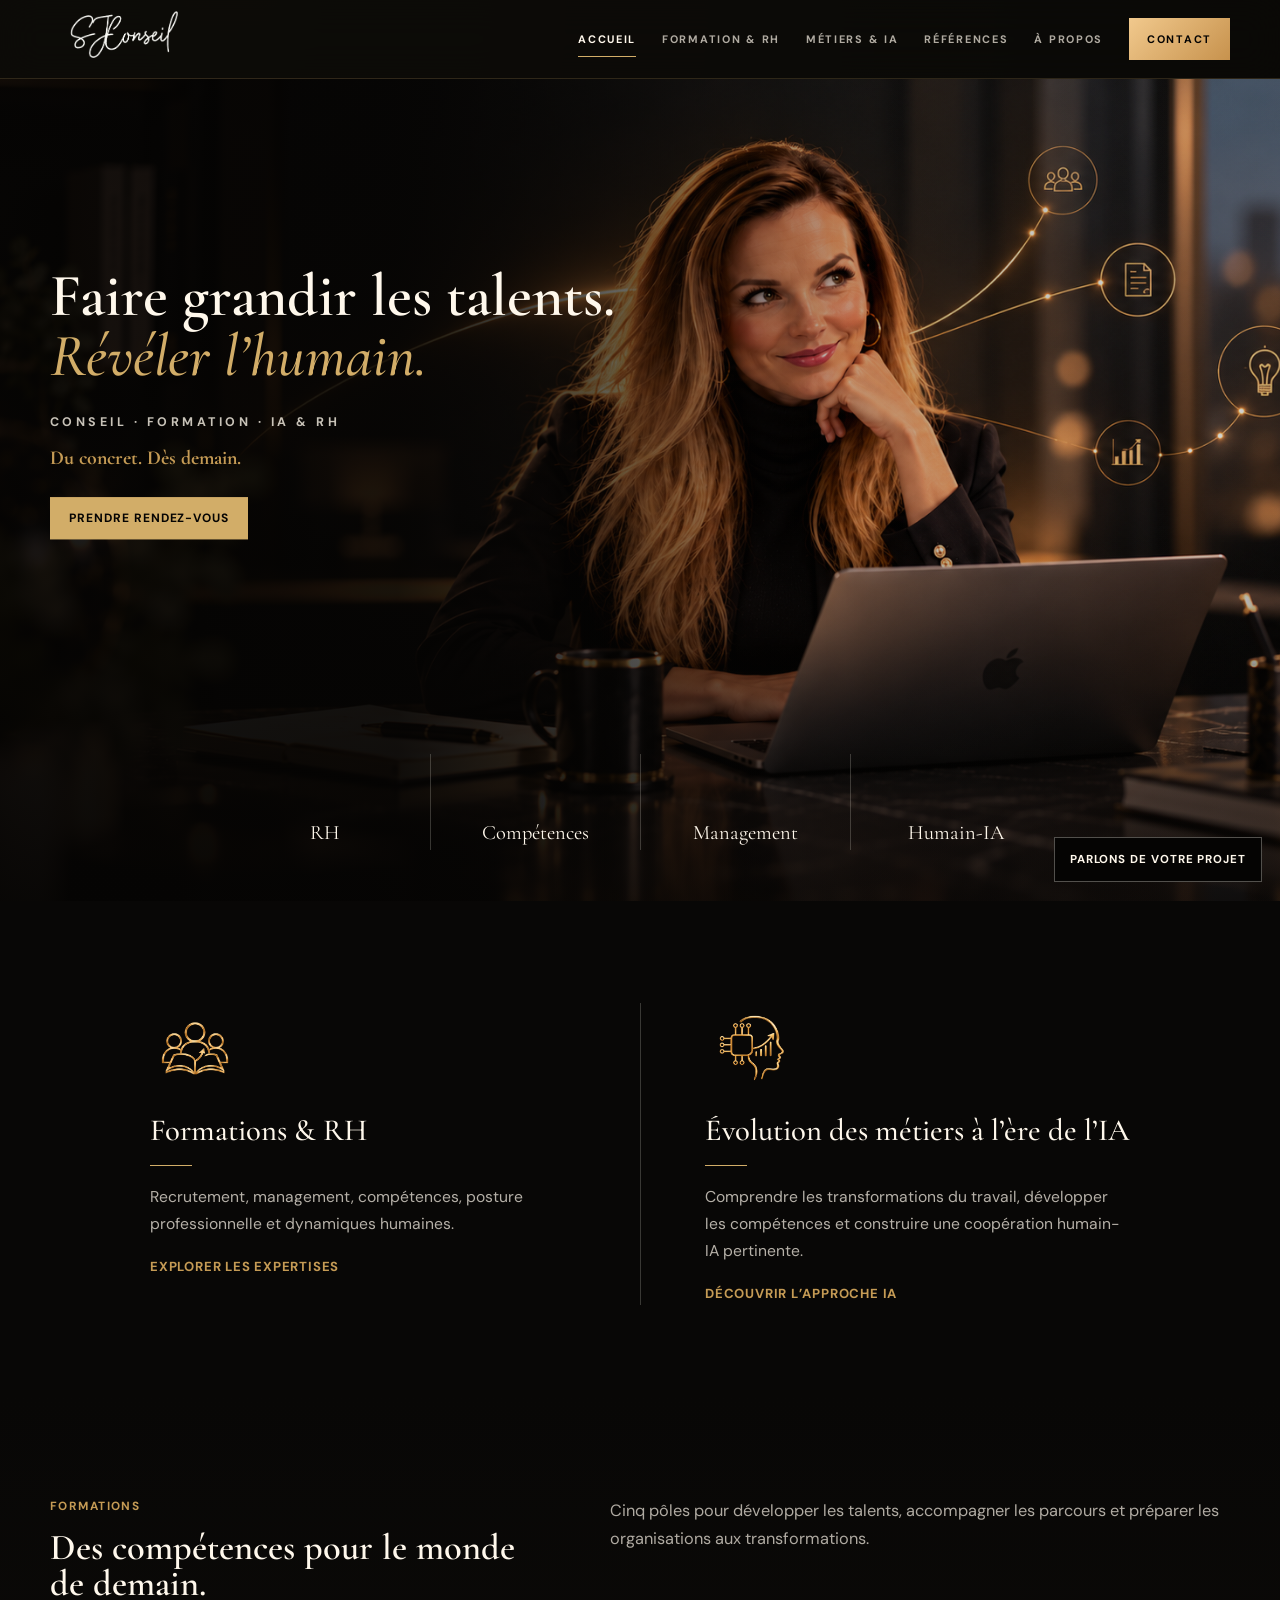
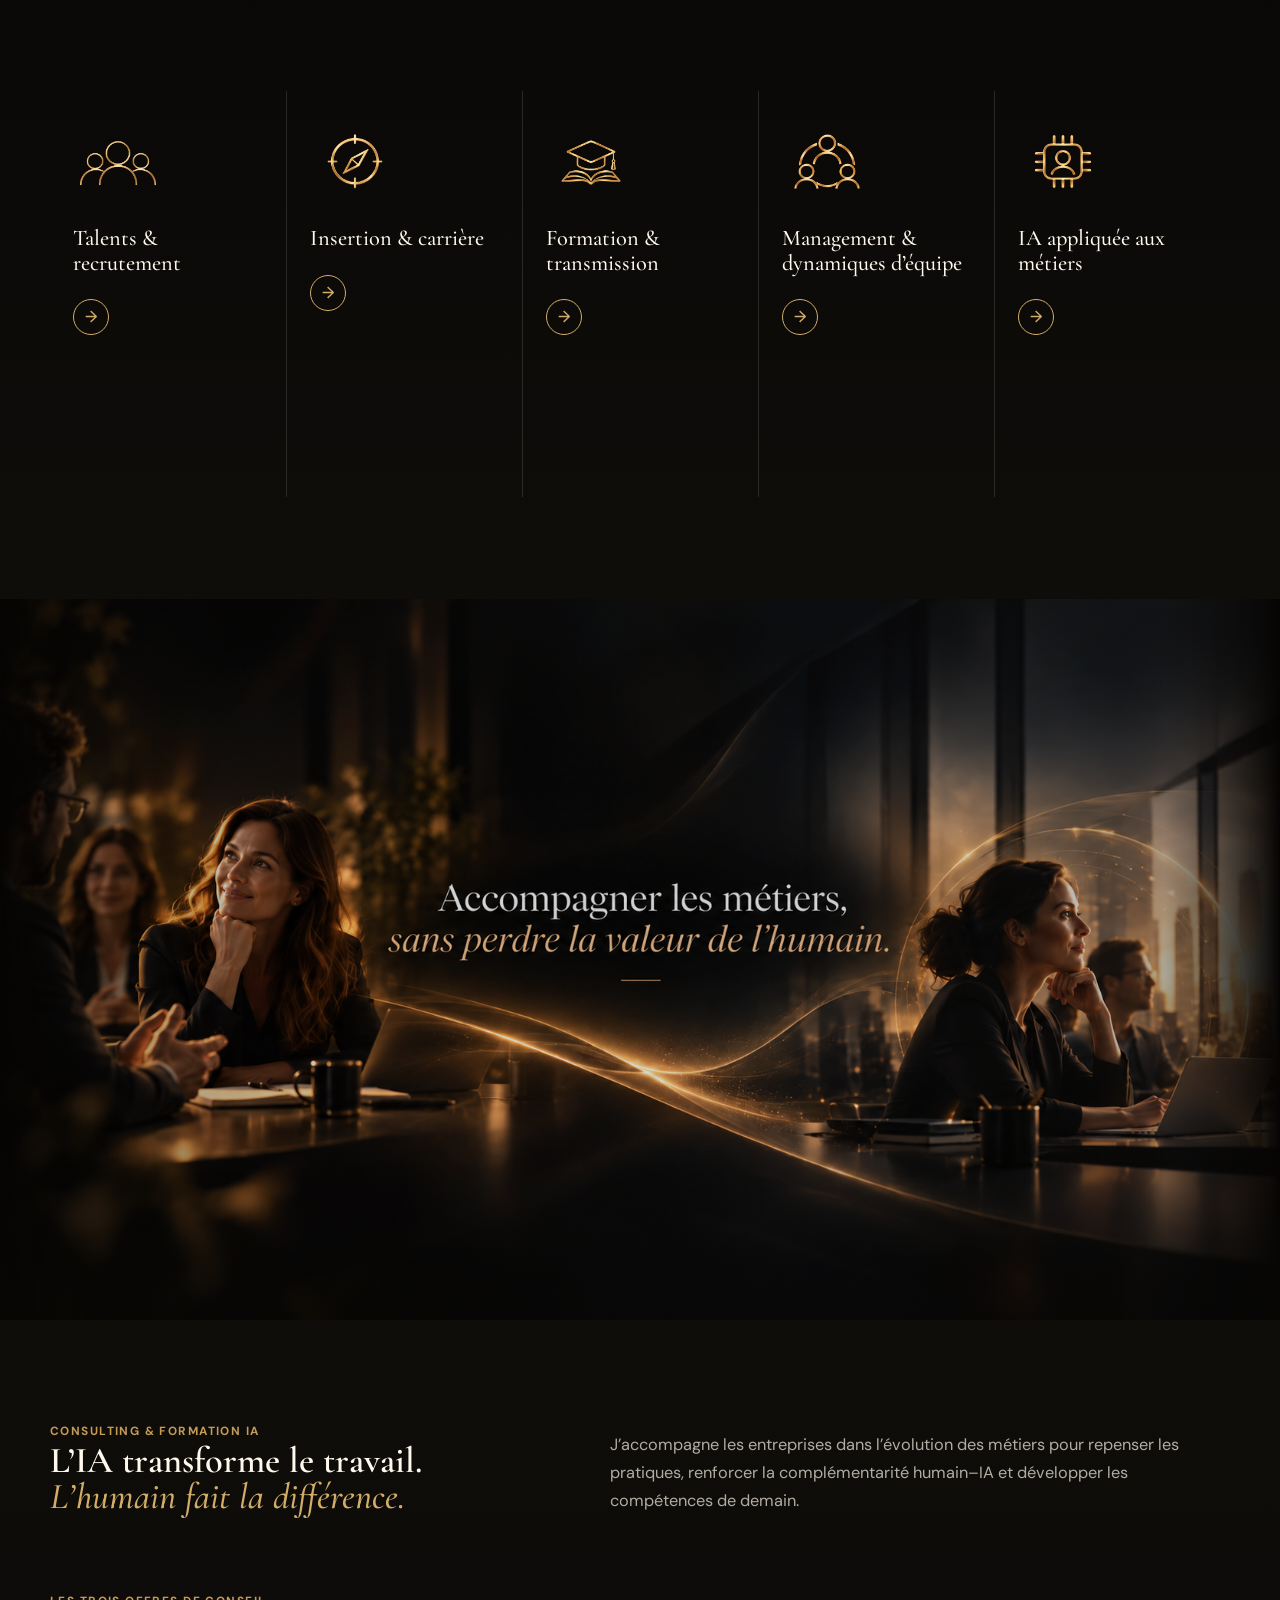
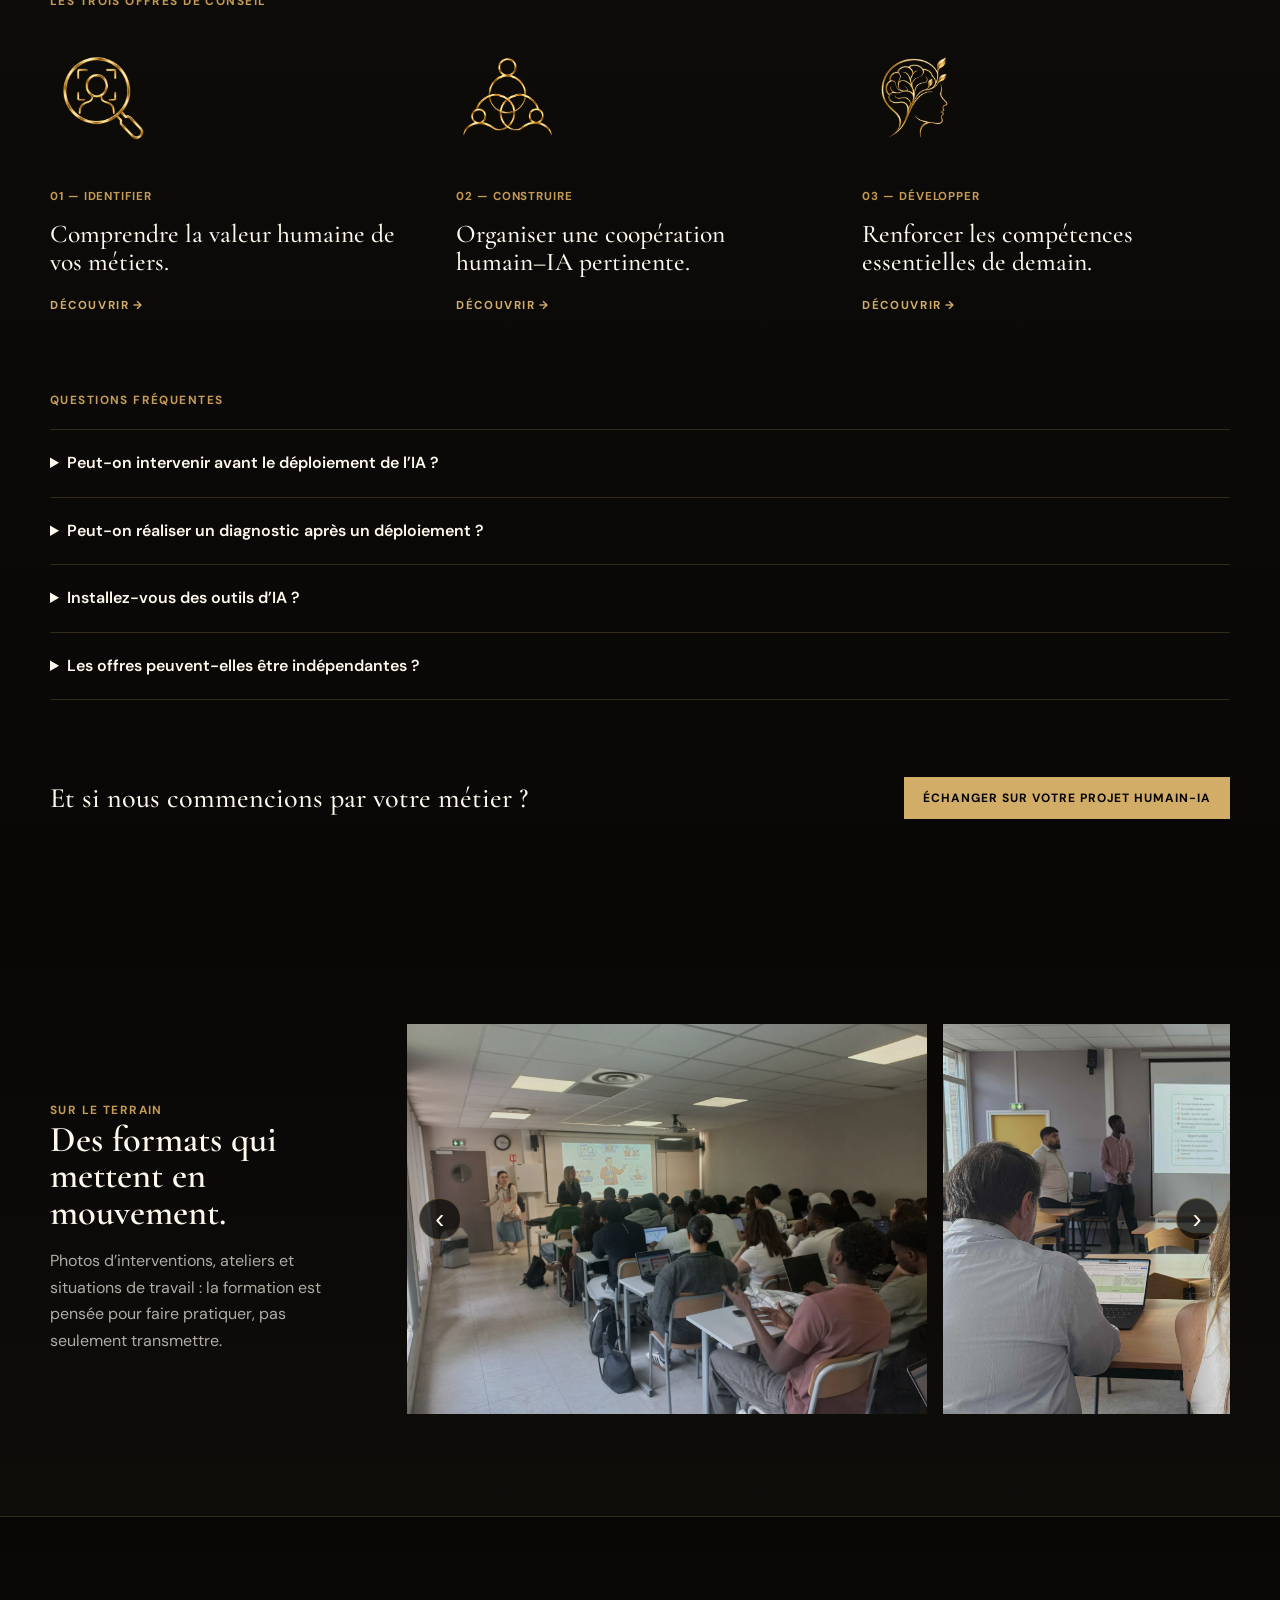
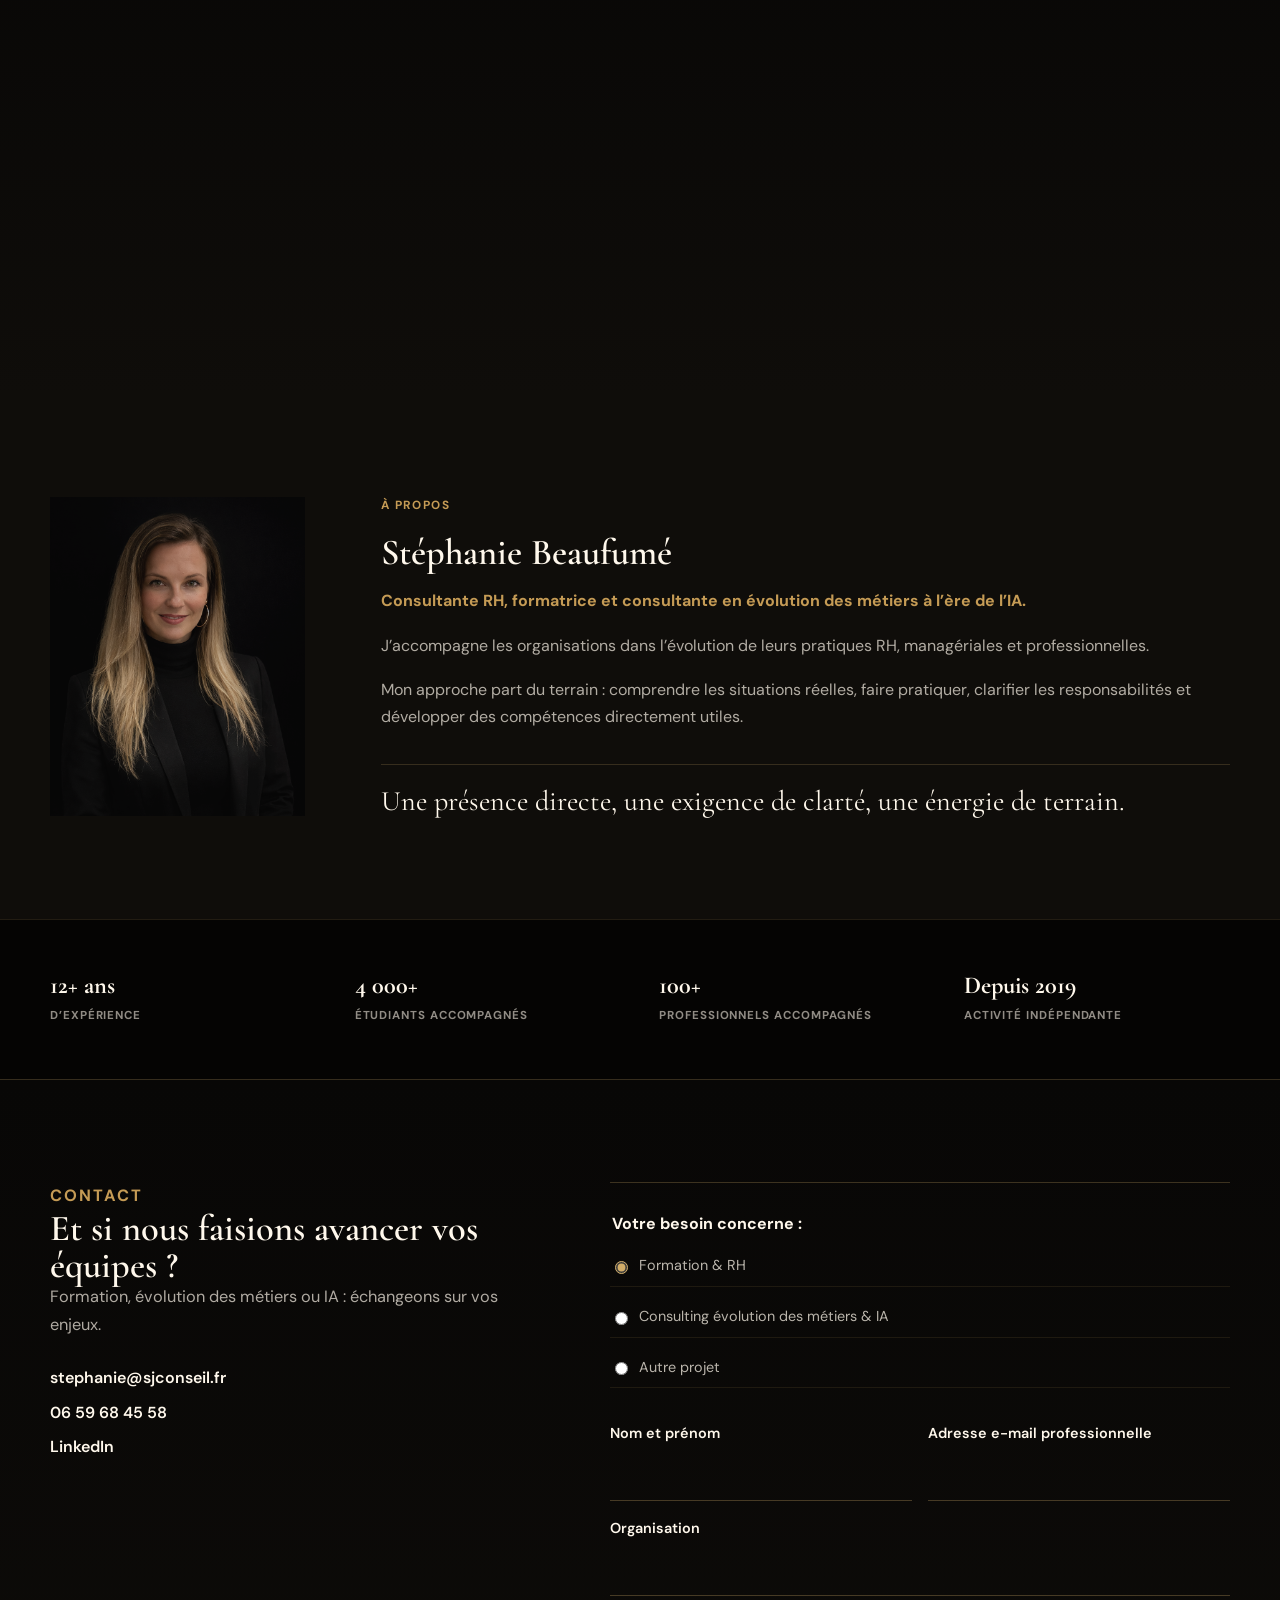
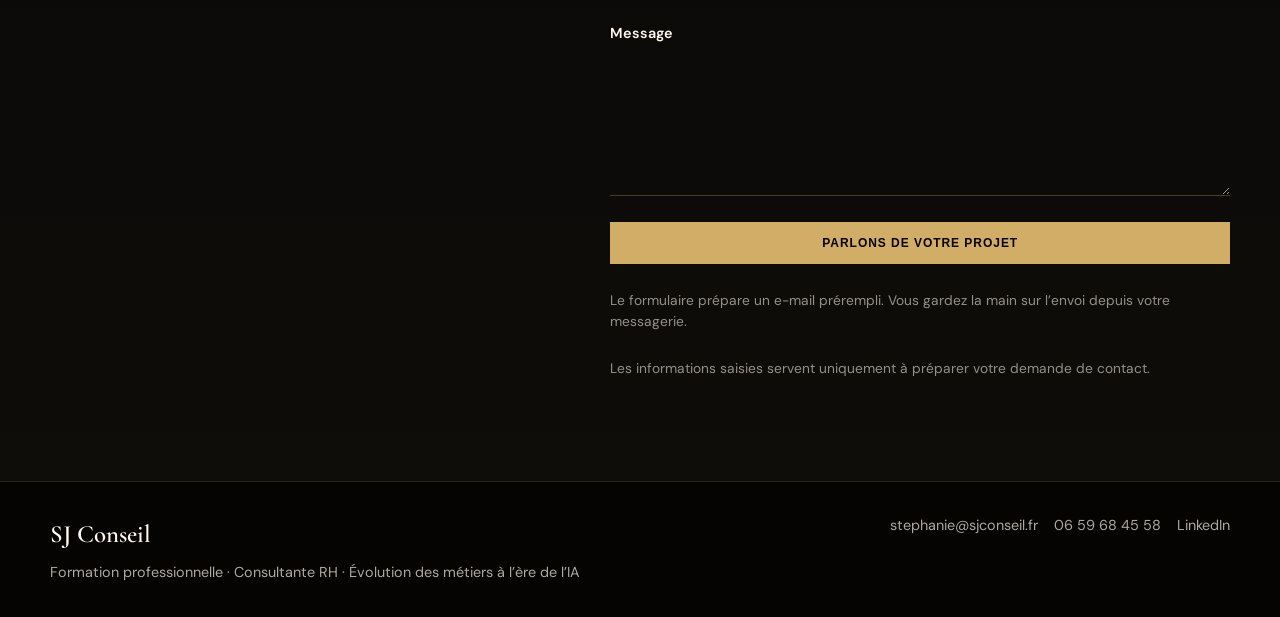
<file: index.html>
<!doctype html>
<html lang="fr">
  <head>
    <meta charset="utf-8">
    <meta name="viewport" content="width=device-width, initial-scale=1">
    <title>SJ Conseil - Formation RH et évolution des métiers à l’ère de l’IA</title>
    <meta name="description" content="SJ Conseil accompagne les organisations en formation RH, développement des compétences, consulting et formation en évolution des métiers à l’ère de l’IA.">
    <link rel="canonical" href="https://www.sjconseil.fr/">
    <meta property="og:type" content="website">
    <meta property="og:title" content="SJ Conseil - Formation RH et évolution des métiers à l’ère de l’IA">
    <meta property="og:description" content="Conseil et formation pour accompagner les talents, les équipes et les métiers dans un monde du travail en transformation.">
    <meta property="og:url" content="https://www.sjconseil.fr/">
    <meta property="og:image" content="https://www.sjconseil.fr/assets/hero-v3.png">
    <meta name="theme-color" content="#080706">
    <link rel="preconnect" href="https://fonts.googleapis.com">
    <link rel="preconnect" href="https://fonts.gstatic.com" crossorigin>
    <link href="https://fonts.googleapis.com/css2?family=Cormorant+Garamond:wght@500;600&family=DM+Sans:wght@400;500;600;700&display=swap" rel="stylesheet">
    <link rel="stylesheet" href="styles.css">
    <script type="application/ld+json">
      {
        "@context": "https://schema.org",
        "@type": "ProfessionalService",
        "name": "SJ Conseil",
        "url": "https://www.sjconseil.fr/",
        "email": "stephanie@sjconseil.fr",
        "telephone": "+33659684558",
        "founder": {
          "@type": "Person",
          "name": "Stéphanie Beaufumé",
          "jobTitle": "Consultante RH, formatrice et consultante en évolution des métiers à l’ère de l’IA"
        },
        "areaServed": "France",
        "serviceType": [
          "Formation professionnelle",
          "Conseil RH",
          "Évolution des métiers à l’ère de l’IA",
          "Formation IA RH"
        ]
      }
    </script>
  </head>
  <body>
    <header class="site-header" data-header>
      <div class="nav-shell">
        <a class="brand" href="#accueil" aria-label="Accueil SJ Conseil">
          <img src="assets/logo-SJConseil.png" alt="SJ Conseil" class="brand-logo" width="220" height="95" onerror="this.hidden=true;this.nextElementSibling.hidden=false">
          <span class="brand-fallback" hidden>SJ Conseil</span>
        </a>

        <nav class="desktop-nav" aria-label="Navigation principale">
          <a href="#accueil">Accueil</a>
          <a href="#formation-rh">Formation & RH</a>
          <a href="#cooperation-ia">Métiers & IA</a>
          <a href="#references">Références</a>
          <a href="#apropos">À propos</a>
          <a class="nav-cta" href="#contact">Contact</a>
        </nav>

        <button class="menu-toggle" type="button" aria-label="Ouvrir le menu" aria-expanded="false" data-menu-toggle>
          <span></span>
          <span></span>
        </button>
      </div>
    </header>

    <nav class="mobile-menu" aria-label="Navigation mobile" data-mobile-menu>
      <a href="#accueil">Accueil</a>
      <a href="#formation-rh">Formation & RH</a>
      <a href="#cooperation-ia">Métiers & IA</a>
      <a href="#references">Références</a>
      <a href="#apropos">À propos</a>
      <a href="#contact">Contact</a>
    </nav>

    <main>
      <section class="hero" id="accueil">
        <div class="hero-frame" data-reveal>
          <div class="hero-art" aria-hidden="true">
            <img src="assets/hero-v3.png" alt="" width="1672" height="941">
          </div>
          <div class="container hero-overlay">
            <div class="hero-copy">
              <h1>Faire grandir les talents. <span>Révéler l’humain.</span></h1>
              <p class="hero-tags">Conseil · Formation · IA & RH</p>
              <p class="signature"><strong>Du concret. Dès demain.</strong></p>
              <a class="button hero-cta" href="#contact">Prendre rendez-vous</a>
            </div>
            <div class="hero-pillar-strip" aria-label="Domaines d’intervention">
              <a href="#formation-rh"><span>RH</span></a>
              <a href="#formation-rh"><span>Compétences</span></a>
              <a href="#formation-rh"><span>Management</span></a>
              <a href="#cooperation-ia"><span>Humain-IA</span></a>
            </div>
          </div>
        </div>
      </section>

      <section class="choice-section" aria-label="Deux entrées SJ Conseil">
        <div class="container hero-universes" data-reveal>
          <a class="universe-panel" href="#formation-rh">
            <img class="pole-icon" src="assets/picto-pole-formation-rh.png" alt="" width="1254" height="1254" loading="lazy">
            <div>
              <h3>Formations & RH</h3>
              <p>Recrutement, management, compétences, posture professionnelle et dynamiques humaines.</p>
              <em>Explorer les expertises</em>
            </div>
          </a>

          <a class="universe-panel" href="#cooperation-ia">
            <img class="pole-icon" src="assets/picto-pole-ia-metiers.png" alt="" width="1254" height="1254" loading="lazy">
            <div>
              <h3>Évolution des métiers à l’ère de l’IA</h3>
              <p>Comprendre les transformations du travail, développer les compétences et construire une coopération humain-IA pertinente.</p>
              <em>Découvrir l’approche IA</em>
            </div>
          </a>
        </div>
      </section>

      <section class="section formation-section" id="formation-rh">
        <div class="container two-columns">
          <div class="section-title" data-reveal>
            <p class="eyebrow">Formations</p>
            <h2>Des compétences pour le monde de demain.</h2>
          </div>
          <div class="copy-stack" data-reveal>
            <p>Cinq pôles pour développer les talents, accompagner les parcours et préparer les organisations aux transformations.</p>
          </div>
        </div>

        <div class="container expertise-grid" aria-label="Les cinq pôles Formation et RH" data-reveal>
          <article class="expertise-card">
            <img src="assets/picto-expertise-recrutement.png" alt="" width="1254" height="1254" loading="lazy">
            <h3>Talents & recrutement</h3>
            <p>Recrutement, sourcing, marque employeur, expérience candidat, sélection et évolution des pratiques RH.</p>
          </article>
          <article class="expertise-card">
            <img src="assets/picto-expertise-carriere.png" alt="" width="1254" height="1254" loading="lazy">
            <h3>Insertion & carrière</h3>
            <p>Projet professionnel, employabilité, CV, LinkedIn, pitch, entretiens et accompagnement des parcours.</p>
          </article>
          <article class="expertise-card">
            <img src="assets/picto-expertise-formation.png" alt="" width="1254" height="1254" loading="lazy">
            <h3>Formation & transmission</h3>
            <p>Ingénierie pédagogique, pédagogies actives, animation d’ateliers et formation de formateurs.</p>
          </article>
          <article class="expertise-card">
            <img src="assets/picto-expertise-management.png" alt="" width="1254" height="1254" loading="lazy">
            <h3>Management & dynamiques d’équipe</h3>
            <p>Leadership, communication, collaboration, intelligence collective et accompagnement du changement.</p>
          </article>
          <article class="expertise-card">
            <img src="assets/picto-expertise-ia.png" alt="" width="1254" height="1254" loading="lazy">
            <h3>IA appliquée aux métiers</h3>
            <p>Prompting, usages professionnels de l’IA, IA appliquée aux RH, risques, limites et bonnes pratiques.</p>
          </article>
        </div>
      </section>

      <section class="transition-hero" aria-label="L’humain au cœur de la transformation">
        <img src="assets/transition-humain-ia.png" alt="Accompagner les métiers sans perdre la valeur de l’humain" width="1672" height="941" loading="lazy">
      </section>

      <section class="section ai-section" id="cooperation-ia">
        <div class="container ai-hero">
          <div data-reveal>
            <p class="eyebrow">Consulting & formation IA</p>
            <h2>L’IA transforme le travail. <span>L’humain fait la différence.</span></h2>
          </div>
          <p data-reveal>J’accompagne les entreprises dans l’évolution des métiers pour repenser les pratiques, renforcer la complémentarité humain–IA et développer les compétences de demain.</p>
        </div>

        <div class="container offer-intro" data-reveal>
          <p class="eyebrow">Les trois offres de conseil</p>
        </div>

        <div class="container offer-grid" aria-label="Trois offres d’évolution des métiers à l’ère de l’IA" data-reveal>
          <article class="offer-card" id="identifier">
            <img class="offer-icon" src="assets/picto-offre-identifier.png" alt="" width="1254" height="1254" loading="lazy">
            <span>01 — Identifier</span>
            <h3>Comprendre la valeur humaine de vos métiers.</h3>
            <details>
              <summary>Découvrir</summary>
              <ul>
                <li>Cartographier les activités.</li>
                <li>Repérer les contributions humaines.</li>
                <li>Identifier les points de vigilance.</li>
              </ul>
            </details>
          </article>
          <article class="offer-card" id="construire">
            <img class="offer-icon" src="assets/picto-offre-construire.png" alt="" width="1254" height="1254" loading="lazy">
            <span>02 — Construire</span>
            <h3>Organiser une coopération humain–IA pertinente.</h3>
            <details>
              <summary>Découvrir</summary>
              <ul>
                <li>Définir les situations prioritaires.</li>
                <li>Clarifier les responsabilités.</li>
                <li>Tester des méthodes concrètes.</li>
              </ul>
            </details>
          </article>
          <article class="offer-card" id="developper">
            <img class="offer-icon" src="assets/picto-offre-developper.png" alt="" width="1254" height="1254" loading="lazy">
            <span>03 — Développer</span>
            <h3>Renforcer les compétences essentielles de demain.</h3>
            <details>
              <summary>Découvrir</summary>
              <ul>
                <li>Développer le discernement.</li>
                <li>Renforcer la créativité.</li>
                <li>Structurer la décision.</li>
              </ul>
            </details>
          </article>
        </div>

        <div class="container faq-section" data-reveal>
          <p class="eyebrow">Questions fréquentes</p>
          <details>
            <summary>Peut-on intervenir avant le déploiement de l’IA ?</summary>
            <p>Oui. C’est souvent le bon moment pour clarifier les activités, les responsabilités et les compétences à préserver.</p>
          </details>
          <details>
            <summary>Peut-on réaliser un diagnostic après un déploiement ?</summary>
            <p>Oui. L’objectif est alors de comprendre les usages réels, les ajustements nécessaires et les compétences à renforcer.</p>
          </details>
          <details>
            <summary>Installez-vous des outils d’IA ?</summary>
            <p>Non. L’accompagnement porte sur les usages, les pratiques métiers, les responsabilités et les compétences humaines.</p>
          </details>
          <details>
            <summary>Les offres peuvent-elles être indépendantes ?</summary>
            <p>Oui. Conseil, cadrage des usages et formation peuvent être mobilisés séparément ou combinés selon votre situation.</p>
          </details>
        </div>

        <div class="container ai-final-cta" data-reveal>
          <h3>Et si nous commencions par votre métier ?</h3>
          <a class="button" href="#contact" data-need="diagnostic">Échanger sur votre projet humain-IA</a>
        </div>
      </section>

      <section class="section field-section" id="terrain">
        <div class="container field-layout" data-reveal>
          <div>
            <p class="eyebrow">Sur le terrain</p>
            <h2>Des formats qui mettent en mouvement.</h2>
            <p>Photos d’interventions, ateliers et situations de travail : la formation est pensée pour faire pratiquer, pas seulement transmettre.</p>
          </div>
          <div class="field-carousel" aria-label="Photos d’interventions SJ Conseil" data-field-carousel>
            <button class="field-nav field-nav-prev" type="button" aria-label="Photo précédente" data-carousel-prev>‹</button>
            <div class="field-track" tabindex="0">
              <figure class="field-slide"><img src="assets/photos-terrain/intervention-groupe-etudiants.JPG" alt="Intervention auprès d’un groupe d’étudiants" width="1600" height="1200" loading="lazy"></figure>
              <figure class="field-slide"><img src="assets/photos-terrain/restitution-etudiants.jpeg" alt="Restitution d’étudiants devant un écran" width="2048" height="1536" loading="lazy"></figure>
              <figure class="field-slide field-slide-portrait"><img src="assets/photos-terrain/session-travail-equipe.jpeg" alt="Session de travail en équipe autour des pratiques métier" width="1200" height="1600" loading="lazy"></figure>
              <figure class="field-slide field-slide-portrait"><img src="assets/photos-terrain/conference-ia-rh.jpeg" alt="Conférence sur l’IA et les pratiques RH" width="1280" height="1707" loading="lazy"></figure>
              <figure class="field-slide"><img src="assets/photos-terrain/formation-ia-appliquee.jpeg" alt="Animation d’une formation sur l’IA appliquée" width="1600" height="1200" loading="lazy"></figure>
              <figure class="field-slide field-slide-portrait"><img src="assets/photos-terrain/atelier-developpement-rh.jpeg" alt="Supports et feuilles de travail en atelier RH" width="1170" height="2080" loading="lazy"></figure>
              <figure class="field-slide field-slide-portrait"><img src="assets/photos-terrain/atelier-ia-controle-social.jpg" alt="Atelier de travail autour de l’IA et du contrôle social" width="3024" height="4032" loading="lazy"></figure>
              <figure class="field-slide"><img src="assets/photos-terrain/groupe-formation-rh.jpg" alt="Groupe en formation RH autour d’une table" width="1600" height="1200" loading="lazy"></figure>
              <figure class="field-slide"><img src="assets/photos-terrain/animation-amphi-etudiants.JPG" alt="Animation d’une session auprès d’étudiants" width="1600" height="1200" loading="lazy"></figure>
              <figure class="field-slide"><img src="assets/photos-terrain/matinale-ia-equipe.jpg" alt="Matinale IA avec une équipe professionnelle" width="1600" height="1200" loading="lazy"></figure>
            </div>
            <button class="field-nav field-nav-next" type="button" aria-label="Photo suivante" data-carousel-next>›</button>
          </div>
        </div>
      </section>

      <section class="section references-section" id="references">
        <div class="container section-intro" data-reveal>
          <p class="eyebrow">Références</p>
          <h2>Des collaborations avec écoles, entreprises et organisations.</h2>
        </div>
        <div class="container logo-carousel" aria-label="Logos partenaires" data-logo-carousel data-reveal>
          <button class="logo-nav logo-nav-prev" type="button" aria-label="Logo précédent" data-logo-prev>‹</button>
          <div class="logo-track" tabindex="0">
            <img src="assets/logo-ISCOD.png" alt="ISCOD" loading="lazy">
            <img src="assets/logo-ENGDE.jpg" alt="ENGDE" loading="lazy">
            <img src="assets/logo-EFFICOM.png" alt="EFFICOM" loading="lazy">
            <img src="assets/logo-PPA.png" alt="PPA Business School" loading="lazy">
            <img src="assets/logo-PPA-Sport.jpg" alt="PPA Sport" loading="lazy">
            <img src="assets/logo-EFAB.svg" alt="EFAB" loading="lazy">
            <img src="assets/logo-Saint-Aspais.png" alt="Saint-Aspais" loading="lazy">
            <img src="assets/logo-inseec.png" alt="INSEEC" loading="lazy">
            <img src="assets/logo-epitech-digital.jpeg" alt="Epitech Digital" loading="lazy">
            <img src="assets/logo-EDC.webp" alt="EDC Paris Business School" loading="lazy">
            <img src="assets/logo-CERFAL.jpg" alt="Cerfal" loading="lazy">
          </div>
          <button class="logo-nav logo-nav-next" type="button" aria-label="Logo suivant" data-logo-next>›</button>
        </div>
      </section>

      <section class="section about-section" id="apropos">
        <div class="container about-layout">
          <figure class="portrait" data-reveal>
            <img src="assets/Photo Stephanie.png" alt="Stéphanie Beaufumé, consultante RH et formatrice" width="1024" height="1024" loading="lazy">
          </figure>
          <div class="about-copy" data-reveal>
            <p class="eyebrow">À propos</p>
            <h2>Stéphanie Beaufumé</h2>
            <p class="about-role">Consultante RH, formatrice et consultante en évolution des métiers à l’ère de l’IA.</p>
            <p>J’accompagne les organisations dans l’évolution de leurs pratiques RH, managériales et professionnelles.</p>
            <p>Mon approche part du terrain : comprendre les situations réelles, faire pratiquer, clarifier les responsabilités et développer des compétences directement utiles.</p>
            <blockquote>Une présence directe, une exigence de clarté, une énergie de terrain.</blockquote>
          </div>
        </div>
      </section>

      <section class="proof-section" aria-label="Chiffres clés SJ Conseil">
        <div class="container proof-grid" data-reveal>
          <p><strong>12+ ans</strong><span>d’expérience</span></p>
          <p><strong>4 000+</strong><span>étudiants accompagnés</span></p>
          <p><strong>100+</strong><span>professionnels accompagnés</span></p>
          <p><strong>Depuis 2019</strong><span>activité indépendante</span></p>
        </div>
      </section>

      <section class="section contact-section" id="contact">
        <div class="container contact-layout">
          <div data-reveal>
            <p class="eyebrow">Contact</p>
            <h2>Et si nous faisions avancer vos équipes ?</h2>
            <p>Formation, évolution des métiers ou IA : échangeons sur vos enjeux.</p>
            <address class="contact-line">
              <a href="mailto:stephanie@sjconseil.fr">stephanie@sjconseil.fr</a>
              <a href="tel:+33659684558">06 59 68 45 58</a>
              <a href="https://www.linkedin.com/in/stephaniebeaufume/" target="_blank" rel="noopener noreferrer">LinkedIn</a>
            </address>
          </div>

          <form class="contact-form" data-contact-form data-reveal>
            <label class="honeypot">Site web
              <input type="text" name="website" tabindex="-1" autocomplete="off">
            </label>
            <fieldset>
              <legend>Votre besoin concerne :</legend>
              <label><input type="radio" name="need" value="Formation & RH" checked> Formation & RH</label>
              <label><input type="radio" name="need" value="Consulting évolution des métiers & IA"> Consulting évolution des métiers & IA</label>
              <label><input type="radio" name="need" value="Autre projet"> Autre projet</label>
            </fieldset>
            <div class="form-grid">
              <label>Nom et prénom
                <input type="text" name="name" autocomplete="name" required>
              </label>
              <label>Adresse e-mail professionnelle
                <input type="email" name="email" autocomplete="email" required>
              </label>
              <label>Organisation
                <input type="text" name="organization" autocomplete="organization">
              </label>
            </div>
            <label>Message
              <textarea name="message" rows="5" required></textarea>
            </label>
            <button class="button" type="submit">Parlons de votre projet</button>
            <p class="form-status" data-form-status aria-live="polite">Le formulaire prépare un e-mail prérempli. Vous gardez la main sur l’envoi depuis votre messagerie.</p>
            <p class="privacy-note">Les informations saisies servent uniquement à préparer votre demande de contact.</p>
          </form>
        </div>
      </section>
    </main>

    <footer class="site-footer">
      <div class="container footer-layout">
        <div>
          <a class="footer-brand" href="#accueil">SJ Conseil</a>
          <p>Formation professionnelle · Consultante RH · Évolution des métiers à l’ère de l’IA</p>
        </div>
        <div class="footer-links">
          <a href="mailto:stephanie@sjconseil.fr">stephanie@sjconseil.fr</a>
          <a href="tel:+33659684558">06 59 68 45 58</a>
          <a href="https://www.linkedin.com/in/stephaniebeaufume/" target="_blank" rel="noopener noreferrer">LinkedIn</a>
        </div>
      </div>
    </footer>

    <a class="floating-contact" href="#contact" data-need="formation" aria-label="Aller au contact">Parlons de votre projet</a>
    <script src="script.js"></script>
  </body>
</html>
</file>
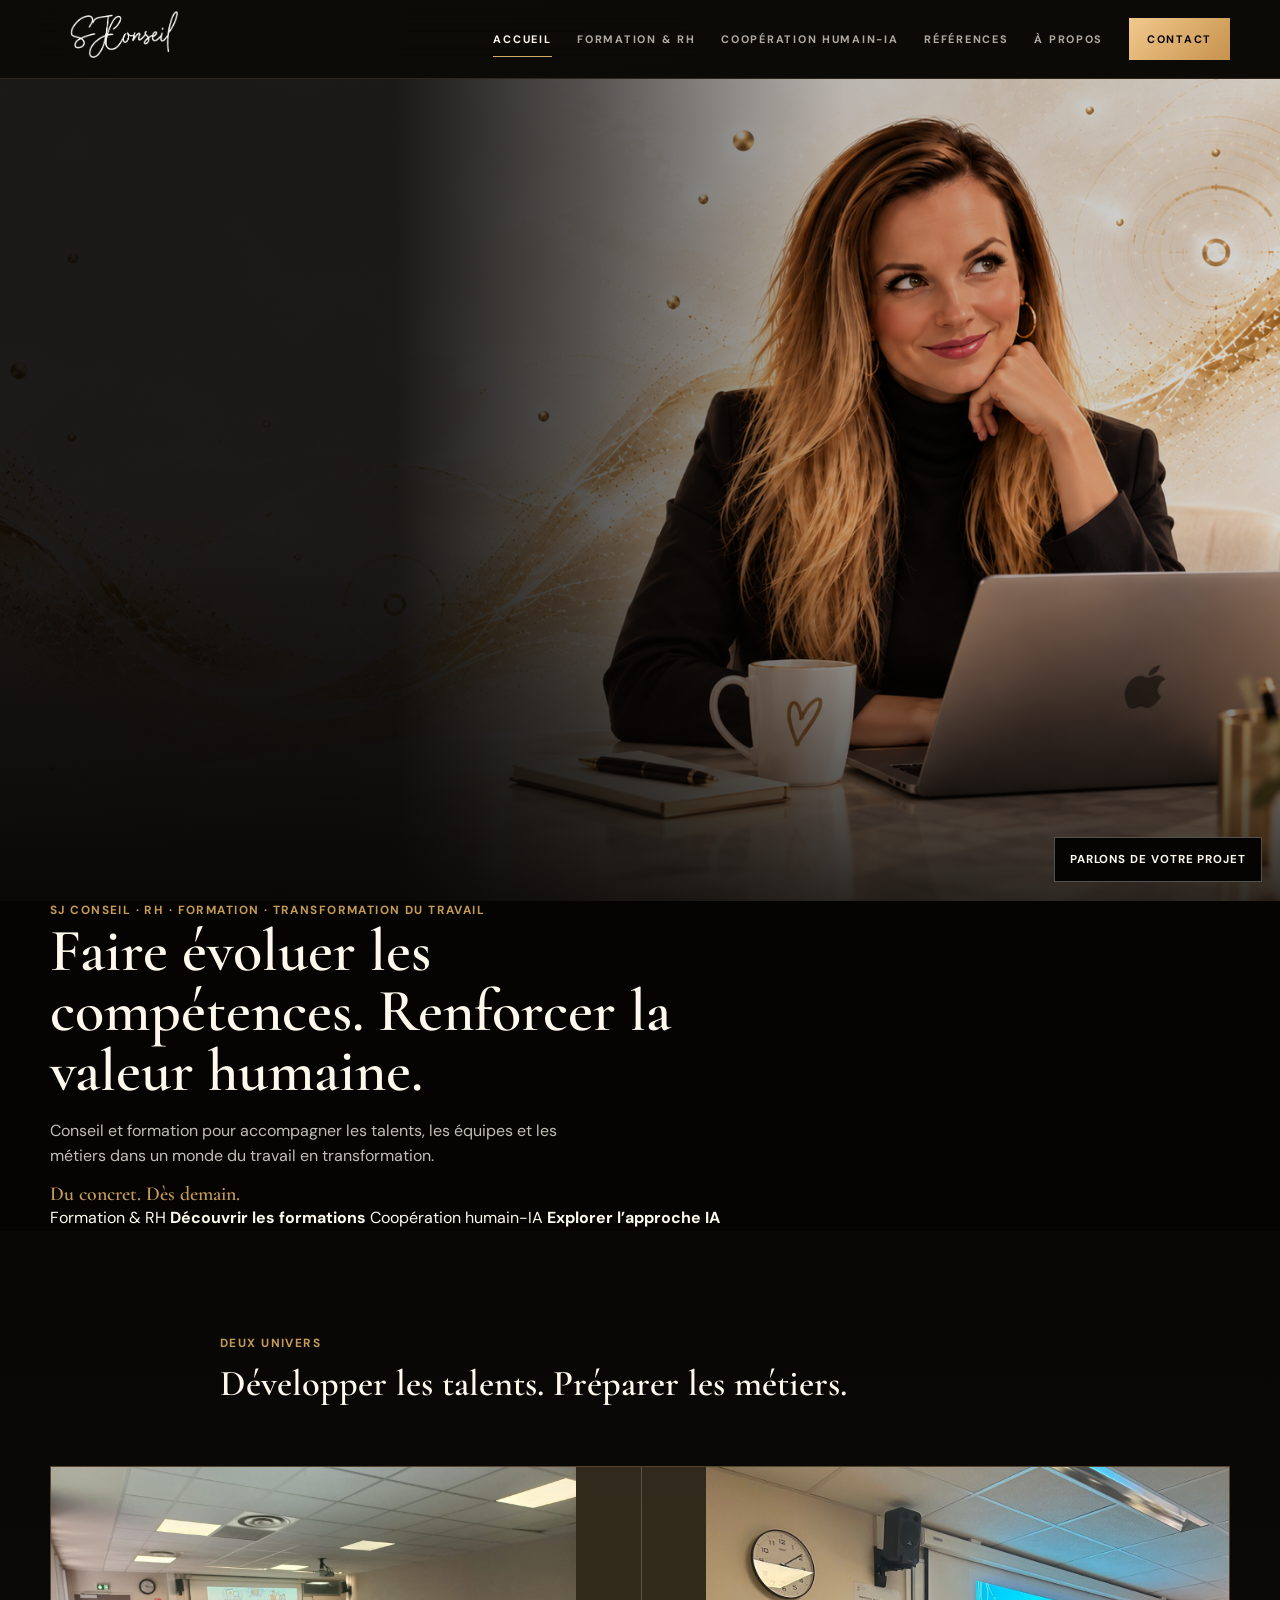
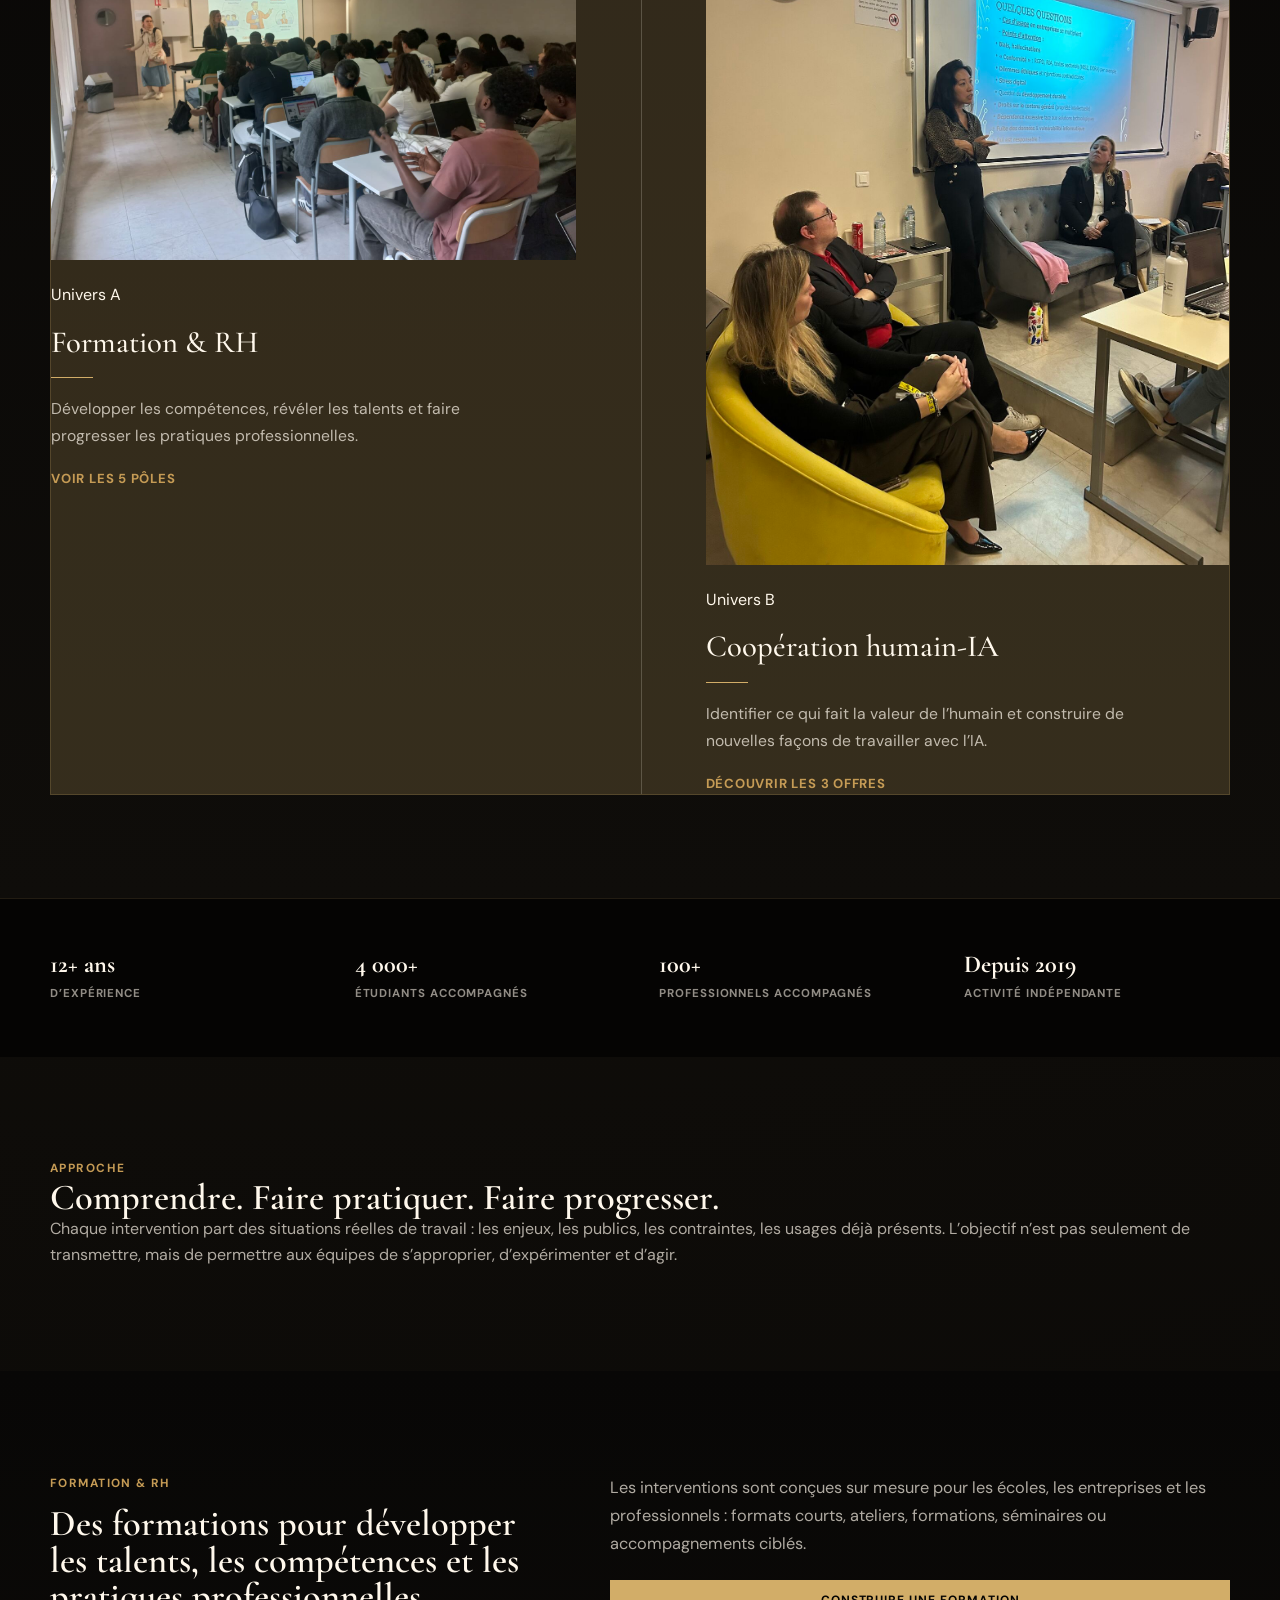
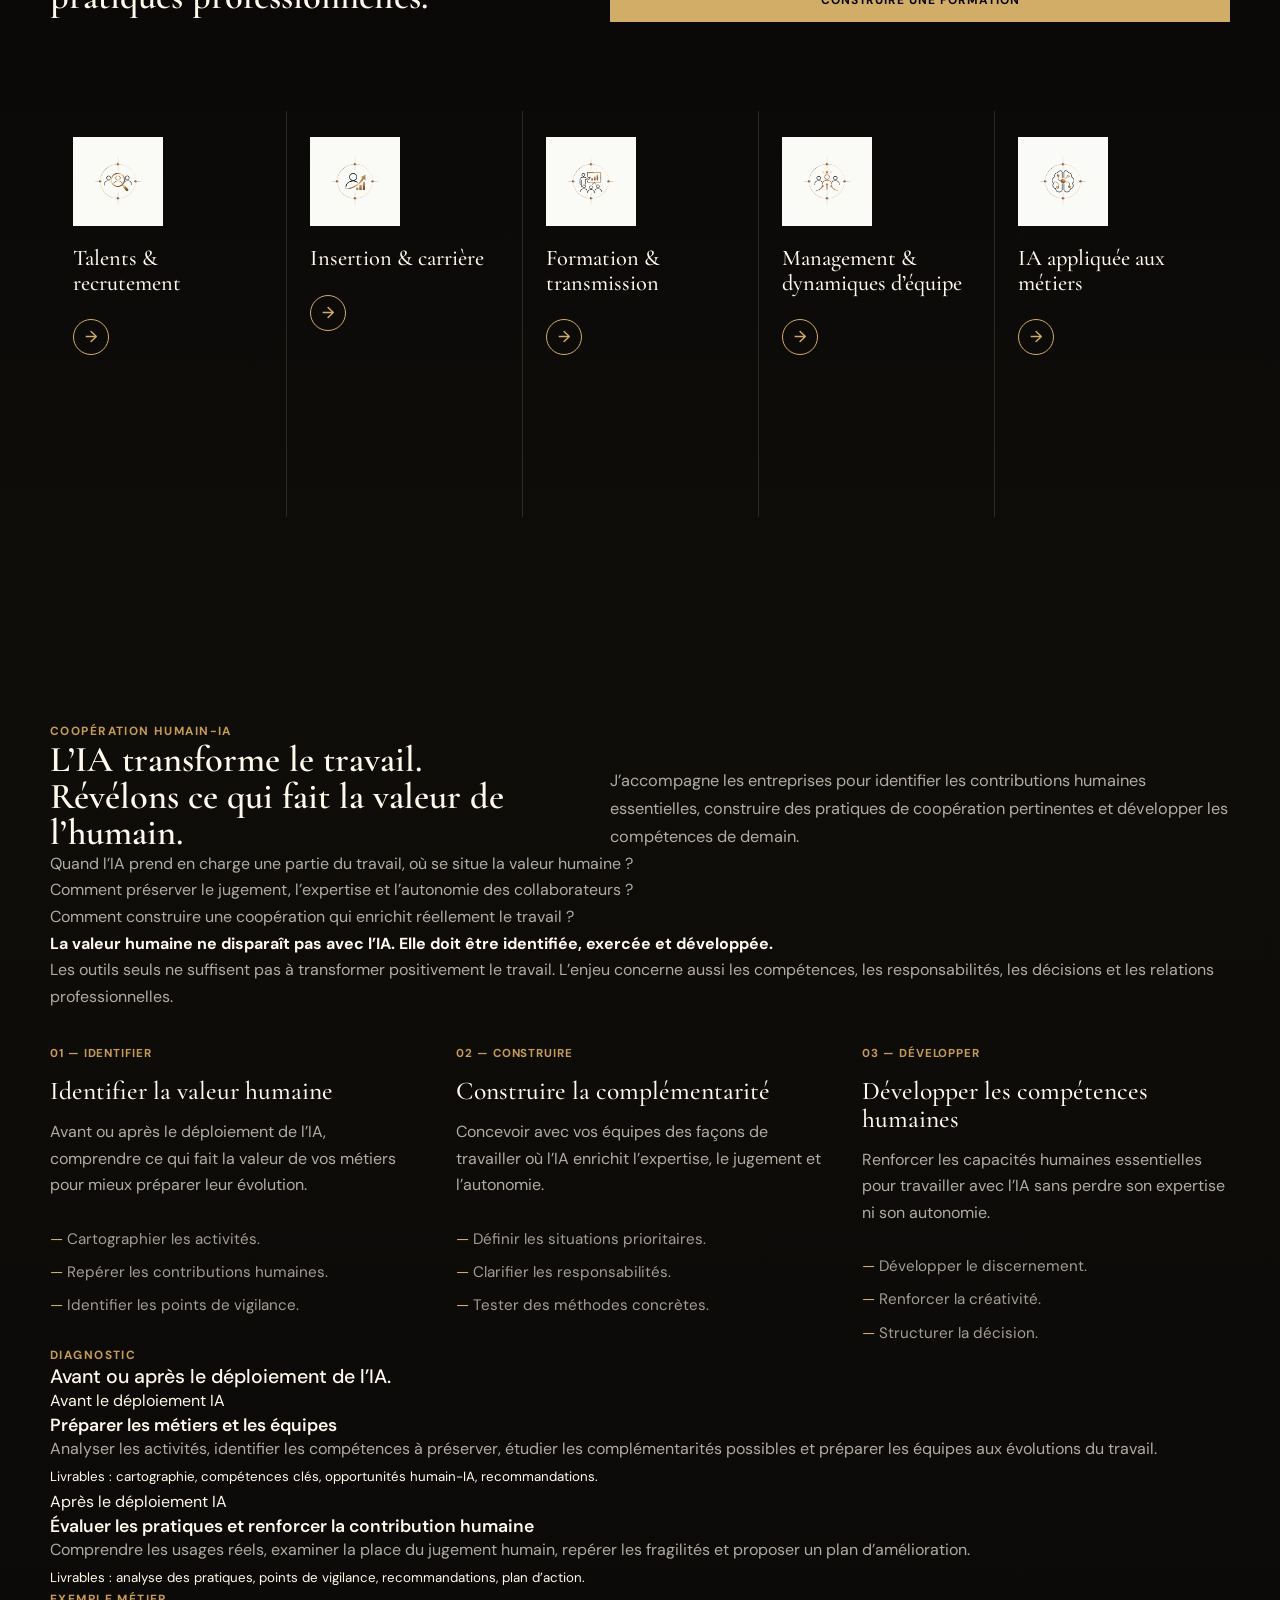
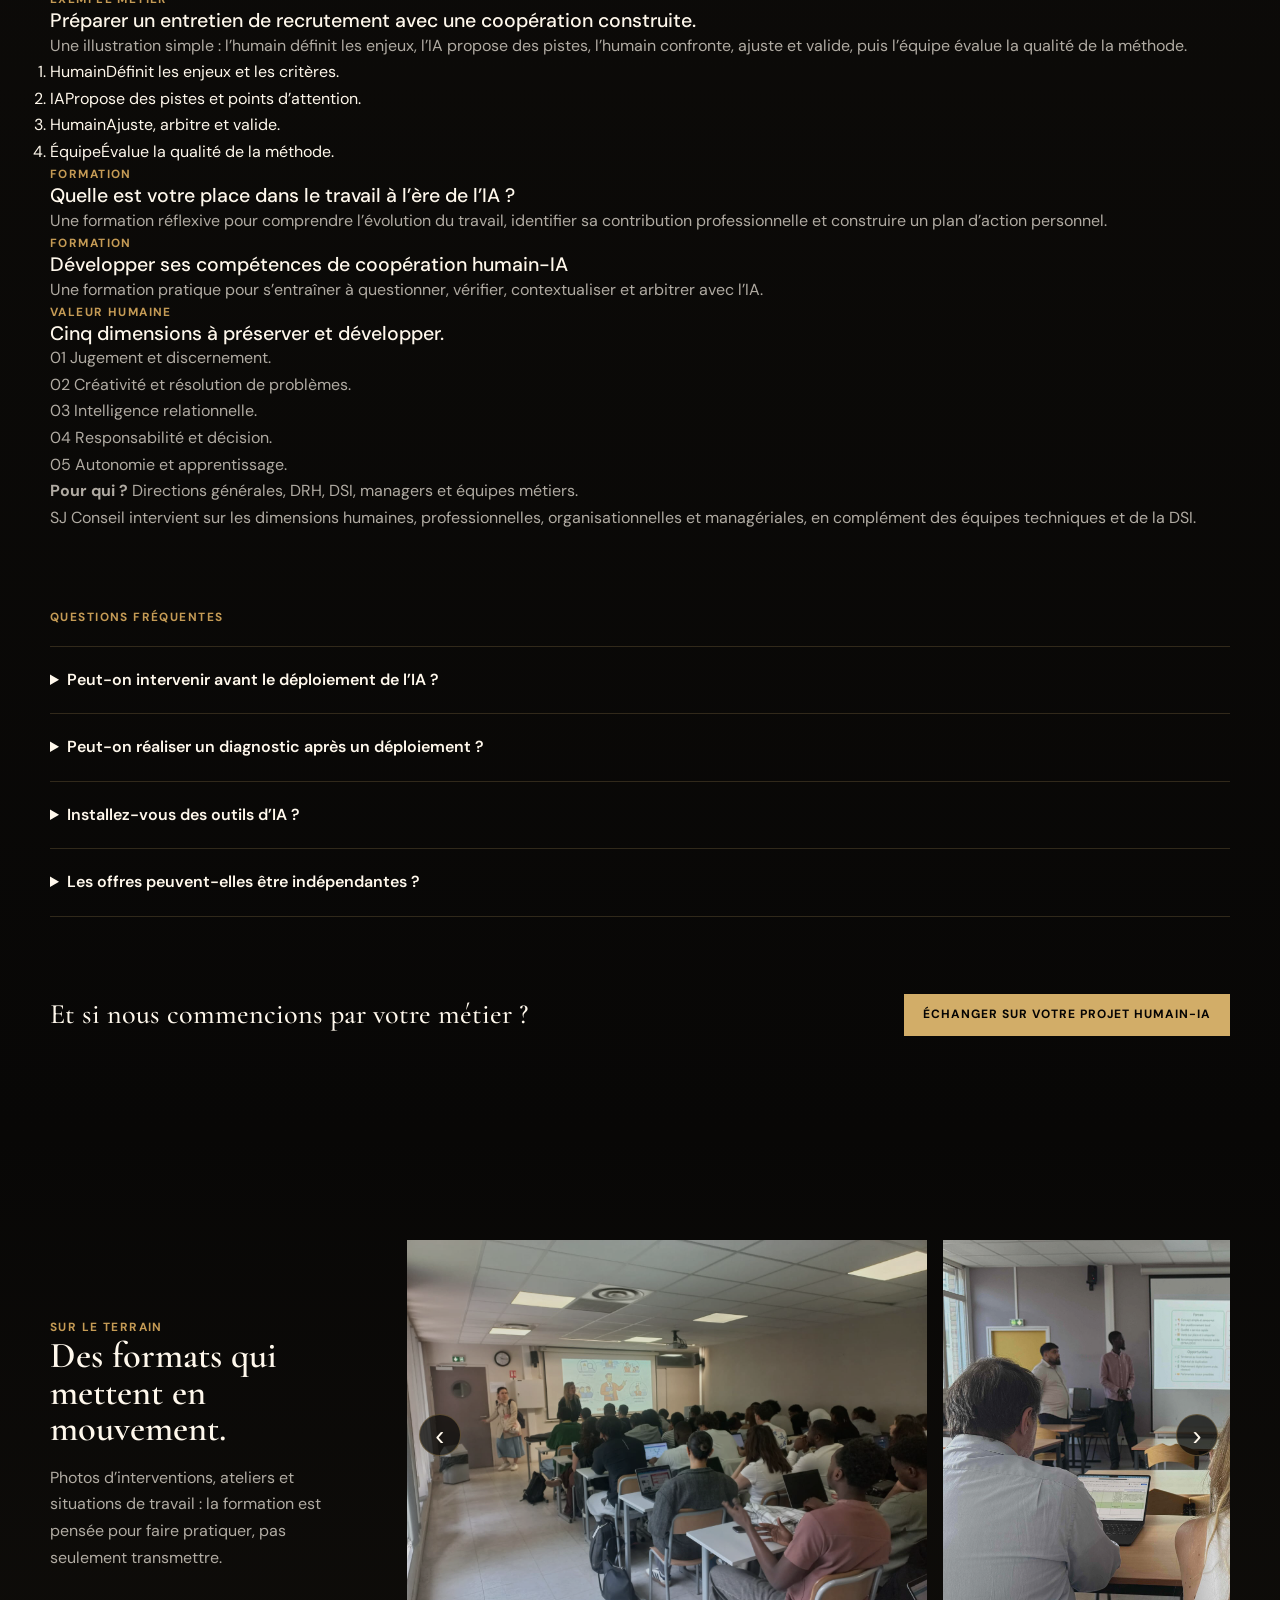
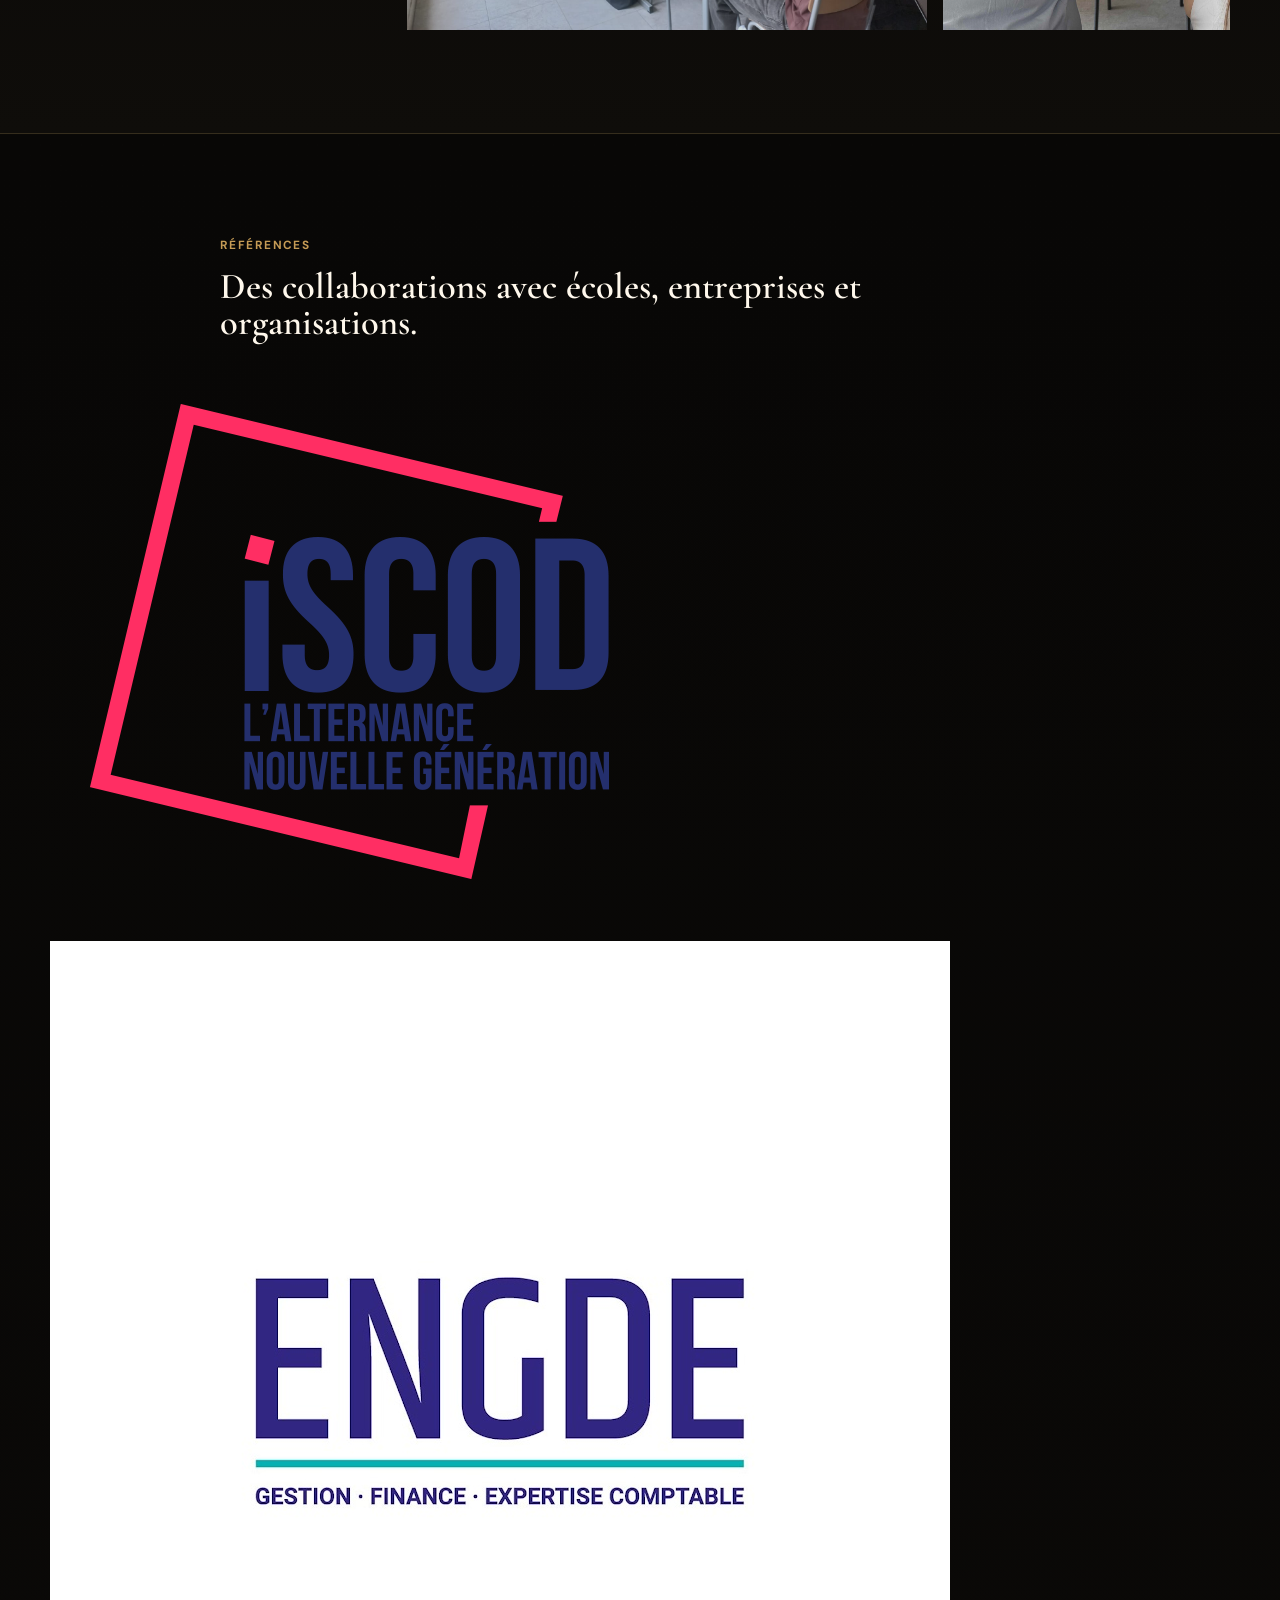
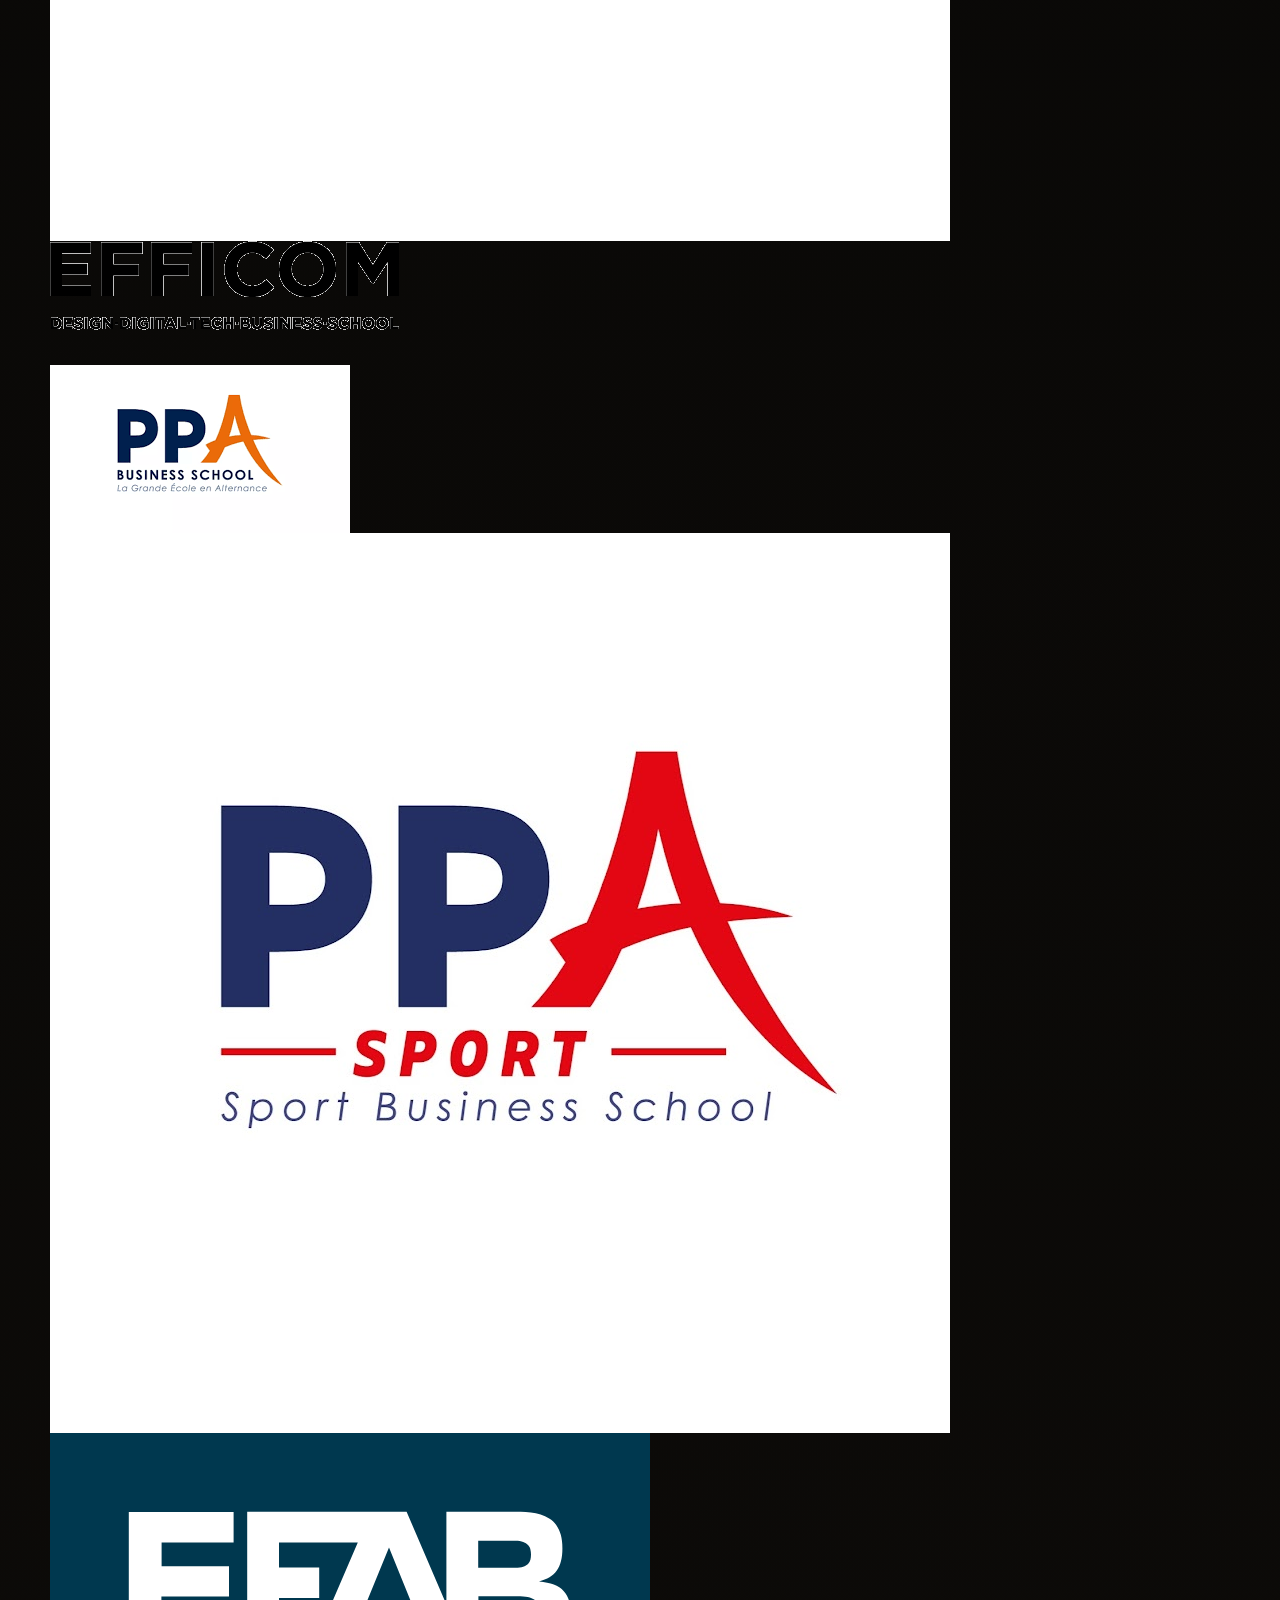
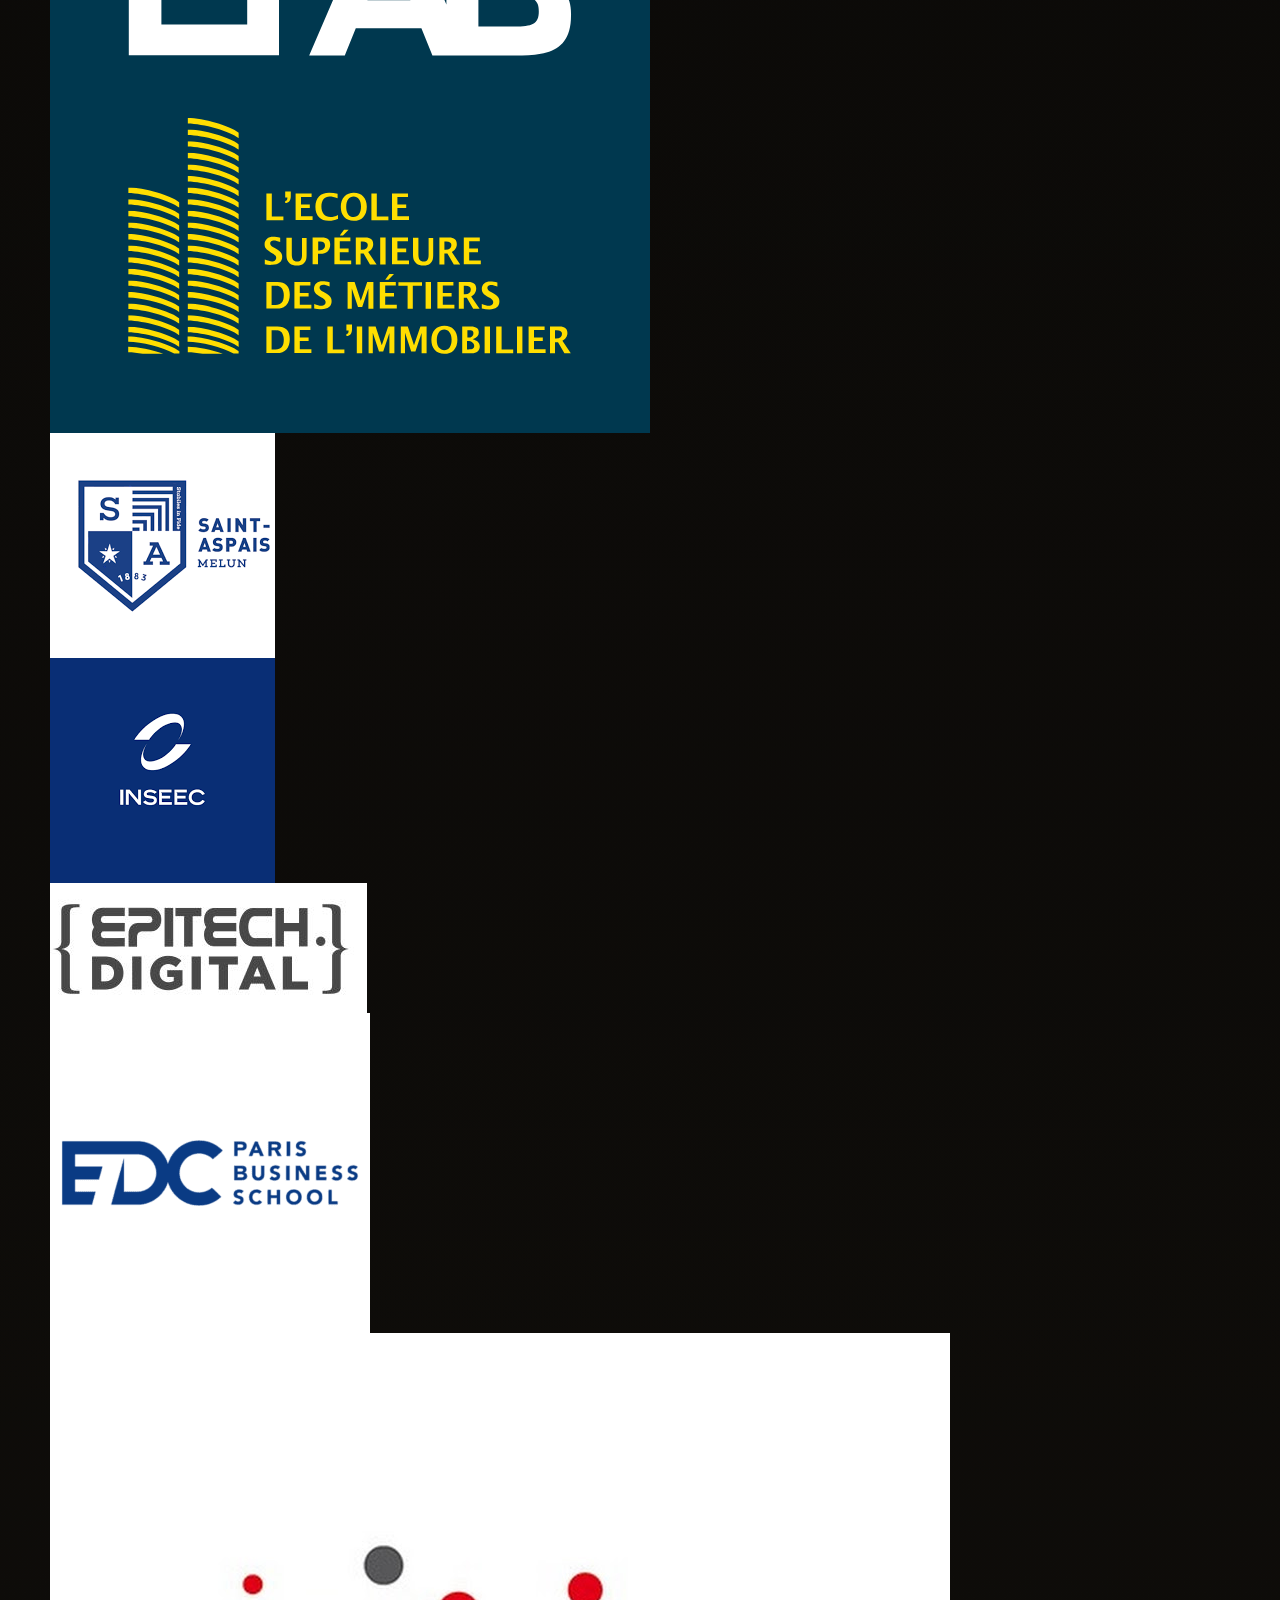
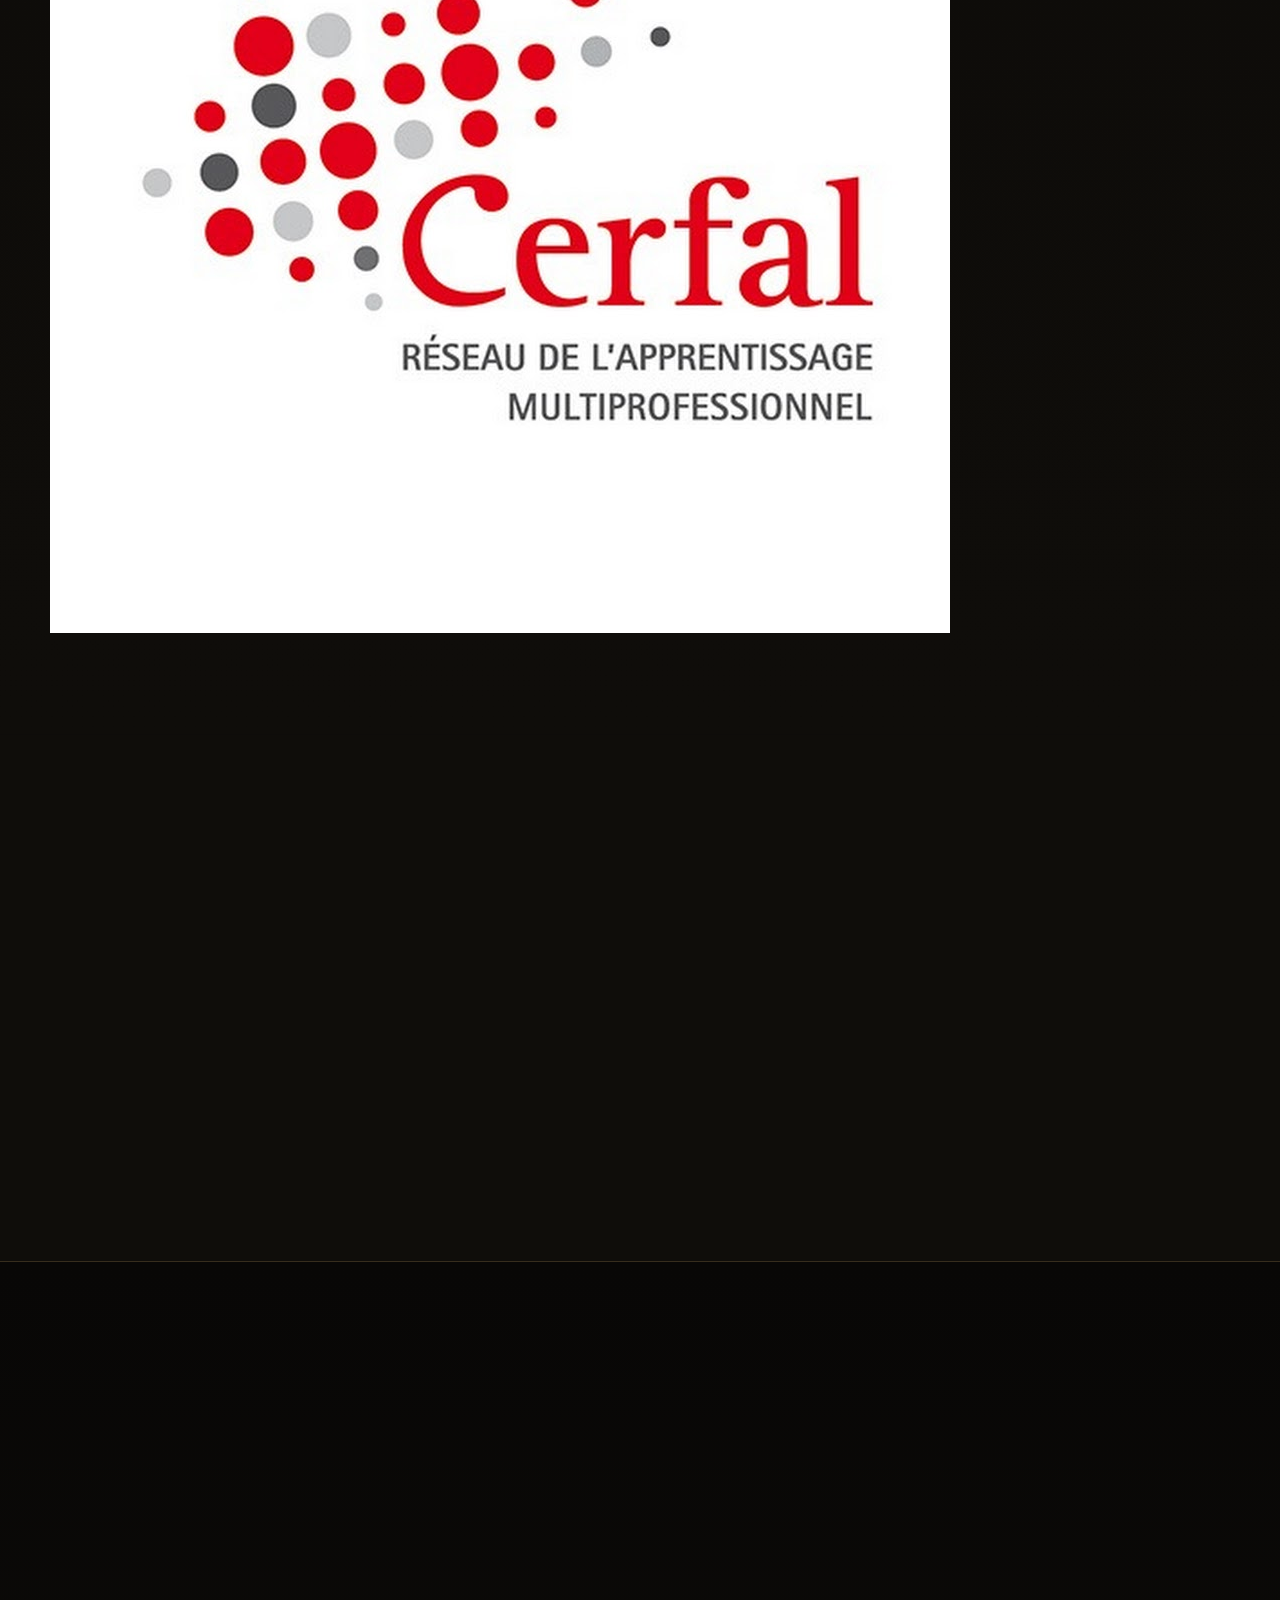
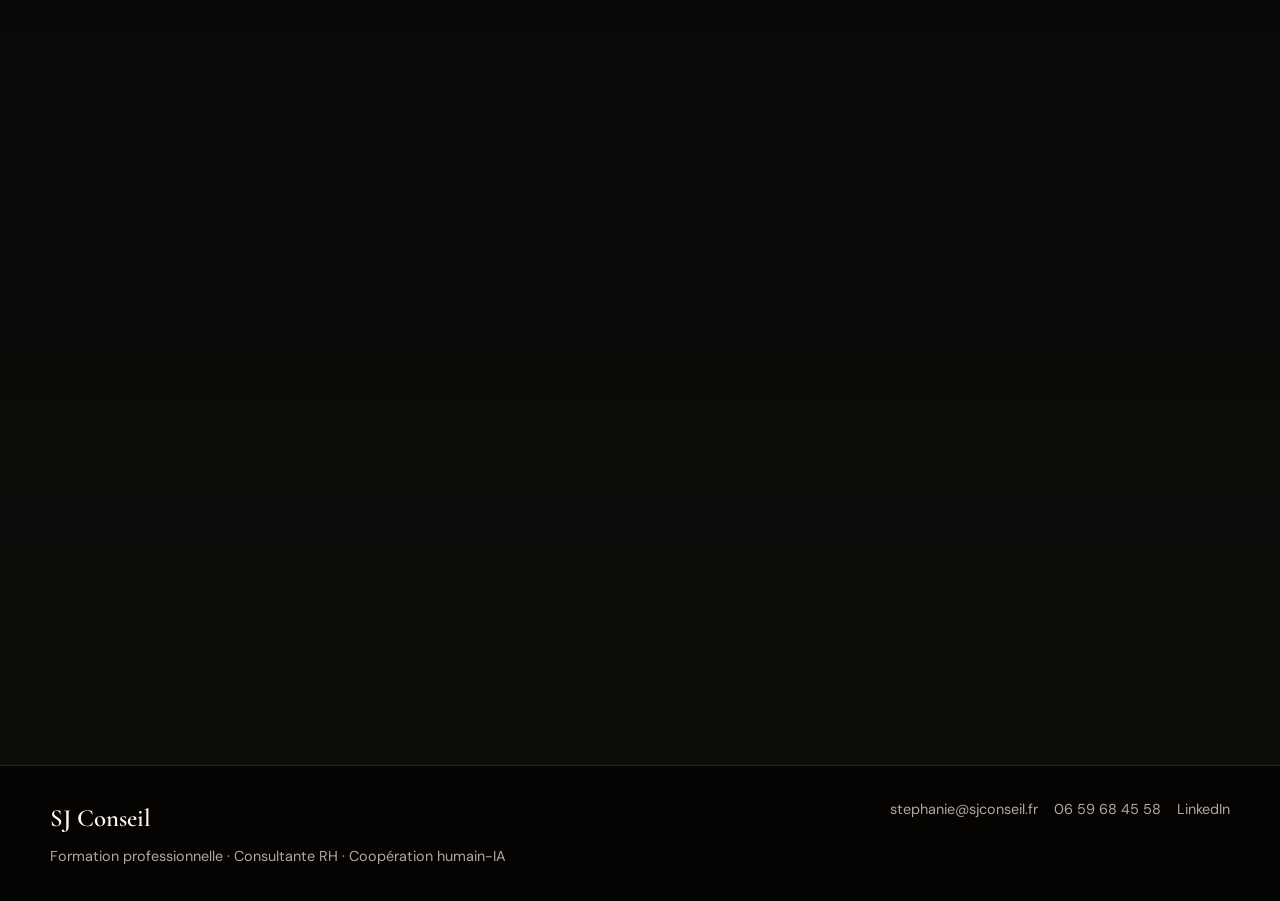
<file: apercu-sjconseil-v16.html>
<!doctype html>
<html lang="fr">
  <head>
    <meta charset="utf-8">
    <meta name="viewport" content="width=device-width, initial-scale=1">
    <title>SJ Conseil - Formation RH et coopération humain-IA</title>
    <meta name="description" content="SJ Conseil accompagne les organisations en formation RH, développement des compétences et coopération humain-IA pour faire évoluer les métiers et préserver la valeur humaine au travail.">
    <link rel="canonical" href="https://www.sjconseil.fr/">
    <meta property="og:type" content="website">
    <meta property="og:title" content="SJ Conseil - Formation RH et coopération humain-IA">
    <meta property="og:description" content="Conseil et formation pour accompagner les talents, les équipes et les métiers dans un monde du travail en transformation.">
    <meta property="og:url" content="https://www.sjconseil.fr/">
    <meta property="og:image" content="https://www.sjconseil.fr/assets/hero-v2.png">
    <meta name="theme-color" content="#f5f0e7">
    <link rel="preconnect" href="https://fonts.googleapis.com">
    <link rel="preconnect" href="https://fonts.gstatic.com" crossorigin>
    <link href="https://fonts.googleapis.com/css2?family=Cormorant+Garamond:wght@500;600&family=DM+Sans:wght@400;500;600;700&display=swap" rel="stylesheet">
    <link rel="stylesheet" href="styles.css">
    <script type="application/ld+json">
      {
        "@context": "https://schema.org",
        "@type": "ProfessionalService",
        "name": "SJ Conseil",
        "url": "https://www.sjconseil.fr/",
        "email": "stephanie@sjconseil.fr",
        "telephone": "+33659684558",
        "founder": {
          "@type": "Person",
          "name": "Stéphanie Beaufumé",
          "jobTitle": "Consultante RH, formatrice et consultante en coopération humain-IA"
        },
        "areaServed": "France",
        "serviceType": [
          "Formation professionnelle",
          "Conseil RH",
          "Coopération humain-IA",
          "Formation IA RH"
        ]
      }
    </script>
  </head>
  <body>
    <header class="site-header" data-header>
      <div class="nav-shell">
        <a class="brand" href="#accueil" aria-label="Accueil SJ Conseil">
          <img src="assets/logo-SJConseil.png" alt="SJ Conseil" class="brand-logo" width="220" height="95" onerror="this.hidden=true;this.nextElementSibling.hidden=false">
          <span class="brand-fallback" hidden>SJ Conseil</span>
        </a>

        <nav class="desktop-nav" aria-label="Navigation principale">
          <a href="#accueil">Accueil</a>
          <a href="#formation-rh">Formation & RH</a>
          <a href="#cooperation-ia">Coopération humain-IA</a>
          <a href="#references">Références</a>
          <a href="#apropos">À propos</a>
          <a class="nav-cta" href="#contact">Contact</a>
        </nav>

        <button class="menu-toggle" type="button" aria-label="Ouvrir le menu" aria-expanded="false" data-menu-toggle>
          <span></span>
          <span></span>
        </button>
      </div>
    </header>

    <nav class="mobile-menu" aria-label="Navigation mobile" data-mobile-menu>
      <a href="#accueil">Accueil</a>
      <a href="#formation-rh">Formation & RH</a>
      <a href="#cooperation-ia">Coopération humain-IA</a>
      <a href="#references">Références</a>
      <a href="#apropos">À propos</a>
      <a href="#contact">Contact</a>
    </nav>

    <main>
      <section class="hero" id="accueil">
        <div class="hero-art" aria-hidden="true">
          <img src="assets/hero-v2.png" alt="" width="1672" height="941">
        </div>
        <div class="container hero-layout">
          <div class="hero-copy" data-reveal>
            <p class="eyebrow">SJ Conseil · RH · formation · transformation du travail</p>
            <h1>Faire évoluer les compétences. Renforcer la valeur humaine.</h1>
            <p class="hero-lead">Conseil et formation pour accompagner les talents, les équipes et les métiers dans un monde du travail en transformation.</p>
            <p class="signature">Du concret. Dès demain.</p>
          </div>

          <div class="hero-actions" aria-label="Accès principaux" data-reveal>
            <a class="hero-action" href="#formation-rh">
              <span>Formation & RH</span>
              <strong>Découvrir les formations</strong>
            </a>
            <a class="hero-action hero-action-dark" href="#cooperation-ia">
              <span>Coopération humain-IA</span>
              <strong>Explorer l’approche IA</strong>
            </a>
          </div>
        </div>
      </section>

      <section class="section univers-section" aria-labelledby="univers-title">
        <div class="container section-intro" data-reveal>
          <p class="eyebrow">Deux univers</p>
          <h2 id="univers-title">Développer les talents. Préparer les métiers.</h2>
        </div>

        <div class="container universe-grid" data-reveal>
          <a class="universe-panel" href="#formation-rh">
            <figure>
              <img src="assets/photos-terrain/intervention-groupe-etudiants.JPG" alt="Intervention de formation auprès d’un groupe" width="1600" height="1200" loading="lazy">
            </figure>
            <div>
              <span>Univers A</span>
              <h3>Formation & RH</h3>
              <p>Développer les compétences, révéler les talents et faire progresser les pratiques professionnelles.</p>
              <em>Voir les 5 pôles</em>
            </div>
          </a>

          <a class="universe-panel" href="#cooperation-ia">
            <figure>
              <img src="assets/photos-terrain/conference-ia-rh.jpeg" alt="Conférence sur l’intelligence artificielle et les pratiques RH" width="1280" height="1707" loading="lazy">
            </figure>
            <div>
              <span>Univers B</span>
              <h3>Coopération humain-IA</h3>
              <p>Identifier ce qui fait la valeur de l’humain et construire de nouvelles façons de travailler avec l’IA.</p>
              <em>Découvrir les 3 offres</em>
            </div>
          </a>
        </div>
      </section>

      <section class="proof-section" aria-label="Chiffres clés SJ Conseil">
        <div class="container proof-grid" data-reveal>
          <p><strong>12+ ans</strong><span>d’expérience</span></p>
          <p><strong>4 000+</strong><span>étudiants accompagnés</span></p>
          <p><strong>100+</strong><span>professionnels accompagnés</span></p>
          <p><strong>Depuis 2019</strong><span>activité indépendante</span></p>
        </div>
      </section>

      <section class="section method-section">
        <div class="container method-layout">
          <div data-reveal>
            <p class="eyebrow">Approche</p>
            <h2>Comprendre. Faire pratiquer. Faire progresser.</h2>
          </div>
          <p data-reveal>Chaque intervention part des situations réelles de travail : les enjeux, les publics, les contraintes, les usages déjà présents. L’objectif n’est pas seulement de transmettre, mais de permettre aux équipes de s’approprier, d’expérimenter et d’agir.</p>
        </div>
      </section>

      <section class="section formation-section" id="formation-rh">
        <div class="container two-columns">
          <div class="section-title" data-reveal>
            <p class="eyebrow">Formation & RH</p>
            <h2>Des formations pour développer les talents, les compétences et les pratiques professionnelles.</h2>
          </div>
          <div class="copy-stack" data-reveal>
            <p>Les interventions sont conçues sur mesure pour les écoles, les entreprises et les professionnels : formats courts, ateliers, formations, séminaires ou accompagnements ciblés.</p>
            <a class="button" href="#contact" data-need="formation">Construire une formation</a>
          </div>
        </div>

        <div class="container expertise-grid" aria-label="Les cinq pôles Formation et RH" data-reveal>
          <article class="expertise-card">
            <img src="assets/expertises/picto-recrutement.png" alt="" width="1024" height="1024" loading="lazy">
            <h3>Talents & recrutement</h3>
            <p>Recrutement, sourcing, marque employeur, expérience candidat, sélection et évolution des pratiques RH.</p>
          </article>
          <article class="expertise-card">
            <img src="assets/expertises/picto-carriere.png" alt="" width="1024" height="1024" loading="lazy">
            <h3>Insertion & carrière</h3>
            <p>Projet professionnel, employabilité, CV, LinkedIn, pitch, entretiens et accompagnement des parcours.</p>
          </article>
          <article class="expertise-card">
            <img src="assets/expertises/picto-formation.png" alt="" width="1024" height="1024" loading="lazy">
            <h3>Formation & transmission</h3>
            <p>Ingénierie pédagogique, pédagogies actives, animation d’ateliers et formation de formateurs.</p>
          </article>
          <article class="expertise-card">
            <img src="assets/expertises/picto-management.png" alt="" width="1024" height="1024" loading="lazy">
            <h3>Management & dynamiques d’équipe</h3>
            <p>Leadership, communication, collaboration, intelligence collective et accompagnement du changement.</p>
          </article>
          <article class="expertise-card">
            <img src="assets/expertises/picto-ia.png" alt="" width="1024" height="1024" loading="lazy">
            <h3>IA appliquée aux métiers</h3>
            <p>Prompting, usages professionnels de l’IA, IA appliquée aux RH, risques, limites et bonnes pratiques.</p>
          </article>
        </div>
      </section>

      <section class="section ai-section" id="cooperation-ia">
        <div class="container ai-hero">
          <div data-reveal>
            <p class="eyebrow">Coopération humain-IA</p>
            <h2>L’IA transforme le travail. Révélons ce qui fait la valeur de l’humain.</h2>
          </div>
          <p data-reveal>J’accompagne les entreprises pour identifier les contributions humaines essentielles, construire des pratiques de coopération pertinentes et développer les compétences de demain.</p>
        </div>

        <div class="container question-grid" data-reveal>
          <p>Quand l’IA prend en charge une partie du travail, où se situe la valeur humaine ?</p>
          <p>Comment préserver le jugement, l’expertise et l’autonomie des collaborateurs ?</p>
          <p>Comment construire une coopération qui enrichit réellement le travail ?</p>
        </div>

        <div class="container conviction-panel" data-reveal>
          <strong>La valeur humaine ne disparaît pas avec l’IA. Elle doit être identifiée, exercée et développée.</strong>
          <p>Les outils seuls ne suffisent pas à transformer positivement le travail. L’enjeu concerne aussi les compétences, les responsabilités, les décisions et les relations professionnelles.</p>
        </div>

        <div class="container offer-grid" aria-label="Trois offres de coopération humain-IA" data-reveal>
          <article class="offer-card" id="identifier">
            <span>01 — Identifier</span>
            <h3>Identifier la valeur humaine</h3>
            <p>Avant ou après le déploiement de l’IA, comprendre ce qui fait la valeur de vos métiers pour mieux préparer leur évolution.</p>
            <ul>
              <li>Cartographier les activités.</li>
              <li>Repérer les contributions humaines.</li>
              <li>Identifier les points de vigilance.</li>
            </ul>
          </article>
          <article class="offer-card" id="construire">
            <span>02 — Construire</span>
            <h3>Construire la complémentarité</h3>
            <p>Concevoir avec vos équipes des façons de travailler où l’IA enrichit l’expertise, le jugement et l’autonomie.</p>
            <ul>
              <li>Définir les situations prioritaires.</li>
              <li>Clarifier les responsabilités.</li>
              <li>Tester des méthodes concrètes.</li>
            </ul>
          </article>
          <article class="offer-card" id="developper">
            <span>03 — Développer</span>
            <h3>Développer les compétences humaines</h3>
            <p>Renforcer les capacités humaines essentielles pour travailler avec l’IA sans perdre son expertise ni son autonomie.</p>
            <ul>
              <li>Développer le discernement.</li>
              <li>Renforcer la créativité.</li>
              <li>Structurer la décision.</li>
            </ul>
          </article>
        </div>

        <div class="container split-section" data-reveal>
          <div>
            <p class="eyebrow">Diagnostic</p>
            <h3>Avant ou après le déploiement de l’IA.</h3>
          </div>
          <div class="diagnostic-grid">
            <article>
              <span>Avant le déploiement IA</span>
              <h4>Préparer les métiers et les équipes</h4>
              <p>Analyser les activités, identifier les compétences à préserver, étudier les complémentarités possibles et préparer les équipes aux évolutions du travail.</p>
              <small>Livrables : cartographie, compétences clés, opportunités humain-IA, recommandations.</small>
            </article>
            <article>
              <span>Après le déploiement IA</span>
              <h4>Évaluer les pratiques et renforcer la contribution humaine</h4>
              <p>Comprendre les usages réels, examiner la place du jugement humain, repérer les fragilités et proposer un plan d’amélioration.</p>
              <small>Livrables : analyse des pratiques, points de vigilance, recommandations, plan d’action.</small>
            </article>
          </div>
        </div>

        <div class="container case-section" data-reveal>
          <div>
            <p class="eyebrow">Exemple métier</p>
            <h3>Préparer un entretien de recrutement avec une coopération construite.</h3>
            <p>Une illustration simple : l’humain définit les enjeux, l’IA propose des pistes, l’humain confronte, ajuste et valide, puis l’équipe évalue la qualité de la méthode.</p>
          </div>
          <ol class="case-steps">
            <li><span>Humain</span>Définit les enjeux et les critères.</li>
            <li><span>IA</span>Propose des pistes et points d’attention.</li>
            <li><span>Humain</span>Ajuste, arbitre et valide.</li>
            <li><span>Équipe</span>Évalue la qualité de la méthode.</li>
          </ol>
        </div>

        <div class="container training-grid" data-reveal>
          <article>
            <p class="eyebrow">Formation</p>
            <h3>Quelle est votre place dans le travail à l’ère de l’IA ?</h3>
            <p>Une formation réflexive pour comprendre l’évolution du travail, identifier sa contribution professionnelle et construire un plan d’action personnel.</p>
          </article>
          <article>
            <p class="eyebrow">Formation</p>
            <h3>Développer ses compétences de coopération humain-IA</h3>
            <p>Une formation pratique pour s’entraîner à questionner, vérifier, contextualiser et arbitrer avec l’IA.</p>
          </article>
        </div>

        <div class="container value-section" data-reveal>
          <div>
            <p class="eyebrow">Valeur humaine</p>
            <h3>Cinq dimensions à préserver et développer.</h3>
          </div>
          <div class="value-grid">
            <p><span>01</span> Jugement et discernement.</p>
            <p><span>02</span> Créativité et résolution de problèmes.</p>
            <p><span>03</span> Intelligence relationnelle.</p>
            <p><span>04</span> Responsabilité et décision.</p>
            <p><span>05</span> Autonomie et apprentissage.</p>
          </div>
        </div>

        <div class="container audience-section" data-reveal>
          <p><strong>Pour qui ?</strong> Directions générales, DRH, DSI, managers et équipes métiers.</p>
          <p>SJ Conseil intervient sur les dimensions humaines, professionnelles, organisationnelles et managériales, en complément des équipes techniques et de la DSI.</p>
        </div>

        <div class="container faq-section" data-reveal>
          <p class="eyebrow">Questions fréquentes</p>
          <details>
            <summary>Peut-on intervenir avant le déploiement de l’IA ?</summary>
            <p>Oui. C’est souvent le bon moment pour clarifier les activités, les responsabilités et les compétences à préserver.</p>
          </details>
          <details>
            <summary>Peut-on réaliser un diagnostic après un déploiement ?</summary>
            <p>Oui. L’objectif est alors de comprendre les usages réels, les ajustements nécessaires et les compétences à renforcer.</p>
          </details>
          <details>
            <summary>Installez-vous des outils d’IA ?</summary>
            <p>Non. L’accompagnement porte sur les usages, les pratiques métiers, les responsabilités et les compétences humaines.</p>
          </details>
          <details>
            <summary>Les offres peuvent-elles être indépendantes ?</summary>
            <p>Oui. Diagnostic, design de coopération et formation peuvent être mobilisés séparément ou combinés selon votre situation.</p>
          </details>
        </div>

        <div class="container ai-final-cta" data-reveal>
          <h3>Et si nous commencions par votre métier ?</h3>
          <a class="button" href="#contact" data-need="diagnostic">Échanger sur votre projet humain-IA</a>
        </div>
      </section>

      <section class="section field-section" id="terrain">
        <div class="container field-layout" data-reveal>
          <div>
            <p class="eyebrow">Sur le terrain</p>
            <h2>Des formats qui mettent en mouvement.</h2>
            <p>Photos d’interventions, ateliers et situations de travail : la formation est pensée pour faire pratiquer, pas seulement transmettre.</p>
          </div>
          <div class="field-carousel" aria-label="Photos d’interventions SJ Conseil" data-field-carousel>
            <button class="field-nav field-nav-prev" type="button" aria-label="Photo précédente" data-carousel-prev>‹</button>
            <div class="field-track" tabindex="0">
              <figure class="field-slide"><img src="assets/photos-terrain/intervention-groupe-etudiants.JPG" alt="Intervention auprès d’un groupe d’étudiants" width="1600" height="1200" loading="lazy"></figure>
              <figure class="field-slide"><img src="assets/photos-terrain/restitution-etudiants.jpeg" alt="Restitution d’étudiants devant un écran" width="2048" height="1536" loading="lazy"></figure>
              <figure class="field-slide field-slide-portrait"><img src="assets/photos-terrain/session-travail-equipe.jpeg" alt="Session de travail en équipe autour des pratiques métier" width="1200" height="1600" loading="lazy"></figure>
              <figure class="field-slide field-slide-portrait"><img src="assets/photos-terrain/conference-ia-rh.jpeg" alt="Conférence sur l’IA et les pratiques RH" width="1280" height="1707" loading="lazy"></figure>
              <figure class="field-slide"><img src="assets/photos-terrain/formation-ia-appliquee.jpeg" alt="Animation d’une formation sur l’IA appliquée" width="1600" height="1200" loading="lazy"></figure>
              <figure class="field-slide field-slide-portrait"><img src="assets/photos-terrain/atelier-developpement-rh.jpeg" alt="Supports et feuilles de travail en atelier RH" width="1170" height="2080" loading="lazy"></figure>
            </div>
            <button class="field-nav field-nav-next" type="button" aria-label="Photo suivante" data-carousel-next>›</button>
          </div>
        </div>
      </section>

      <section class="section references-section" id="references">
        <div class="container section-intro" data-reveal>
          <p class="eyebrow">Références</p>
          <h2>Des collaborations avec écoles, entreprises et organisations.</h2>
        </div>
        <div class="container logo-grid" aria-label="Logos partenaires" data-reveal>
          <img src="assets/logo-ISCOD.png" alt="ISCOD" loading="lazy">
          <img src="assets/logo-ENGDE.jpg" alt="ENGDE" loading="lazy">
          <img src="assets/logo-EFFICOM.png" alt="EFFICOM" loading="lazy">
          <img src="assets/logo-PPA.png" alt="PPA Business School" loading="lazy">
          <img src="assets/logo-PPA-Sport.jpg" alt="PPA Sport" loading="lazy">
          <img src="assets/logo-EFAB.svg" alt="EFAB" loading="lazy">
          <img src="assets/logo-Saint-Aspais.png" alt="Saint-Aspais" loading="lazy">
          <img src="assets/logo-inseec.png" alt="INSEEC" loading="lazy">
          <img src="assets/logo-epitech-digital.jpeg" alt="Epitech Digital" loading="lazy">
          <img src="assets/logo-EDC.webp" alt="EDC Paris Business School" loading="lazy">
          <img src="assets/logo-CERFAL.jpg" alt="Cerfal" loading="lazy">
        </div>
      </section>

      <section class="section about-section" id="apropos">
        <div class="container about-layout">
          <figure class="portrait" data-reveal>
            <img src="assets/Photo Stephanie.png" alt="Stéphanie Beaufumé, consultante RH et formatrice" width="1024" height="1024" loading="lazy">
          </figure>
          <div class="about-copy" data-reveal>
            <p class="eyebrow">À propos</p>
            <h2>Stéphanie Beaufumé</h2>
            <p class="about-role">Consultante RH, formatrice et consultante en coopération humain-IA.</p>
            <p>J’accompagne les organisations dans l’évolution de leurs pratiques RH, managériales et professionnelles.</p>
            <p>Mon approche part du terrain : comprendre les situations réelles, faire pratiquer, clarifier les responsabilités et développer des compétences directement utiles.</p>
            <blockquote>Une présence directe, une exigence de clarté, une énergie de terrain.</blockquote>
          </div>
        </div>
      </section>

      <section class="section contact-section" id="contact">
        <div class="container contact-layout">
          <div data-reveal>
            <p class="eyebrow">Contact</p>
            <h2>Et si nous faisions avancer vos équipes ?</h2>
            <p>Formation, évolution des métiers ou coopération humain-IA : échangeons sur vos enjeux.</p>
            <address class="contact-line">
              <a href="mailto:stephanie@sjconseil.fr">stephanie@sjconseil.fr</a>
              <a href="tel:+33659684558">06 59 68 45 58</a>
              <a href="https://www.linkedin.com/in/stephaniebeaufume/" target="_blank" rel="noopener noreferrer">LinkedIn</a>
            </address>
          </div>

          <form class="contact-form" data-contact-form data-reveal>
            <label class="honeypot">Site web
              <input type="text" name="website" tabindex="-1" autocomplete="off">
            </label>
            <fieldset>
              <legend>Votre besoin concerne :</legend>
              <label><input type="radio" name="need" value="Formation & RH" checked> Formation & RH</label>
              <label><input type="radio" name="need" value="Diagnostic humain-IA"> Diagnostic humain-IA</label>
              <label><input type="radio" name="need" value="Design de coopération humain-IA"> Design de coopération humain-IA</label>
              <label><input type="radio" name="need" value="Formation humain-IA"> Formation humain-IA</label>
              <label><input type="radio" name="need" value="Autre projet"> Autre projet</label>
            </fieldset>
            <div class="form-grid">
              <label>Nom et prénom
                <input type="text" name="name" autocomplete="name" required>
              </label>
              <label>Adresse e-mail professionnelle
                <input type="email" name="email" autocomplete="email" required>
              </label>
              <label>Organisation
                <input type="text" name="organization" autocomplete="organization">
              </label>
            </div>
            <label>Message
              <textarea name="message" rows="5" required></textarea>
            </label>
            <button class="button" type="submit">Parlons de votre projet</button>
            <p class="form-status" data-form-status aria-live="polite">Le formulaire prépare un e-mail prérempli. Vous gardez la main sur l’envoi depuis votre messagerie.</p>
            <p class="privacy-note">Les informations saisies servent uniquement à préparer votre demande de contact.</p>
          </form>
        </div>
      </section>
    </main>

    <footer class="site-footer">
      <div class="container footer-layout">
        <div>
          <a class="footer-brand" href="#accueil">SJ Conseil</a>
          <p>Formation professionnelle · Consultante RH · Coopération humain-IA</p>
        </div>
        <div class="footer-links">
          <a href="mailto:stephanie@sjconseil.fr">stephanie@sjconseil.fr</a>
          <a href="tel:+33659684558">06 59 68 45 58</a>
          <a href="https://www.linkedin.com/in/stephaniebeaufume/" target="_blank" rel="noopener noreferrer">LinkedIn</a>
        </div>
      </div>
    </footer>

    <a class="floating-contact" href="#contact" data-need="formation" aria-label="Aller au contact">Parlons de votre projet</a>
    <script src="script.js"></script>
  </body>
</html>
</file>
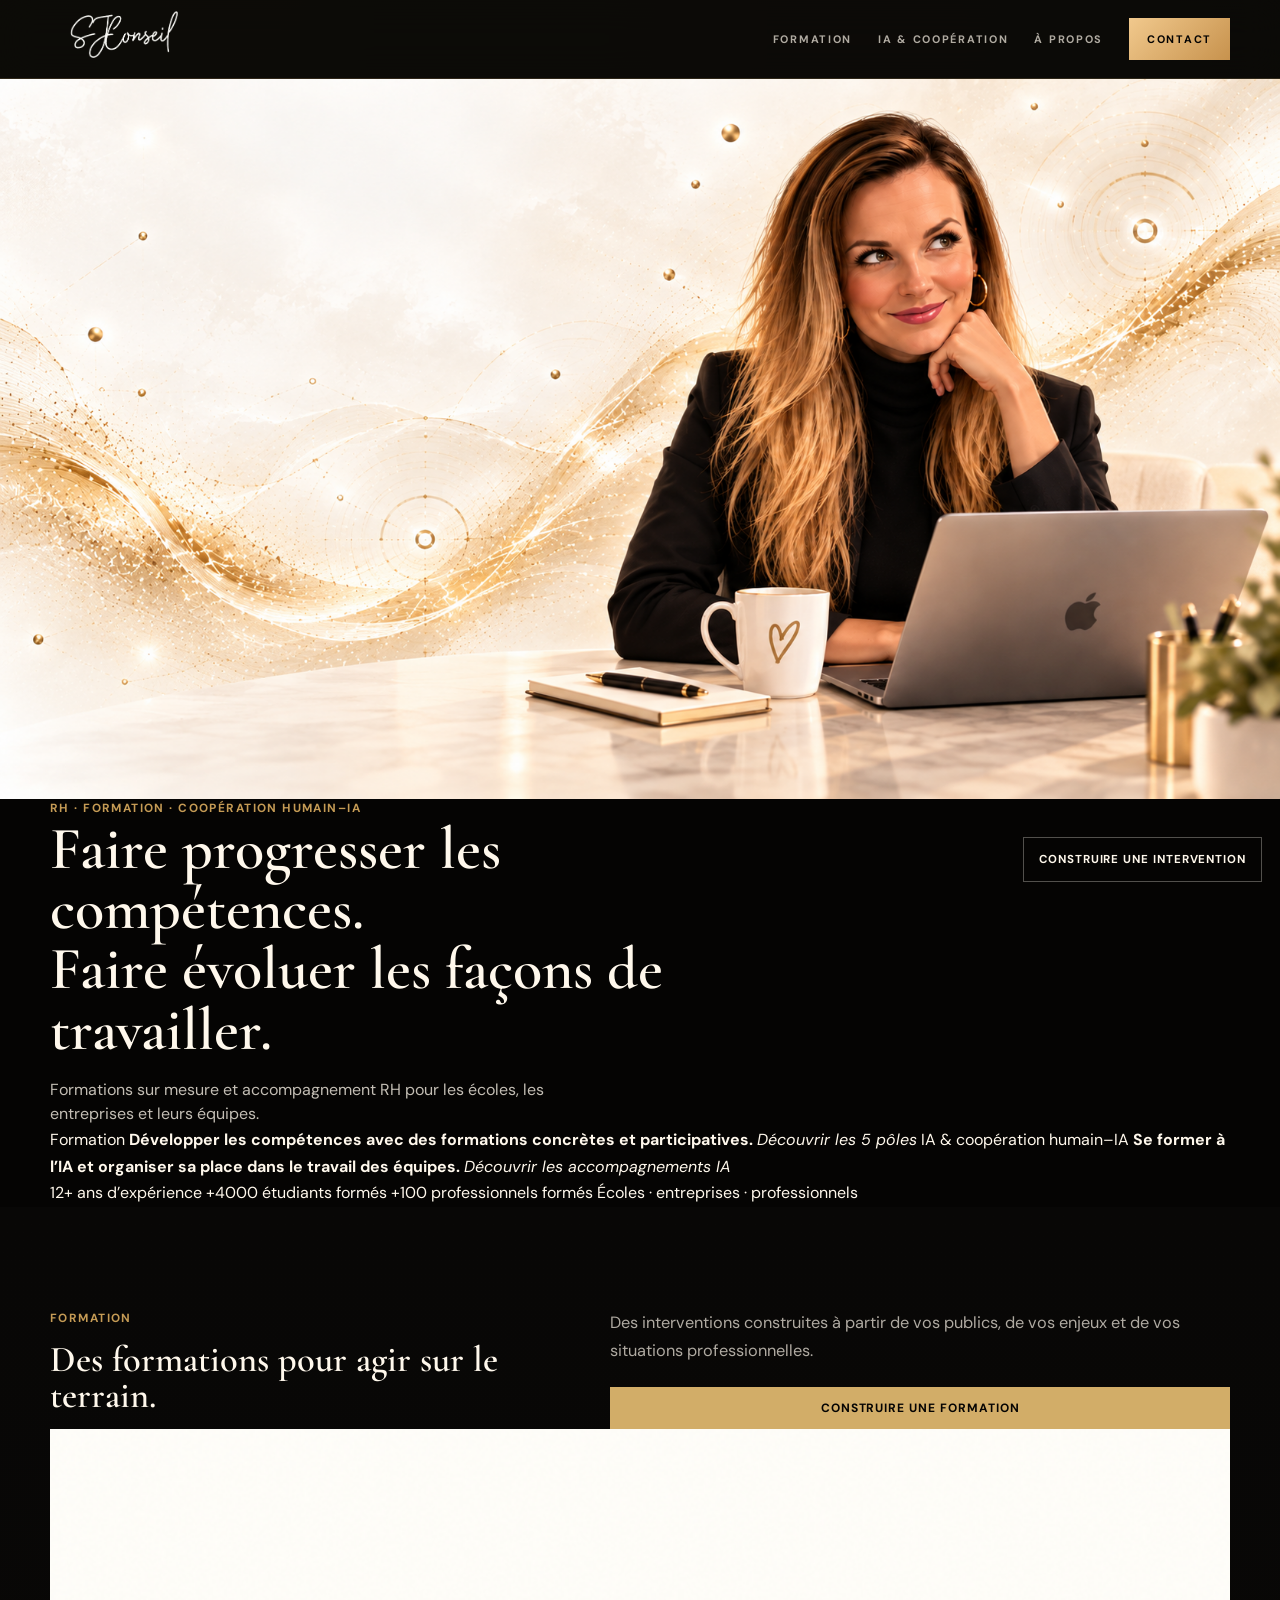
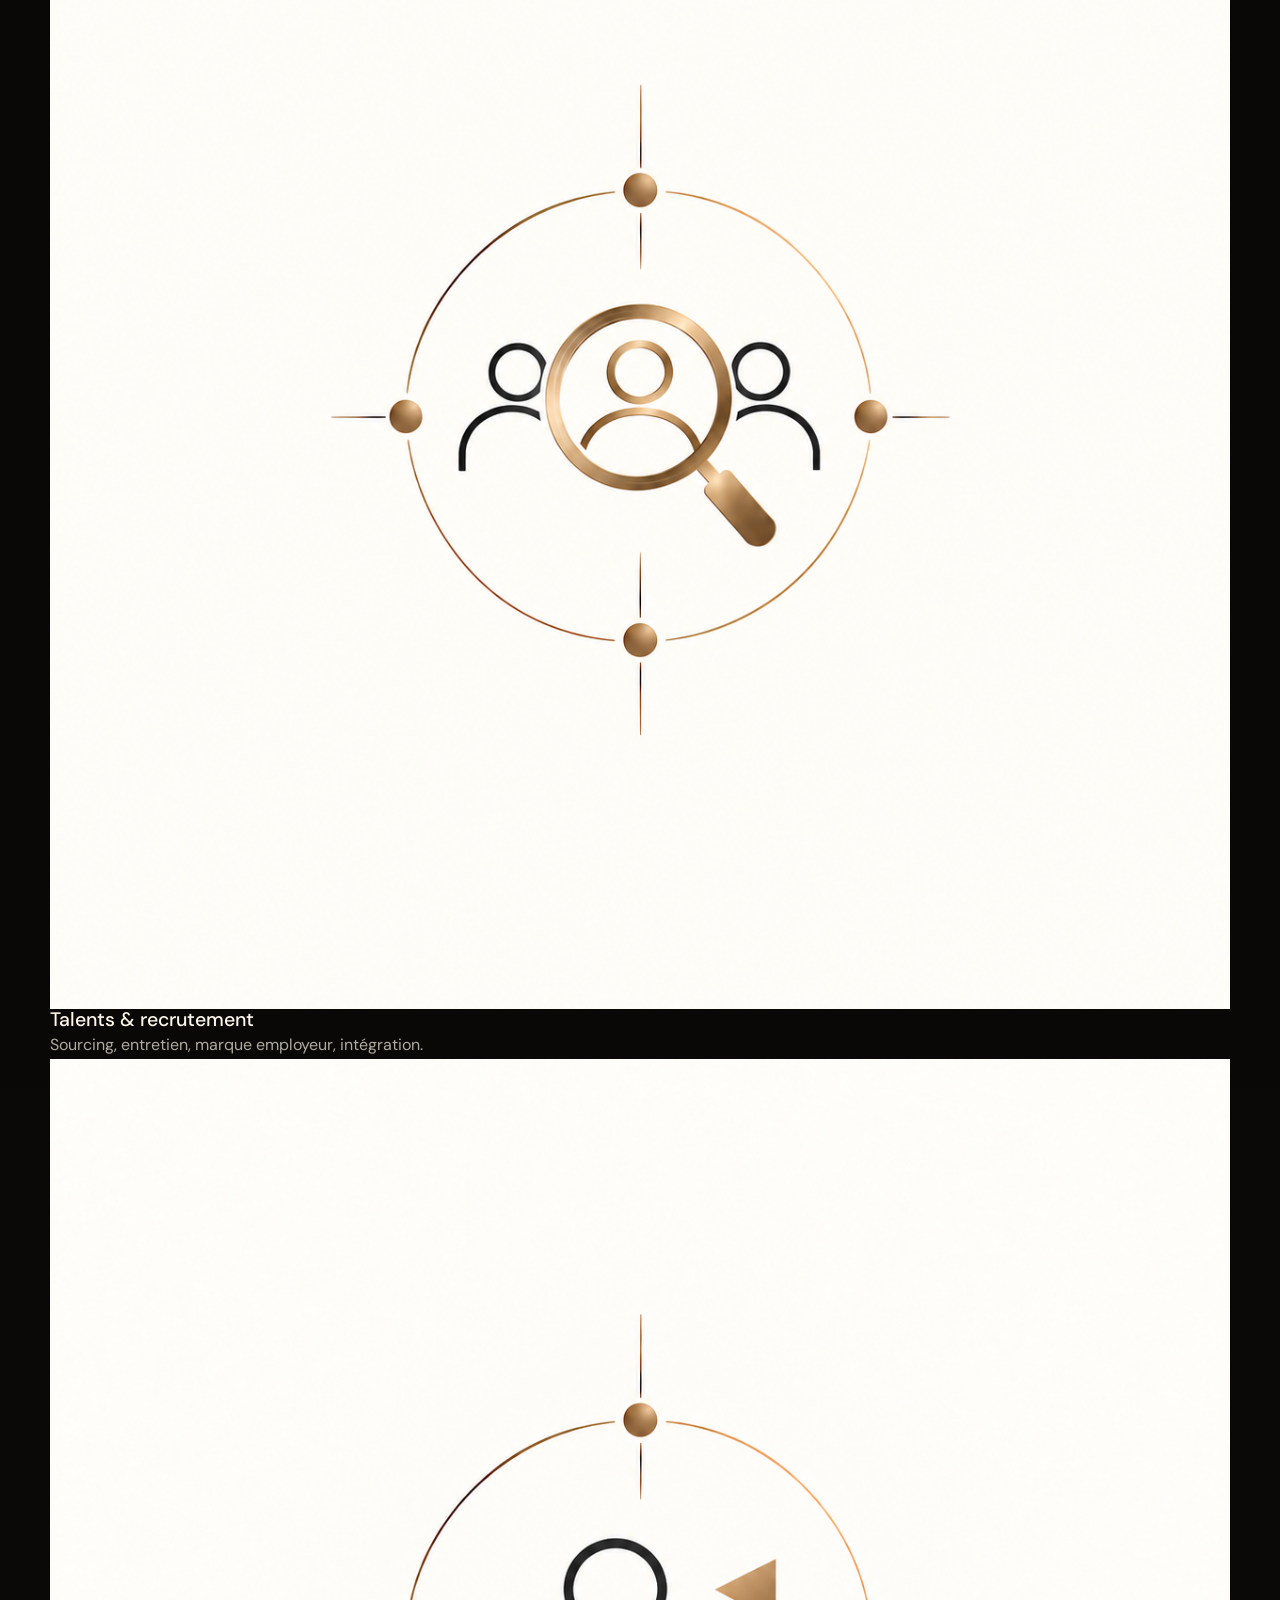
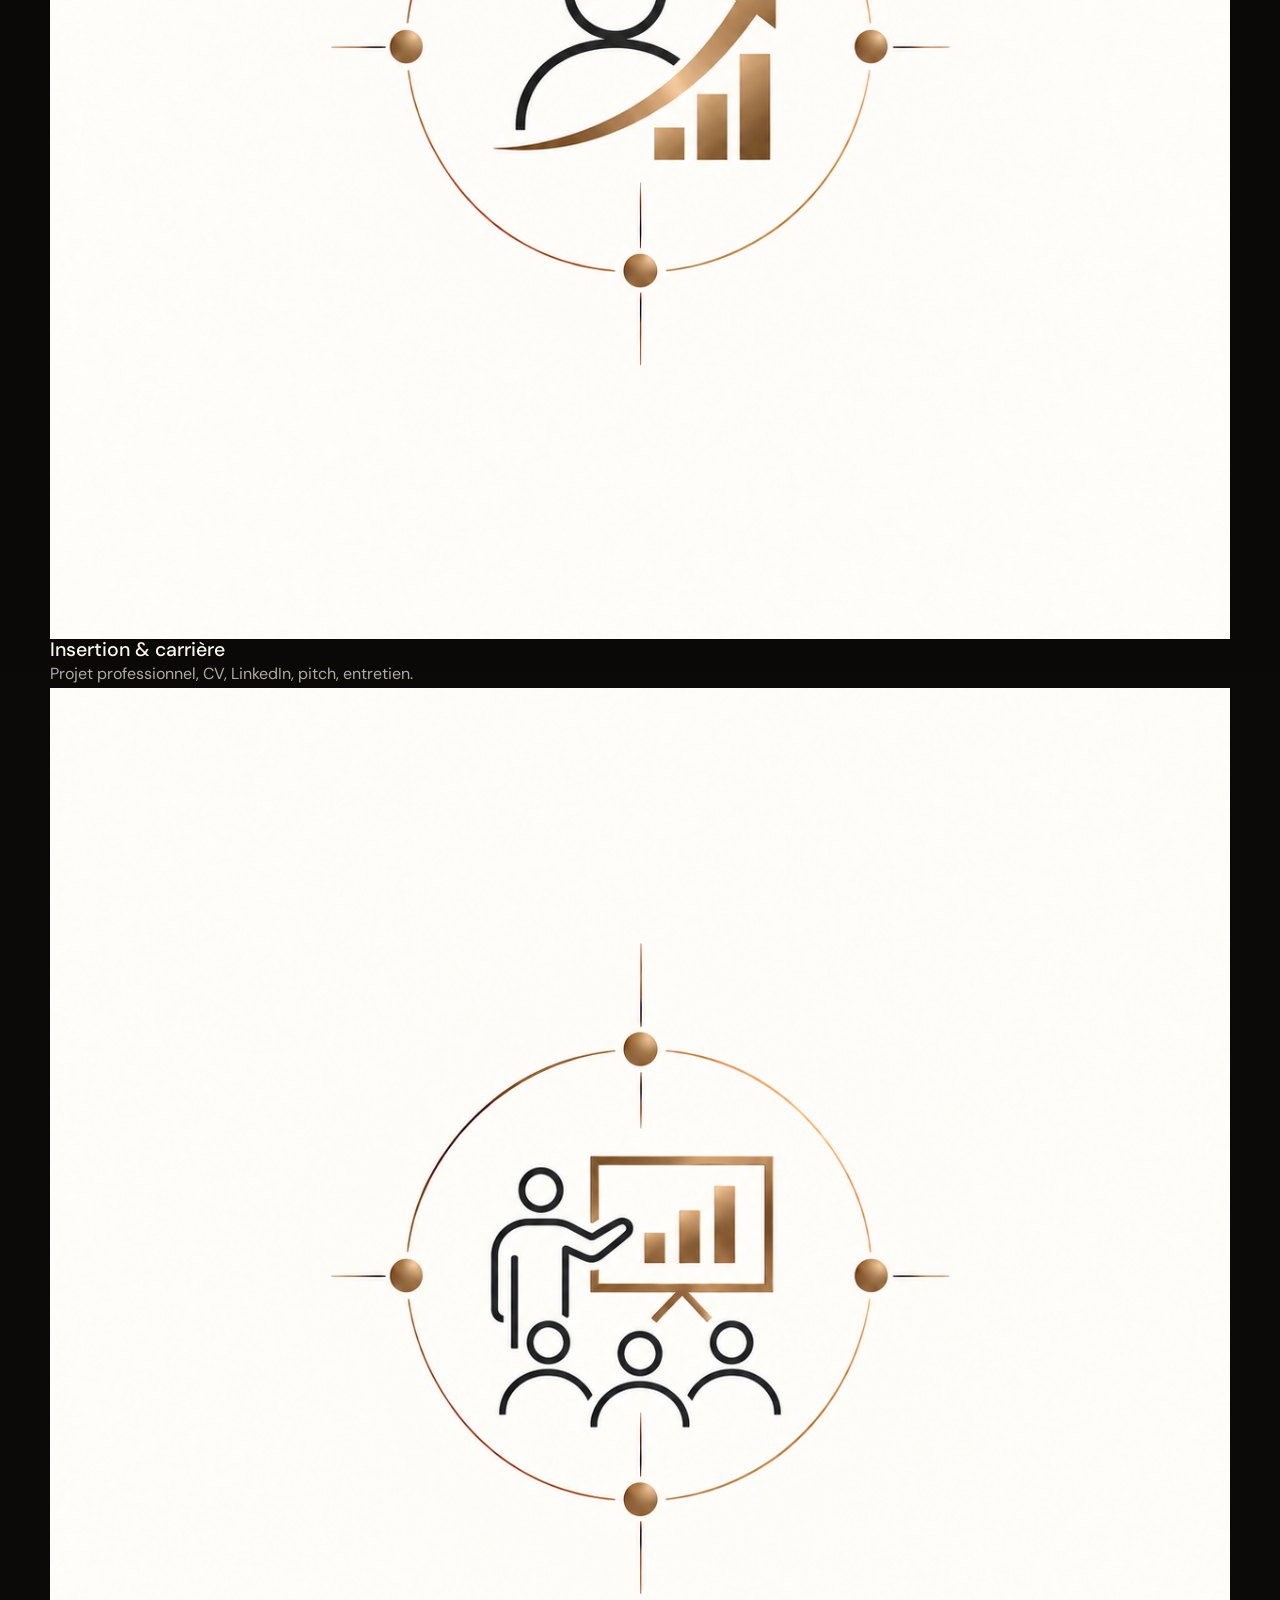
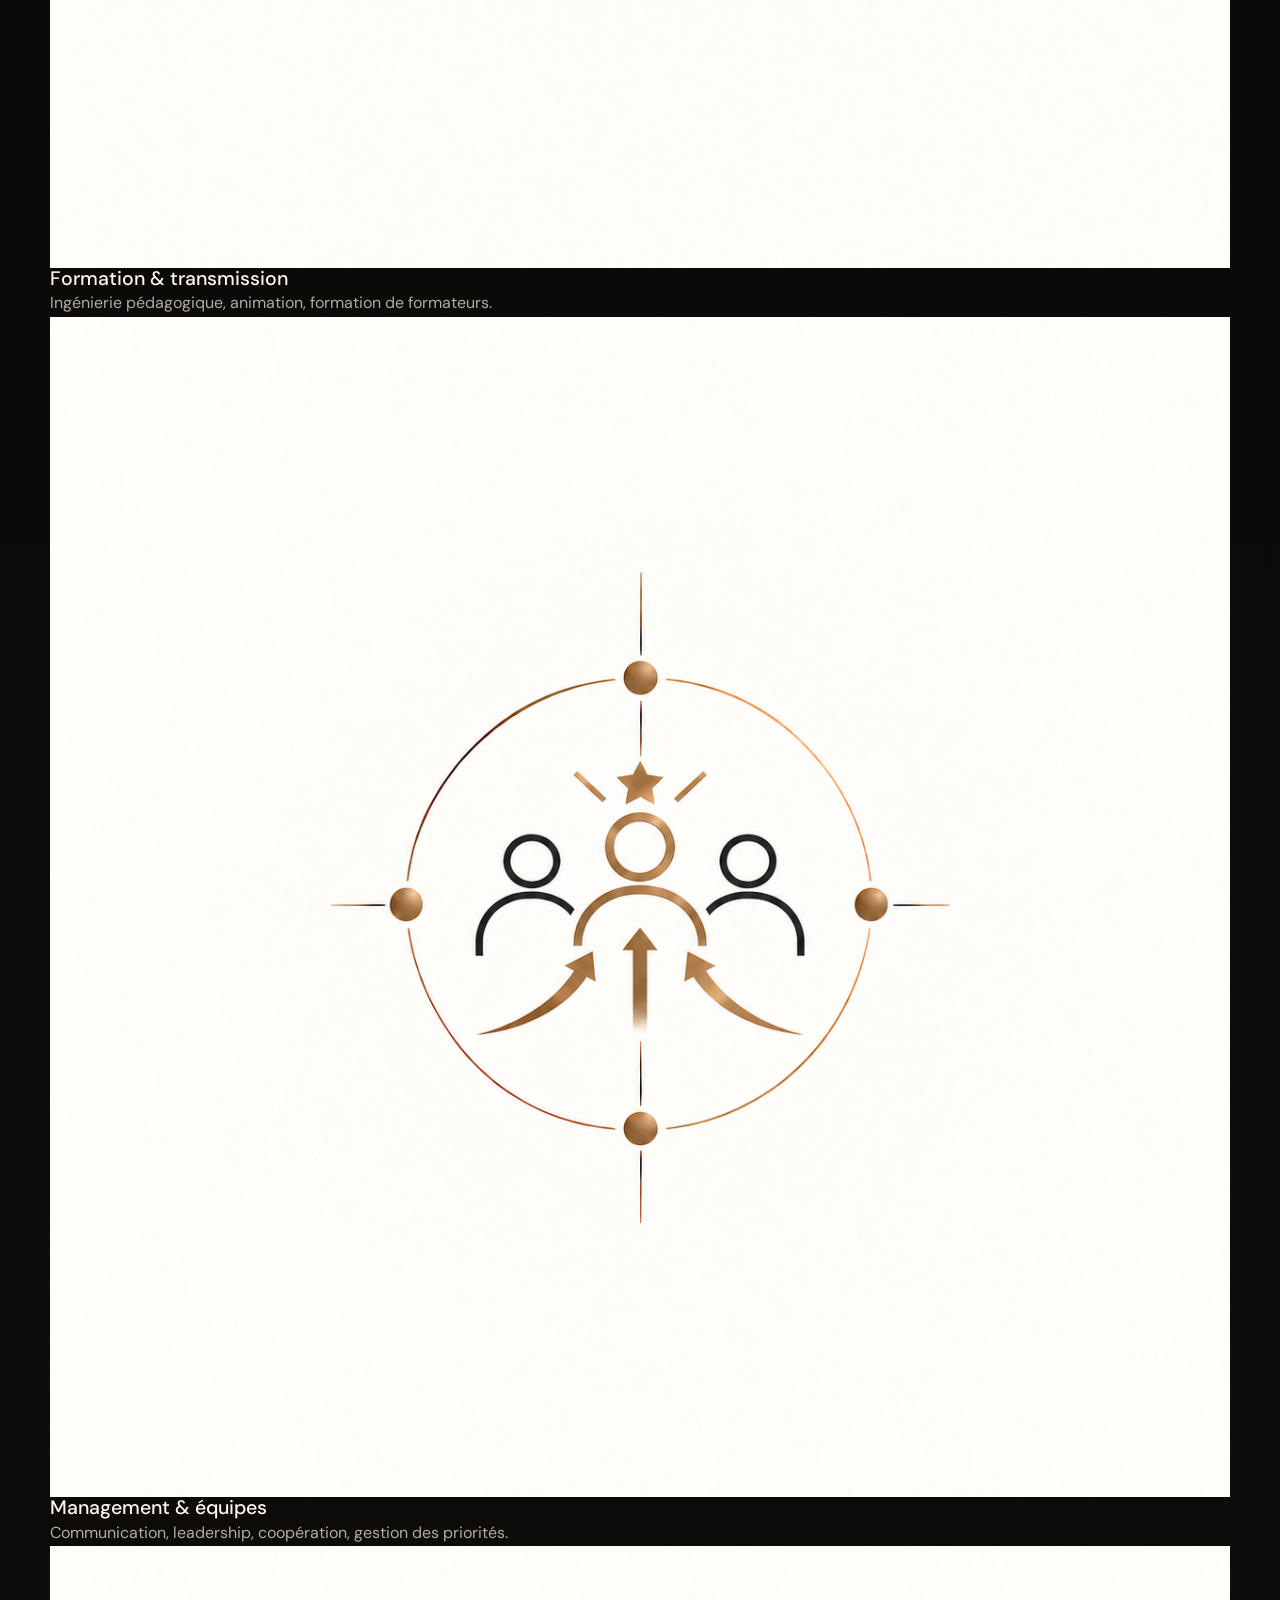
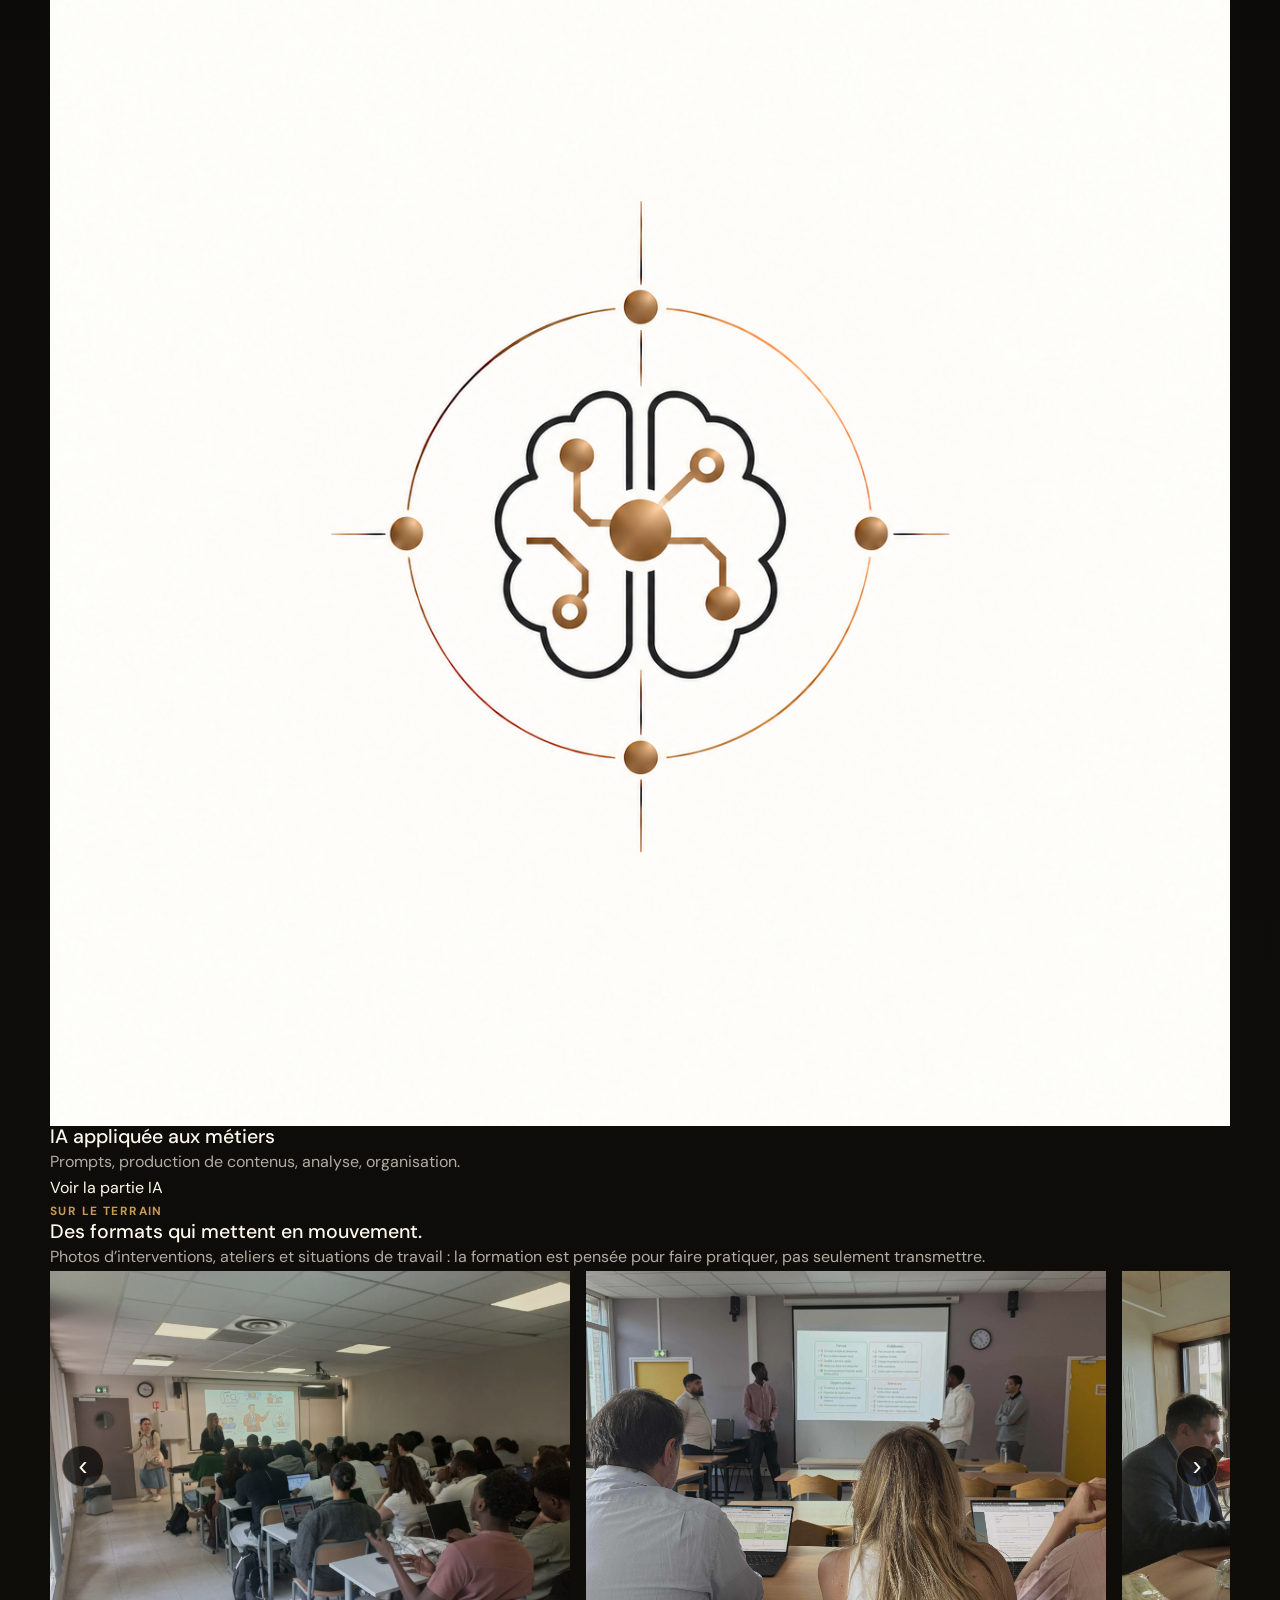
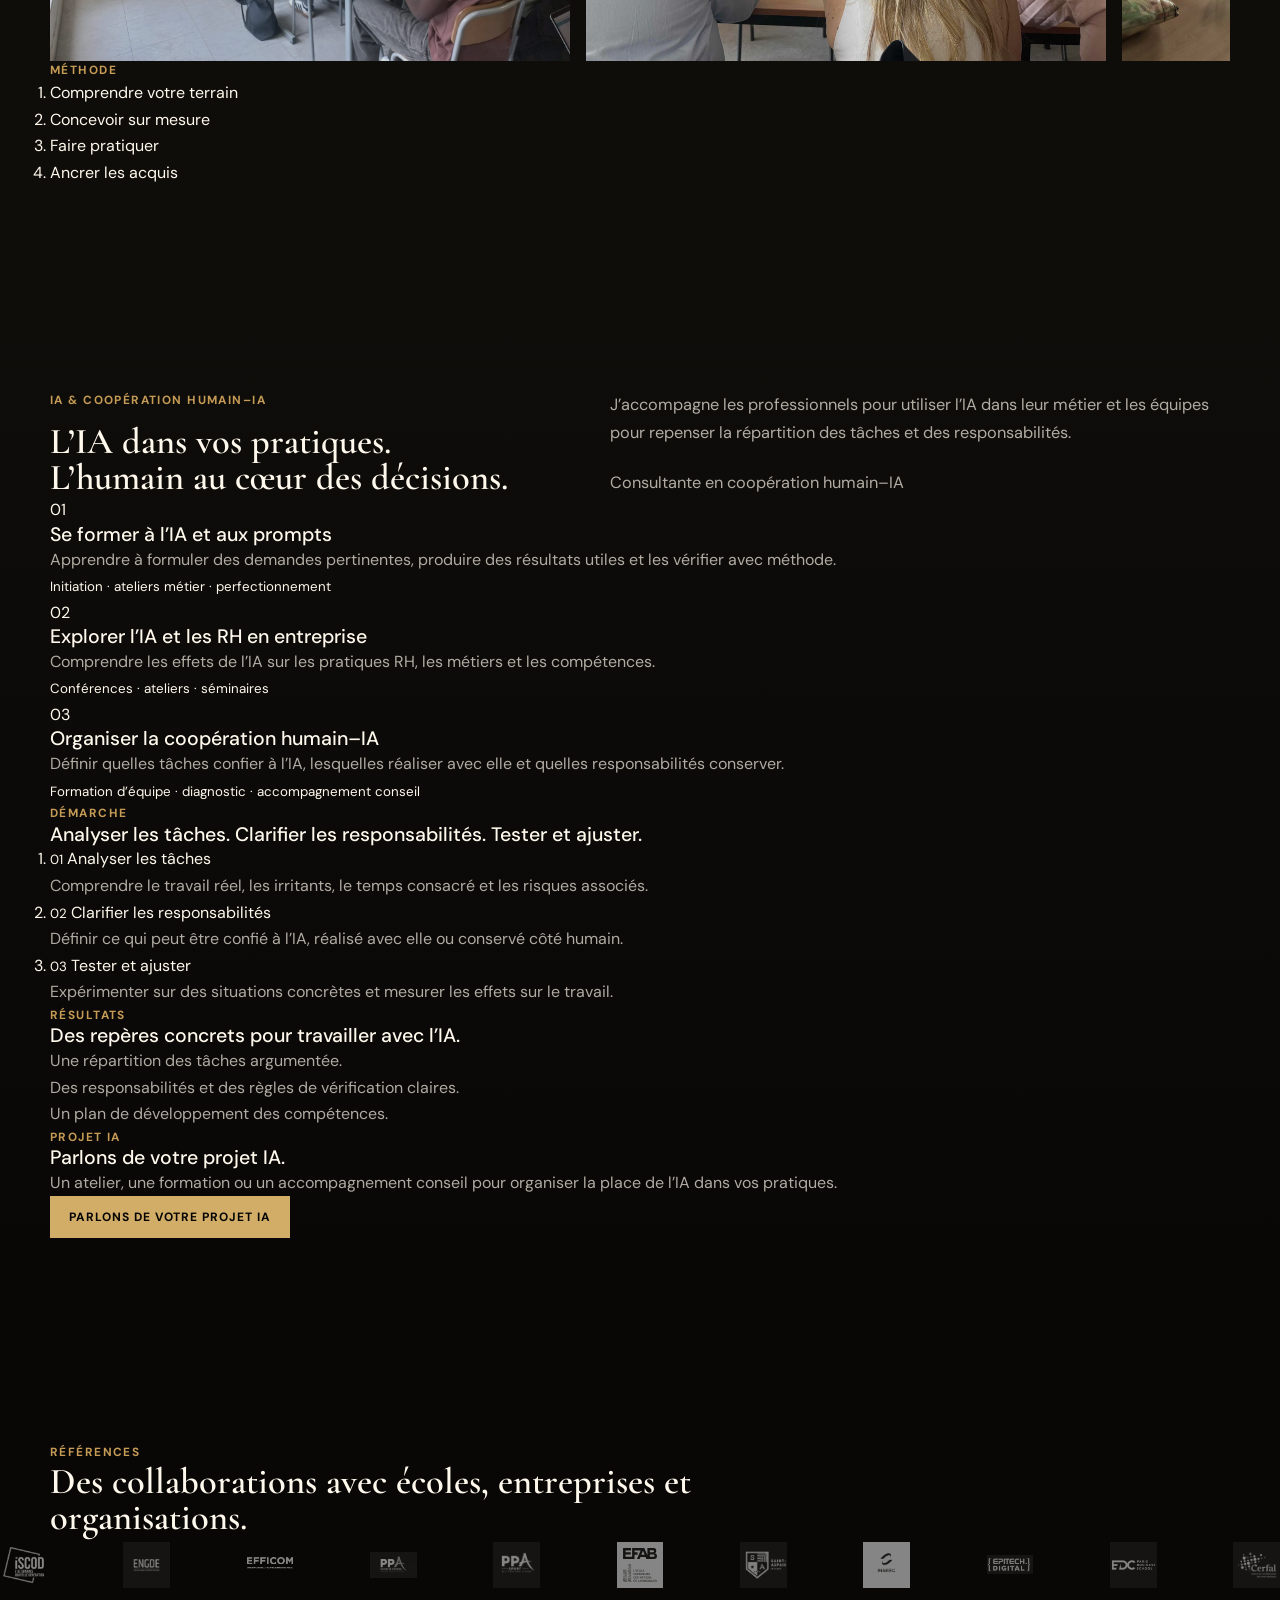
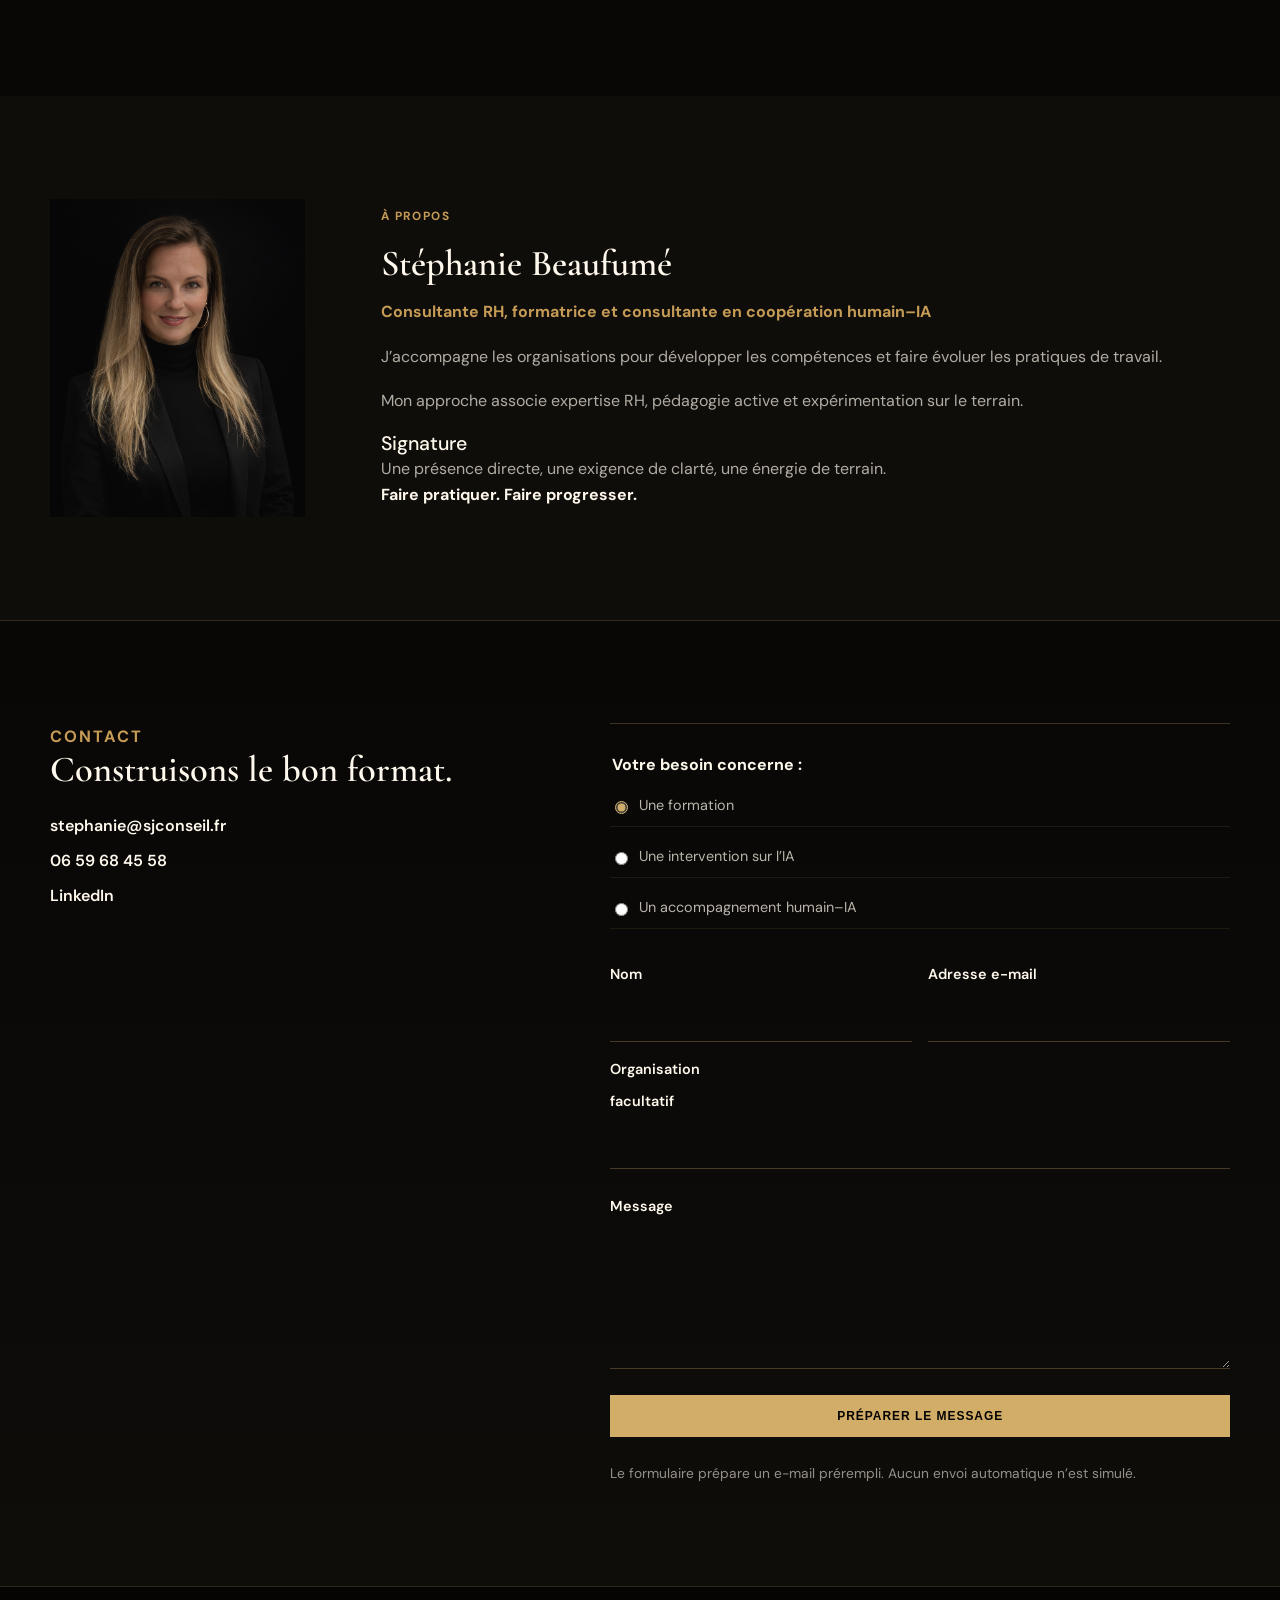
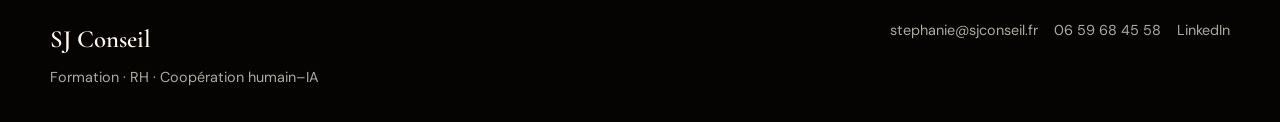
<file: apercu-sjconseil.html>
<!doctype html>
<html lang="fr">
  <head>
    <meta charset="utf-8">
    <meta name="viewport" content="width=device-width, initial-scale=1">
    <title>SJ Conseil - Formation, RH et cooperation humain-IA</title>
    <meta name="description" content="SJ Conseil accompagne les organisations avec des formations RH sur mesure et des interventions pour organiser la cooperation humain-IA dans le travail.">
    <link rel="preconnect" href="https://fonts.googleapis.com">
    <link rel="preconnect" href="https://fonts.gstatic.com" crossorigin>
    <link href="https://fonts.googleapis.com/css2?family=Cormorant+Garamond:wght@400;500;600&family=DM+Sans:wght@400;500;600;700&display=swap" rel="stylesheet">
    <link rel="stylesheet" href="styles.css">
  </head>
  <body>
    <header class="site-header" data-header>
      <div class="nav-shell">
        <a class="brand" href="#accueil" aria-label="Accueil SJ Conseil">
          <img src="assets/logo-SJConseil.png" alt="SJ Conseil" class="brand-logo" onerror="this.hidden=true;this.nextElementSibling.hidden=false">
          <span class="brand-fallback" hidden>SJ Conseil</span>
        </a>

        <nav class="desktop-nav" aria-label="Navigation principale">
          <a href="#expertises">Formation</a>
          <a href="#ia">IA & coopération</a>
          <a href="#apropos">À propos</a>
          <a class="nav-cta" href="#contact">Contact</a>
        </nav>
        <button class="menu-toggle" type="button" aria-label="Ouvrir le menu" aria-expanded="false" data-menu-toggle>
          <span></span>
          <span></span>
        </button>
      </div>
    </header>

    <nav class="mobile-menu" aria-label="Navigation mobile" data-mobile-menu>
      <a href="#expertises">Formation</a>
      <a href="#ia">IA & coopération</a>
      <a href="#apropos">À propos</a>
      <a href="#contact">Contact</a>
    </nav>

    <main>
      <section class="hero hero-redesign" id="accueil">
        <div class="hero-visual" aria-hidden="true">
          <img src="assets/hero-v2.png" alt="">
        </div>
        <div class="container hero-layout">
          <div class="hero-copy" data-reveal>
            <p class="eyebrow">RH · formation · coopération humain–IA</p>
            <h1>Faire progresser les compétences.<br>Faire évoluer les façons de travailler.</h1>
            <p class="hero-lead">Formations sur mesure et accompagnement RH pour les écoles, les entreprises et leurs équipes.</p>
          </div>

          <div class="hero-paths" aria-label="Deux parcours SJ Conseil" data-reveal>
            <a class="pathway-card" href="#expertises">
              <span>Formation</span>
              <strong>Développer les compétences avec des formations concrètes et participatives.</strong>
              <em>Découvrir les 5 pôles</em>
            </a>
            <a class="pathway-card pathway-card-ai" href="#ia">
              <span>IA & coopération humain–IA</span>
              <strong>Se former à l’IA et organiser sa place dans le travail des équipes.</strong>
              <em>Découvrir les accompagnements IA</em>
            </a>
          </div>

          <div class="hero-proofs" aria-label="Chiffres clés SJ Conseil" data-reveal>
            <span>12+ ans d’expérience</span>
            <span>+4000 étudiants formés</span>
            <span>+100 professionnels formés</span>
            <span>Écoles · entreprises · professionnels</span>
          </div>
        </div>
      </section>

      <section class="section expertise-section formation-section" id="expertises">
        <span class="anchor-offset" id="formation"></span>
        <div class="container two-columns">
          <div class="section-title" data-reveal>
            <p class="eyebrow">Formation</p>
            <h2>Des formations pour agir sur le terrain.</h2>
          </div>
          <div class="copy-stack" data-reveal>
            <p>Des interventions construites à partir de vos publics, de vos enjeux et de vos situations professionnelles.</p>
            <a class="button" href="#contact" data-need="formation">Construire une formation</a>
          </div>
        </div>

        <div class="container formation-grid" aria-label="Les cinq pôles de formation" data-reveal>
          <article class="formation-card">
            <img src="assets/expertises/picto-recrutement.png" alt="" loading="lazy">
            <div>
              <h3>Talents & recrutement</h3>
              <p>Sourcing, entretien, marque employeur, intégration.</p>
            </div>
          </article>
          <article class="formation-card">
            <img src="assets/expertises/picto-carriere.png" alt="" loading="lazy">
            <div>
              <h3>Insertion & carrière</h3>
              <p>Projet professionnel, CV, LinkedIn, pitch, entretien.</p>
            </div>
          </article>
          <article class="formation-card">
            <img src="assets/expertises/picto-formation.png" alt="" loading="lazy">
            <div>
              <h3>Formation & transmission</h3>
              <p>Ingénierie pédagogique, animation, formation de formateurs.</p>
            </div>
          </article>
          <article class="formation-card">
            <img src="assets/expertises/picto-management.png" alt="" loading="lazy">
            <div>
              <h3>Management & équipes</h3>
              <p>Communication, leadership, coopération, gestion des priorités.</p>
            </div>
          </article>
          <a class="formation-card formation-card-link" href="#ia">
            <img src="assets/expertises/picto-ia.png" alt="" loading="lazy">
            <div>
              <h3>IA appliquée aux métiers</h3>
              <p>Prompts, production de contenus, analyse, organisation.</p>
              <span>Voir la partie IA</span>
            </div>
          </a>
        </div>

        <div class="container formation-media" data-reveal>
          <div>
            <p class="eyebrow">Sur le terrain</p>
            <h3>Des formats qui mettent en mouvement.</h3>
            <p>Photos d’interventions, ateliers et situations de travail : la formation est pensée pour faire pratiquer, pas seulement transmettre.</p>
          </div>
          <div class="field-carousel" aria-label="Photos d’interventions SJ Conseil" data-field-carousel>
            <button class="field-nav field-nav-prev" type="button" aria-label="Photo précédente" data-carousel-prev>‹</button>
            <div class="field-track" tabindex="0">
              <figure class="field-slide">
                <img src="assets/photos-terrain/intervention-groupe-etudiants.JPG" alt="Intervention auprès d’un groupe d’étudiants" loading="lazy">
              </figure>
              <figure class="field-slide">
                <img src="assets/photos-terrain/restitution-etudiants.jpeg" alt="Restitution d’étudiants devant un écran" loading="lazy">
              </figure>
              <figure class="field-slide field-slide-portrait">
                <img src="assets/photos-terrain/session-travail-equipe.jpeg" alt="Session de travail en équipe autour des pratiques métier" loading="lazy">
              </figure>
              <figure class="field-slide field-slide-portrait">
                <img src="assets/photos-terrain/conference-ia-rh.jpeg" alt="Conférence sur l’IA et les pratiques RH" loading="lazy">
              </figure>
              <figure class="field-slide">
                <img src="assets/photos-terrain/formation-ia-appliquee.jpeg" alt="Animation d’une formation sur l’IA appliquée" loading="lazy">
              </figure>
              <figure class="field-slide field-slide-portrait">
                <img src="assets/photos-terrain/atelier-developpement-rh.jpeg" alt="Supports et feuilles de travail en atelier RH" loading="lazy">
              </figure>
            </div>
            <button class="field-nav field-nav-next" type="button" aria-label="Photo suivante" data-carousel-next>›</button>
          </div>
        </div>

        <div class="container method-compact" data-reveal>
          <span id="methode" class="anchor-offset"></span>
          <p class="eyebrow">Méthode</p>
          <ol aria-label="Méthode SJ Conseil">
            <li>Comprendre votre terrain</li>
            <li>Concevoir sur mesure</li>
            <li>Faire pratiquer</li>
            <li>Ancrer les acquis</li>
          </ol>
        </div>
      </section>

      <section class="section ai-section" id="ia">
        <div class="container two-columns">
          <div class="section-title" data-reveal>
            <p class="eyebrow">IA & coopération humain–IA</p>
            <h2>L’IA dans vos pratiques.<br>L’humain au cœur des décisions.</h2>
          </div>
          <div class="copy-stack" data-reveal>
            <p>J’accompagne les professionnels pour utiliser l’IA dans leur métier et les équipes pour repenser la répartition des tâches et des responsabilités.</p>
            <p class="ia-positioning">Consultante en coopération humain–IA</p>
          </div>
        </div>

        <div class="container ia-offers" aria-label="Offres IA et coopération humain IA" data-reveal>
          <article class="ia-offer">
            <span>01</span>
            <h3>Se former à l’IA et aux prompts</h3>
            <p>Apprendre à formuler des demandes pertinentes, produire des résultats utiles et les vérifier avec méthode.</p>
            <small>Initiation · ateliers métier · perfectionnement</small>
          </article>
          <article class="ia-offer">
            <span>02</span>
            <h3>Explorer l’IA et les RH en entreprise</h3>
            <p>Comprendre les effets de l’IA sur les pratiques RH, les métiers et les compétences.</p>
            <small>Conférences · ateliers · séminaires</small>
          </article>
          <article class="ia-offer">
            <span>03</span>
            <h3>Organiser la coopération humain–IA</h3>
            <p>Définir quelles tâches confier à l’IA, lesquelles réaliser avec elle et quelles responsabilités conserver.</p>
            <small>Formation d’équipe · diagnostic · accompagnement conseil</small>
          </article>
        </div>

        <div class="container ai-flow">
          <div class="flow-block ai-progression" data-reveal>
            <div>
              <p class="eyebrow">Démarche</p>
              <h3>Analyser les tâches. Clarifier les responsabilités. Tester et ajuster.</h3>
            </div>
            <ol class="steps-line steps-line-three">
              <li>
                <small>01</small>
                <span>Analyser les tâches</span>
                <p>Comprendre le travail réel, les irritants, le temps consacré et les risques associés.</p>
              </li>
              <li>
                <small>02</small>
                <span>Clarifier les responsabilités</span>
                <p>Définir ce qui peut être confié à l’IA, réalisé avec elle ou conservé côté humain.</p>
              </li>
              <li>
                <small>03</small>
                <span>Tester et ajuster</span>
                <p>Expérimenter sur des situations concrètes et mesurer les effets sur le travail.</p>
              </li>
            </ol>
          </div>

          <div class="flow-block" data-reveal>
            <div>
              <p class="eyebrow">Résultats</p>
              <h3>Des repères concrets pour travailler avec l’IA.</h3>
            </div>
            <div class="ai-results">
              <p>Une répartition des tâches argumentée.</p>
              <p>Des responsabilités et des règles de vérification claires.</p>
              <p>Un plan de développement des compétences.</p>
            </div>
          </div>

          <div class="ai-cta" data-reveal>
            <div>
              <p class="eyebrow">Projet IA</p>
              <h3>Parlons de votre projet IA.</h3>
              <p>Un atelier, une formation ou un accompagnement conseil pour organiser la place de l’IA dans vos pratiques.</p>
            </div>
            <a class="button" href="#contact" data-need="ia">Parlons de votre projet IA</a>
          </div>
        </div>
      </section>

      <section class="section trust-section" id="references">
        <div class="container section-heading narrow" data-reveal>
          <p class="eyebrow">Références</p>
          <h2>Des collaborations avec écoles, entreprises et organisations.</h2>
        </div>

        <div class="logo-marquee" aria-label="Logos partenaires" data-reveal>
          <div class="logo-track">
            <div class="logo-item"><img src="assets/logo-ISCOD.png" alt="ISCOD" loading="lazy"></div>
            <div class="logo-item"><img src="assets/logo-ENGDE.jpg" alt="ENGDE" loading="lazy"></div>
            <div class="logo-item"><img src="assets/logo-EFFICOM.png" alt="EFFICOM" loading="lazy"></div>
            <div class="logo-item"><img src="assets/logo-PPA.png" alt="PPA Business School" loading="lazy"></div>
            <div class="logo-item"><img src="assets/logo-PPA-Sport.jpg" alt="PPA Sport" loading="lazy"></div>
            <div class="logo-item"><img src="assets/logo-EFAB.svg" alt="EFAB" loading="lazy"></div>
            <div class="logo-item"><img src="assets/logo-Saint-Aspais.png" alt="Saint-Aspais" loading="lazy"></div>
            <div class="logo-item"><img src="assets/logo-inseec.png" alt="INSEEC" loading="lazy"></div>
            <div class="logo-item"><img src="assets/logo-epitech-digital.jpeg" alt="Epitech Digital" loading="lazy"></div>
            <div class="logo-item logo-item-edc"><img src="assets/logo-EDC.webp" alt="EDC Paris Business School" loading="lazy"></div>
            <div class="logo-item logo-item-cerfal"><img src="assets/logo-CERFAL.jpg" alt="Cerfal" loading="lazy"></div>
          </div>
        </div>
      </section>

      <section class="section about-section" id="apropos">
        <div class="container about-layout">
          <figure class="portrait" data-reveal>
            <img src="assets/Photo Stephanie.png" alt="Stéphanie Beaufumé, consultante RH et formatrice" loading="lazy">
          </figure>

          <div class="about-copy" data-reveal>
            <p class="eyebrow">À propos</p>
            <h2>Stéphanie Beaufumé</h2>
            <p class="about-role">Consultante RH, formatrice et consultante en coopération humain–IA</p>
            <p>J’accompagne les organisations pour développer les compétences et faire évoluer les pratiques de travail.</p>
            <p>Mon approche associe expertise RH, pédagogie active et expérimentation sur le terrain.</p>
            <div class="personal-note">
              <h3>Signature</h3>
              <p>Une présence directe, une exigence de clarté, une énergie de terrain.</p>
              <strong>Faire pratiquer. Faire progresser.</strong>
            </div>
          </div>
        </div>
      </section>

      <section class="section contact-section" id="contact">
        <div class="container contact-layout contact-layout-form">
          <div data-reveal>
            <p class="eyebrow">Contact</p>
            <h2>Construisons le bon format.</h2>
            <address class="contact-line contact-line-compact">
              <a href="mailto:stephanie@sjconseil.fr">stephanie@sjconseil.fr</a>
              <a href="tel:+33659684558">06 59 68 45 58</a>
              <a href="https://www.linkedin.com/in/stephaniebeaufume/" target="_blank" rel="noopener noreferrer">LinkedIn</a>
            </address>
          </div>

          <form class="contact-form" data-contact-form data-reveal>
            <fieldset>
              <legend>Votre besoin concerne :</legend>
              <label><input type="radio" name="need" value="Une formation" checked> Une formation</label>
              <label><input type="radio" name="need" value="Une intervention sur l’IA"> Une intervention sur l’IA</label>
              <label><input type="radio" name="need" value="Un accompagnement humain–IA"> Un accompagnement humain–IA</label>
            </fieldset>

            <div class="form-grid">
              <label>Nom
                <input type="text" name="name" autocomplete="name" required>
              </label>
              <label>Adresse e-mail
                <input type="email" name="email" autocomplete="email" required>
              </label>
              <label>Organisation <span>facultatif</span>
                <input type="text" name="organization" autocomplete="organization">
              </label>
            </div>

            <label>Message
              <textarea name="message" rows="5" required></textarea>
            </label>

            <button class="button" type="submit">Préparer le message</button>
            <p class="form-status" data-form-status aria-live="polite">Le formulaire prépare un e-mail prérempli. Aucun envoi automatique n’est simulé.</p>
          </form>
        </div>
      </section>
    </main>

    <footer class="site-footer">
      <div class="container footer-layout">
        <div>
          <a class="footer-brand" href="#accueil">SJ Conseil</a>
          <p>Formation · RH · Coopération humain–IA</p>
        </div>
        <div class="footer-links">
          <a href="mailto:stephanie@sjconseil.fr">stephanie@sjconseil.fr</a>
          <a href="tel:+33659684558">06 59 68 45 58</a>
          <a href="https://www.linkedin.com/in/stephaniebeaufume/" target="_blank" rel="noopener noreferrer">LinkedIn</a>
        </div>
      </div>
    </footer>

    <a class="floating-contact" href="#contact" data-need="formation" aria-label="Aller au contact">Construire une intervention</a>

    <script src="script.js"></script>
  </body>
</html>
</file>
<file: styles.css>
:root {
  --ivory: #080706;
  --champagne: #d6b26d;
  --champagne-soft: #0f0d0a;
  --bronze: #d2ad68;
  --bronze-deep: #c59b55;
  --charcoal: #050403;
  --ink: #fff8ec;
  --muted: rgba(255, 248, 236, 0.68);
  --line: rgba(210, 173, 104, 0.2);
  --line-soft: rgba(210, 173, 104, 0.1);
  --petrol: #d2ad68;
  --white: #fff8ec;
  --max: 1180px;
  --sans: "DM Sans", Arial, sans-serif;
  --serif: "Cormorant Garamond", Georgia, serif;
}

* {
  box-sizing: border-box;
}

html {
  max-width: 100%;
  overflow-x: hidden;
  scroll-padding-top: 92px;
  scroll-behavior: smooth;
}

body {
  margin: 0;
  max-width: 100%;
  overflow-x: hidden;
  color: var(--ink);
  background: radial-gradient(circle at 18% 0%, rgba(210, 173, 104, 0.08), transparent 32%), var(--ivory);
  font-family: var(--sans);
  font-size: 16px;
  line-height: 1.66;
}

body.menu-open {
  overflow: hidden;
}

img {
  display: block;
  max-width: 100%;
  height: auto;
}

a {
  color: inherit;
  text-decoration: none;
}

a:focus-visible,
button:focus-visible,
input:focus-visible,
textarea:focus-visible,
summary:focus-visible {
  outline: 2px solid var(--bronze);
  outline-offset: 4px;
}

p,
h1,
h2,
h3,
h4,
blockquote,
figure {
  margin: 0;
}

ul,
ol {
  margin: 0;
  padding: 0;
}

h1,
h2 {
  font-family: var(--serif);
  font-weight: 600;
  letter-spacing: 0;
  line-height: 1;
}

h1 {
  max-width: 720px;
  font-size: clamp(2.5rem, 4.7vw, 5.05rem);
}

h2 {
  max-width: 760px;
  font-size: clamp(1.82rem, 2.85vw, 3.15rem);
}

h2 span {
  color: var(--bronze);
  font-style: italic;
  font-weight: 500;
}

h3 {
  color: var(--ink);
  font-size: clamp(1.22rem, 1.45vw, 1.72rem);
  font-weight: 500;
  line-height: 1.16;
}

h4 {
  font-size: clamp(1.1rem, 1.2vw, 1.35rem);
  font-weight: 600;
  line-height: 1.22;
}

p {
  color: var(--muted);
}

.container {
  width: min(var(--max), calc(100% - 48px));
  margin: 0 auto;
}

.site-header {
  position: sticky;
  top: 0;
  z-index: 50;
  border-bottom: 1px solid rgba(210, 173, 104, 0.18);
  background: rgba(8, 7, 6, 0.62);
  backdrop-filter: blur(18px);
}

.site-header.is-scrolled {
  background: rgba(8, 7, 6, 0.92);
}

.nav-shell {
  width: min(var(--max), calc(100% - 48px));
  min-height: 78px;
  margin: 0 auto;
  display: flex;
  align-items: center;
  gap: 24px;
}

.brand {
  flex: 0 0 auto;
}

.brand-logo {
  width: 148px;
  max-height: 56px;
  object-fit: contain;
  filter: brightness(0) invert(1) sepia(0.18) saturate(1.4);
  mix-blend-mode: normal;
}

.brand-fallback,
.footer-brand {
  color: var(--ink);
  font-family: var(--serif);
  font-size: 1.55rem;
  font-weight: 600;
}

.desktop-nav {
  margin-left: auto;
  display: flex;
  align-items: center;
  gap: clamp(18px, 2vw, 30px);
  color: rgba(255, 248, 236, 0.68);
  font-size: 0.68rem;
  font-weight: 700;
  letter-spacing: 0.16em;
  text-transform: uppercase;
}

.desktop-nav a {
  position: relative;
  white-space: nowrap;
}

.desktop-nav a::after {
  content: "";
  position: absolute;
  right: 0;
  bottom: -9px;
  left: 0;
  height: 1px;
  background: var(--bronze);
  transform: scaleX(0);
  transition: transform 0.2s ease;
}

.desktop-nav a:hover,
.desktop-nav a.is-active {
  color: var(--white);
}

.desktop-nav a:hover::after,
.desktop-nav a.is-active::after {
  transform: scaleX(1);
}

.desktop-nav .nav-cta {
  padding: 12px 18px;
  border: 0;
  color: var(--charcoal);
  background: linear-gradient(135deg, #f1c98d, #c7924d);
}

.desktop-nav .nav-cta::after {
  display: none;
}

.menu-toggle {
  display: none;
  width: 44px;
  height: 44px;
  margin-left: auto;
  border: 1px solid var(--line);
  border-radius: 50%;
  background: transparent;
}

.menu-toggle span {
  display: block;
  width: 18px;
  height: 1px;
  margin: 6px auto;
  background: var(--ink);
  transition: transform 0.2s ease;
}

.menu-open .menu-toggle span:first-child {
  transform: translateY(3.5px) rotate(45deg);
}

.menu-open .menu-toggle span:last-child {
  transform: translateY(-3.5px) rotate(-45deg);
}

.mobile-menu {
  position: fixed;
  inset: 78px 0 0;
  z-index: 40;
  display: none;
  padding: 24px;
  background: rgba(8, 7, 6, 0.98);
}

.mobile-menu a {
  display: block;
  padding: 15px 0;
  border-bottom: 1px solid var(--line-soft);
  color: var(--ink);
  font-size: 1.18rem;
  font-weight: 500;
}

.button {
  min-height: 42px;
  padding: 12px 18px;
  border: 1px solid var(--bronze);
  display: inline-flex;
  align-items: center;
  justify-content: center;
  color: var(--charcoal);
  background: var(--bronze);
  font-size: 0.75rem;
  font-weight: 700;
  letter-spacing: 0.08em;
  line-height: 1.2;
  text-transform: uppercase;
  transition: background 0.2s ease, color 0.2s ease, transform 0.2s ease;
}

.button:hover {
  color: var(--white);
  background: transparent;
  border-color: var(--bronze-deep);
  transform: translateY(-1px);
}

.section {
  padding: clamp(68px, 8vw, 112px) 0;
}

.eyebrow {
  color: var(--bronze-deep);
  font-size: 0.74rem;
  font-weight: 700;
  letter-spacing: 0.12em;
  text-transform: uppercase;
}

.section-intro {
  max-width: 840px;
}

.section-intro h2,
.section-title h2 {
  margin-top: 12px;
}

.two-columns,
.ai-hero,
.contact-layout {
  display: grid;
  grid-template-columns: minmax(260px, 0.76fr) minmax(0, 1fr);
  gap: clamp(36px, 7vw, 92px);
  align-items: start;
}

.copy-stack {
  display: grid;
  gap: 22px;
}

.copy-stack p,
.ai-hero > p,
.contact-layout > div > p {
  max-width: 620px;
  font-size: clamp(1.02rem, 1.2vw, 1.18rem);
  line-height: 1.72;
}

.hero {
  position: relative;
  overflow: hidden;
  background: var(--charcoal);
}

.hero-art {
  position: relative;
  overflow: hidden;
  pointer-events: none;
}

.hero-art::after {
  content: "";
  position: absolute;
  inset: 0;
  display: block;
  background:
    linear-gradient(90deg, rgba(5, 4, 3, 0.9) 0 31%, rgba(5, 4, 3, 0.64) 46%, rgba(5, 4, 3, 0.18) 66%, rgba(5, 4, 3, 0.08) 100%),
    linear-gradient(180deg, rgba(5, 4, 3, 0.1) 0%, rgba(5, 4, 3, 0.08) 55%, rgba(5, 4, 3, 0.82) 100%);
}

.hero-art img {
  width: 100%;
  height: calc(100svh - 78px);
  min-height: 640px;
  object-fit: cover;
  opacity: 1;
  filter: none;
}

.hero-copy {
  max-width: 650px;
  align-self: center;
  transform: translateY(-12%);
}

.hero-copy h1 span {
  display: block;
  color: var(--bronze);
  font-style: italic;
  font-weight: 500;
}

.hero-overlay {
  position: absolute;
  inset: 0;
  display: grid;
  grid-template-rows: 1fr auto;
  align-items: start;
  padding-top: clamp(22px, 3vw, 44px);
  padding-bottom: clamp(26px, 4vw, 54px);
  pointer-events: none;
}

.hero-lead {
  max-width: 560px;
  margin-top: 18px;
  color: rgba(255, 248, 236, 0.76);
  font-size: clamp(1rem, 1.18vw, 1.18rem);
  line-height: 1.55;
}

.hero-tags {
  margin-top: 26px;
  color: rgba(255, 248, 236, 0.78);
  font-size: 0.78rem;
  font-weight: 700;
  letter-spacing: 0.28em;
  text-transform: uppercase;
}

.signature {
  margin-top: 16px;
  color: var(--bronze-deep);
  font-family: var(--serif);
  font-size: clamp(1.22rem, 1.55vw, 1.72rem);
  font-weight: 600;
  line-height: 1;
}

.hero-cta {
  width: fit-content;
  margin-top: 28px;
  pointer-events: auto;
}

.hero-pillar-strip {
  width: min(840px, 76%);
  margin: 0 auto;
  display: grid;
  grid-template-columns: repeat(4, minmax(0, 1fr));
  align-items: end;
  pointer-events: auto;
}

.hero-pillar-strip a {
  min-height: 96px;
  padding: 20px 18px 0;
  border-left: 1px solid rgba(255, 248, 236, 0.2);
  display: flex;
  align-items: flex-end;
  justify-content: center;
  color: var(--white);
  font-family: var(--serif);
  font-size: clamp(1.05rem, 1.6vw, 1.45rem);
}

.hero-pillar-strip a:first-child {
  border-left: 0;
}

.hero-frame {
  position: relative;
  width: 100%;
  max-width: none;
  padding: 0;
}

.offer-card span {
  color: var(--bronze-deep);
  font-size: 0.72rem;
  font-weight: 700;
  letter-spacing: 0.08em;
  text-transform: uppercase;
}

.hero-universes {
  width: min(980px, calc(100% - 48px));
  margin: 0 auto;
  display: grid;
  grid-template-columns: repeat(2, minmax(0, 1fr));
  gap: 0;
}

.choice-section {
  padding: clamp(60px, 8vw, 116px) 0 clamp(52px, 7vw, 96px);
  background: var(--ivory);
}

.univers-section,
.formation-section,
.field-section,
.references-section,
.contact-section {
  background: linear-gradient(180deg, var(--ivory), var(--champagne-soft));
}

.universe-grid {
  margin-top: clamp(36px, 5vw, 70px);
  display: grid;
  grid-template-columns: repeat(2, minmax(0, 1fr));
  gap: 1px;
  border: 1px solid var(--line);
  background: var(--line);
}

.universe-panel {
  min-height: 0;
  display: grid;
  gap: 22px;
  align-content: start;
  background: transparent;
}

.universe-panel + .universe-panel {
  padding-left: clamp(32px, 5vw, 72px);
  border-left: 1px solid rgba(255, 248, 236, 0.2);
}

.universe-panel:first-child {
  padding-right: clamp(32px, 5vw, 72px);
}

.pole-icon {
  width: clamp(76px, 7vw, 116px);
  aspect-ratio: 1;
  object-fit: contain;
  filter: saturate(0.96) contrast(1.03) brightness(0.98);
  mix-blend-mode: normal;
}

.universe-panel div {
  padding: 0;
  display: grid;
  gap: 18px;
  align-content: center;
}

.universe-panel div::before {
  content: "";
  width: 42px;
  height: 1px;
  background: var(--bronze);
  order: 2;
}

.universe-panel h3 {
  max-width: 520px;
  font-family: var(--serif);
  font-size: clamp(1.65rem, 2.4vw, 2.45rem);
  line-height: 1.05;
}

.universe-panel p {
  max-width: 460px;
  color: rgba(255, 248, 236, 0.7);
  font-size: clamp(0.98rem, 1.1vw, 1.08rem);
  line-height: 1.72;
  order: 3;
}

.universe-panel em {
  margin-top: 0;
  color: var(--bronze-deep);
  font-style: normal;
  font-weight: 700;
  font-size: 0.82rem;
  letter-spacing: 0.06em;
  text-transform: uppercase;
  order: 4;
}

.universe-panel:hover h3,
.universe-panel:hover em {
  color: var(--bronze);
}

.proof-section {
  padding: clamp(34px, 5vw, 54px) 0;
  border-top: 1px solid rgba(210, 173, 104, 0.14);
  background: var(--charcoal);
}

.proof-grid {
  display: grid;
  grid-template-columns: repeat(4, minmax(0, 1fr));
  gap: clamp(18px, 3vw, 40px);
}

.proof-grid p {
  padding: 0;
}

.proof-grid strong,
.proof-grid span {
  display: block;
}

.proof-grid strong {
  color: var(--ink);
  font-family: var(--serif);
  font-size: clamp(1.28rem, 1.9vw, 2.1rem);
  line-height: 1;
}

.proof-grid span {
  margin-top: 7px;
  color: rgba(255, 248, 236, 0.56);
  font-size: 0.72rem;
  font-weight: 700;
  letter-spacing: 0.08em;
  text-transform: uppercase;
}

.expertise-grid {
  margin-top: clamp(52px, 7vw, 96px);
  display: grid;
  grid-template-columns: repeat(5, minmax(0, 1fr));
  gap: 0;
  background: transparent;
}

.expertise-card {
  position: relative;
  min-height: 330px;
  padding: clamp(18px, 2vw, 28px) clamp(14px, 1.8vw, 24px);
  border: 0;
  display: grid;
  align-content: start;
  gap: 20px;
  background: transparent;
  transition: transform 0.24s ease;
}

.expertise-card + .expertise-card {
  border-left: 1px solid rgba(255, 248, 236, 0.12);
}

.expertise-card img {
  width: clamp(82px, 7vw, 122px);
  aspect-ratio: 1;
  object-fit: contain;
  filter: saturate(0.96) contrast(1.03) brightness(0.98);
  mix-blend-mode: normal;
}

.expertise-card h3 {
  min-height: 3.2em;
  font-family: var(--serif);
  font-size: clamp(1.35rem, 1.75vw, 2rem);
  font-weight: 500;
  line-height: 1.08;
}

.expertise-card h3::after {
  content: "→";
  width: 34px;
  height: 34px;
  margin-top: 24px;
  border: 1px solid var(--bronze);
  border-radius: 50%;
  display: grid;
  place-items: center;
  color: var(--bronze);
  font-family: var(--sans);
  font-size: 1rem;
}

.expertise-card p {
  max-width: 240px;
  color: rgba(255, 248, 236, 0.68);
  font-size: 0.9rem;
  line-height: 1.62;
  opacity: 0;
  transform: translateY(10px);
  transition: opacity 0.24s ease, transform 0.24s ease;
}

.expertise-card:hover,
.expertise-card:focus-within {
  transform: translateY(-4px);
}

.expertise-card:hover p,
.expertise-card:focus-within p {
  opacity: 1;
  transform: none;
}

.transition-hero {
  position: relative;
  width: 100%;
  padding: 0;
  overflow: hidden;
  background: var(--charcoal);
  isolation: isolate;
}

.transition-hero img {
  width: 100%;
  min-height: clamp(360px, 54vw, 680px);
  object-fit: cover;
  object-position: center;
  opacity: 0.84;
  -webkit-mask-image: linear-gradient(90deg, transparent 0%, #000 9%, #000 91%, transparent 100%);
  mask-image: linear-gradient(90deg, transparent 0%, #000 9%, #000 91%, transparent 100%);
}

.transition-hero::after {
  content: "";
  position: absolute;
  inset: 0;
  z-index: 1;
  pointer-events: none;
  background:
    linear-gradient(180deg, rgba(8, 7, 6, 0.18), transparent 22%, transparent 72%, rgba(8, 7, 6, 0.5)),
    radial-gradient(circle at 50% 45%, transparent 0 38%, rgba(8, 7, 6, 0.22) 72%);
}

.ai-section {
  background: linear-gradient(180deg, var(--champagne-soft), var(--ivory));
}

.ai-hero {
  align-items: end;
}

.offer-grid {
  display: grid;
  gap: 1px;
}

.offer-intro {
  margin-top: clamp(42px, 6vw, 82px);
}

.offer-grid {
  margin-top: clamp(20px, 3vw, 34px);
  grid-template-columns: repeat(3, minmax(0, 1fr));
  border: 0;
  background: transparent;
  gap: clamp(22px, 3vw, 44px);
}

.offer-card,
.faq-section details {
  background: transparent;
}

.offer-card {
  min-height: 0;
  padding: 0;
  display: grid;
  align-content: start;
  gap: 14px;
  border: 0;
  background: transparent;
}

.offer-icon {
  width: clamp(88px, 8vw, 136px);
  aspect-ratio: 1;
  margin-bottom: clamp(12px, 2vw, 26px);
  object-fit: contain;
  filter: saturate(0.96) contrast(1.02);
}

.offer-card h3 {
  max-width: 360px;
  font-family: var(--serif);
  font-size: clamp(1.52rem, 2vw, 2.25rem);
  font-weight: 500;
  line-height: 1.08;
}

.offer-card details {
  margin-top: 6px;
}

.offer-card summary {
  width: fit-content;
  cursor: pointer;
  color: var(--bronze);
  font-size: 0.72rem;
  font-weight: 700;
  letter-spacing: 0.14em;
  list-style: none;
  text-transform: uppercase;
}

.offer-card summary::-webkit-details-marker {
  display: none;
}

.offer-card summary::after {
  content: " →";
  letter-spacing: 0;
}

.offer-card details[open] summary {
  color: var(--ink);
}

.offer-card ul {
  margin-top: 14px;
  display: grid;
  gap: 8px;
  list-style: none;
}

.offer-card li {
  color: rgba(255, 248, 236, 0.62);
  font-size: 0.95rem;
}

.offer-card li::before {
  content: "— ";
  color: var(--petrol);
}

.faq-section,
.ai-final-cta {
  margin-top: clamp(46px, 6vw, 82px);
  padding-top: 0;
  border-top: 0;
}

.ai-final-cta h3 {
  font-family: var(--serif);
  font-size: clamp(1.55rem, 2.2vw, 2.55rem);
}

.faq-section {
  display: grid;
  gap: 0;
}

.faq-section .eyebrow {
  margin-bottom: 18px;
}

.faq-section details {
  border-top: 1px solid var(--line);
}

.faq-section details:last-child {
  border-bottom: 1px solid var(--line);
}

.faq-section summary {
  cursor: pointer;
  padding: 20px 0;
  color: var(--ink);
  font-weight: 600;
}

.faq-section details p {
  max-width: 760px;
  padding: 0 0 20px;
}

.ai-final-cta {
  display: flex;
  justify-content: space-between;
  gap: 28px;
  align-items: center;
}

.field-layout {
  display: grid;
  grid-template-columns: minmax(260px, 0.34fr) minmax(0, 1fr);
  gap: clamp(34px, 6vw, 84px);
  align-items: center;
}

.field-layout p {
  margin-top: 18px;
}

.field-carousel {
  position: relative;
  min-width: 0;
}

.field-track {
  display: flex;
  gap: 16px;
  overflow-x: auto;
  scroll-snap-type: x mandatory;
  scrollbar-width: thin;
  scrollbar-color: rgba(210, 173, 104, 0.5) rgba(210, 173, 104, 0.08);
  -webkit-overflow-scrolling: touch;
}

.field-slide {
  flex: 0 0 min(72vw, 520px);
  scroll-snap-align: start;
  aspect-ratio: 4 / 3;
  overflow: hidden;
  background: rgba(210, 173, 104, 0.16);
}

.field-slide-portrait {
  flex-basis: min(56vw, 380px);
}

.field-slide img {
  width: 100%;
  height: 100%;
  object-fit: cover;
  filter: saturate(0.86) contrast(0.98) brightness(0.88);
}

.field-nav {
  position: absolute;
  top: 50%;
  z-index: 2;
  width: 42px;
  height: 42px;
  border: 1px solid rgba(210, 173, 104, 0.34);
  border-radius: 50%;
  color: var(--white);
  background: rgba(8, 7, 6, 0.72);
  font-size: 1.7rem;
  line-height: 1;
  transform: translateY(-50%);
}

.field-nav-prev {
  left: 12px;
}

.field-nav-next {
  right: 12px;
}

.references-section {
  border-top: 1px solid var(--line);
}

.logo-carousel {
  position: relative;
  margin-top: clamp(34px, 5vw, 60px);
  border-top: 1px solid rgba(210, 173, 104, 0.14);
  padding-top: clamp(28px, 4vw, 48px);
  overflow: hidden;
}

.logo-carousel::before,
.logo-carousel::after {
  content: "";
  position: absolute;
  top: clamp(28px, 4vw, 48px);
  bottom: 0;
  z-index: 1;
  width: min(12vw, 120px);
  pointer-events: none;
}

.logo-carousel::before {
  left: 0;
  background: linear-gradient(90deg, var(--ivory), transparent);
}

.logo-carousel::after {
  right: 0;
  background: linear-gradient(270deg, var(--ivory), transparent);
}

.logo-track {
  display: flex;
  gap: clamp(42px, 6vw, 84px);
  align-items: center;
  overflow-x: auto;
  scroll-snap-type: x proximity;
  scrollbar-width: none;
  -webkit-overflow-scrolling: touch;
}

.logo-track::-webkit-scrollbar {
  display: none;
}

.logo-track img {
  flex: 0 0 clamp(116px, 13vw, 170px);
  width: clamp(116px, 13vw, 170px);
  height: 58px;
  padding: 0;
  border: 0;
  object-fit: contain;
  mix-blend-mode: screen;
  filter: grayscale(1) invert(1) brightness(1.25) contrast(0.82);
  opacity: 0.56;
  background: transparent;
}

.logo-nav {
  position: absolute;
  top: calc(clamp(28px, 4vw, 48px) + 29px);
  z-index: 2;
  width: 34px;
  height: 34px;
  border: 1px solid rgba(210, 173, 104, 0.34);
  border-radius: 50%;
  color: var(--white);
  background: rgba(8, 7, 6, 0.72);
  font-size: 1.25rem;
  line-height: 1;
}

.logo-nav-prev {
  left: 0;
}

.logo-nav-next {
  right: 0;
}

.about-section {
  background: var(--champagne-soft);
}

.about-layout {
  display: grid;
  grid-template-columns: minmax(220px, 0.3fr) minmax(0, 1fr);
  gap: clamp(32px, 6vw, 76px);
  align-items: center;
}

.portrait {
  width: min(100%, 310px);
  justify-self: center;
  overflow: hidden;
  aspect-ratio: 4 / 5;
  background: rgba(210, 173, 104, 0.14);
}

.portrait img {
  width: 100%;
  height: 100%;
  object-fit: cover;
  object-position: center top;
  filter: saturate(0.88) contrast(0.95) brightness(0.9);
}

.about-copy {
  display: grid;
  gap: 18px;
}

.about-role {
  color: var(--bronze-deep);
  font-weight: 700;
}

.about-copy blockquote {
  margin-top: 16px;
  padding-top: 22px;
  border-top: 1px solid var(--line);
  color: var(--ink);
  font-family: var(--serif);
  font-size: clamp(1.5rem, 2.2vw, 2.5rem);
  line-height: 1.05;
}

.contact-section {
  border-top: 1px solid var(--line);
}

.contact-line {
  margin-top: 26px;
  display: grid;
  gap: 8px;
  font-style: normal;
}

.contact-line a {
  color: var(--ink);
  font-weight: 600;
}

.contact-form {
  display: grid;
  gap: 26px;
  padding: clamp(18px, 2.2vw, 28px) 0 0;
  border: 0;
  border-top: 1px solid rgba(210, 173, 104, 0.26);
  background: transparent;
}

.contact-form fieldset {
  margin: 0;
  padding: 0 0 8px;
  border: 0;
  display: grid;
  gap: 10px;
}

.contact-form legend {
  margin-bottom: 8px;
  color: var(--ink);
  font-weight: 700;
}

.contact-form label {
  display: grid;
  gap: 8px;
  color: var(--ink);
  font-size: 0.9rem;
  font-weight: 600;
}

.contact-form fieldset label {
  grid-template-columns: auto 1fr;
  align-items: center;
  padding: 8px 0;
  border-bottom: 1px solid rgba(210, 173, 104, 0.1);
  color: rgba(255, 248, 236, 0.72);
  font-weight: 400;
}

.form-grid {
  display: grid;
  grid-template-columns: repeat(2, minmax(0, 1fr));
  gap: 16px;
}

.form-grid label:last-child {
  grid-column: 1 / -1;
}

.contact-form input:not([type="radio"]),
.contact-form textarea {
  width: 100%;
  border: 0;
  border-bottom: 1px solid rgba(210, 173, 104, 0.3);
  border-radius: 0;
  padding: 10px 0 12px;
  color: var(--ink);
  background: transparent;
  font: inherit;
}

.contact-form input:not([type="radio"]):focus,
.contact-form textarea:focus {
  outline: 0;
  border-bottom-color: var(--bronze);
}

.contact-form input[type="radio"] {
  accent-color: var(--bronze);
}

.honeypot {
  position: absolute;
  left: -9999px;
}

.form-status,
.privacy-note {
  color: rgba(255, 248, 236, 0.56);
  font-size: 0.86rem;
  line-height: 1.5;
}

.form-status.is-error {
  color: #e2a18f;
}

.form-status.is-success {
  color: var(--petrol);
}

.site-footer {
  padding: 32px 0;
  border-top: 1px solid var(--line);
  background: var(--charcoal);
}

.footer-layout {
  display: flex;
  justify-content: space-between;
  gap: 24px;
}

.footer-layout p {
  margin-top: 6px;
  font-size: 0.9rem;
}

.footer-links {
  display: flex;
  flex-wrap: wrap;
  gap: 16px;
  color: var(--muted);
  font-size: 0.9rem;
}

.floating-contact {
  position: fixed;
  right: 18px;
  bottom: 18px;
  z-index: 30;
  padding: 12px 15px;
  border: 1px solid rgba(245, 240, 231, 0.32);
  color: var(--white);
  background: var(--charcoal);
  font-size: 0.72rem;
  font-weight: 700;
  letter-spacing: 0.08em;
  text-transform: uppercase;
}

[data-reveal] {
  opacity: 0;
  transform: translateY(18px);
  transition: opacity 0.5s ease, transform 0.5s ease;
}

[data-reveal].is-visible {
  opacity: 1;
  transform: none;
}

@media (max-width: 1100px) {
  .desktop-nav {
    display: none;
  }

  .menu-toggle {
    display: block;
  }

  .menu-open .mobile-menu {
    display: block;
  }

  .expertise-grid {
    grid-template-columns: repeat(3, minmax(0, 1fr));
  }
}

@media (max-width: 860px) {
  .container {
    width: min(100% - 32px, var(--max));
  }

  h1 {
    font-size: clamp(2.08rem, 9.2vw, 3rem);
  }

  h2 {
    font-size: clamp(1.72rem, 7.2vw, 2.55rem);
  }

  .hero {
    min-height: auto;
  }

  .hero-art {
    position: relative;
    margin-top: 0;
  }

  .hero-art::after {
    display: none;
  }

  .hero-universes,
  .universe-grid,
  .proof-grid,
  .offer-grid,
  .two-columns,
  .ai-hero,
  .field-layout,
  .about-layout,
  .contact-layout {
    grid-template-columns: 1fr;
  }

  .hero-universes {
    width: 100%;
  }

  .hero-frame {
    min-height: 0;
  }

  .hero-art,
  .hero-art img {
    height: auto;
  }

  .hero-art img {
    min-height: 0;
    object-fit: contain;
    object-position: center top;
  }

  .hero-overlay {
    position: static;
    display: block;
    padding-top: 26px;
    padding-bottom: 34px;
  }

  .hero-copy {
    max-width: 100%;
    transform: none;
  }

  .hero-pillar-strip {
    width: 100%;
    margin-top: 32px;
    grid-template-columns: repeat(2, minmax(0, 1fr));
  }

  .hero-pillar-strip a {
    min-height: 70px;
    border-top: 1px solid rgba(255, 248, 236, 0.14);
  }

  .hero-pillar-strip a:nth-child(odd) {
    border-left: 0;
  }

  .universe-panel {
    grid-template-columns: 1fr;
  }

  .universe-panel:first-child,
  .universe-panel + .universe-panel {
    padding-right: 0;
    padding-left: 0;
    border-left: 0;
  }

  .universe-panel + .universe-panel {
    padding-top: 34px;
    border-top: 1px solid rgba(255, 248, 236, 0.18);
  }

  .transition-hero img {
    min-height: 360px;
    object-position: center;
  }

  .universe-panel,
  .offer-card,
  .expertise-card {
    min-height: auto;
  }

  .expertise-grid {
    display: flex;
    overflow-x: auto;
    scroll-snap-type: x proximity;
    -webkit-overflow-scrolling: touch;
  }

  .expertise-card {
    flex: 0 0 min(82vw, 360px);
    scroll-snap-align: start;
  }

  .offer-icon {
    width: 104px;
  }

  .expertise-card + .expertise-card {
    border-left: 0;
  }

  .expertise-card p {
    opacity: 1;
    transform: none;
  }

  .ai-final-cta {
    align-items: flex-start;
    flex-direction: column;
  }

  .form-grid {
    grid-template-columns: 1fr;
  }

  .footer-layout {
    flex-direction: column;
  }
}

@media (max-width: 560px) {
  .section {
    padding: 58px 0;
  }

  .nav-shell {
    width: min(100% - 28px, var(--max));
  }

  .brand-logo {
    width: 118px;
  }

  .proof-grid {
    grid-template-columns: repeat(2, minmax(0, 1fr));
  }

  .logo-track img {
    flex-basis: 128px;
    width: 128px;
    height: 52px;
  }

  .field-slide {
    flex-basis: 84vw;
  }

  .floating-contact {
    right: 12px;
    bottom: 12px;
    max-width: calc(100% - 24px);
  }
}

@media (prefers-reduced-motion: reduce) {
  html {
    scroll-behavior: auto;
  }

  *,
  *::before,
  *::after {
    animation-duration: 0.01ms !important;
    animation-iteration-count: 1 !important;
    transition-duration: 0.01ms !important;
  }

  [data-reveal] {
    opacity: 1;
    transform: none;
  }
}
</file>
